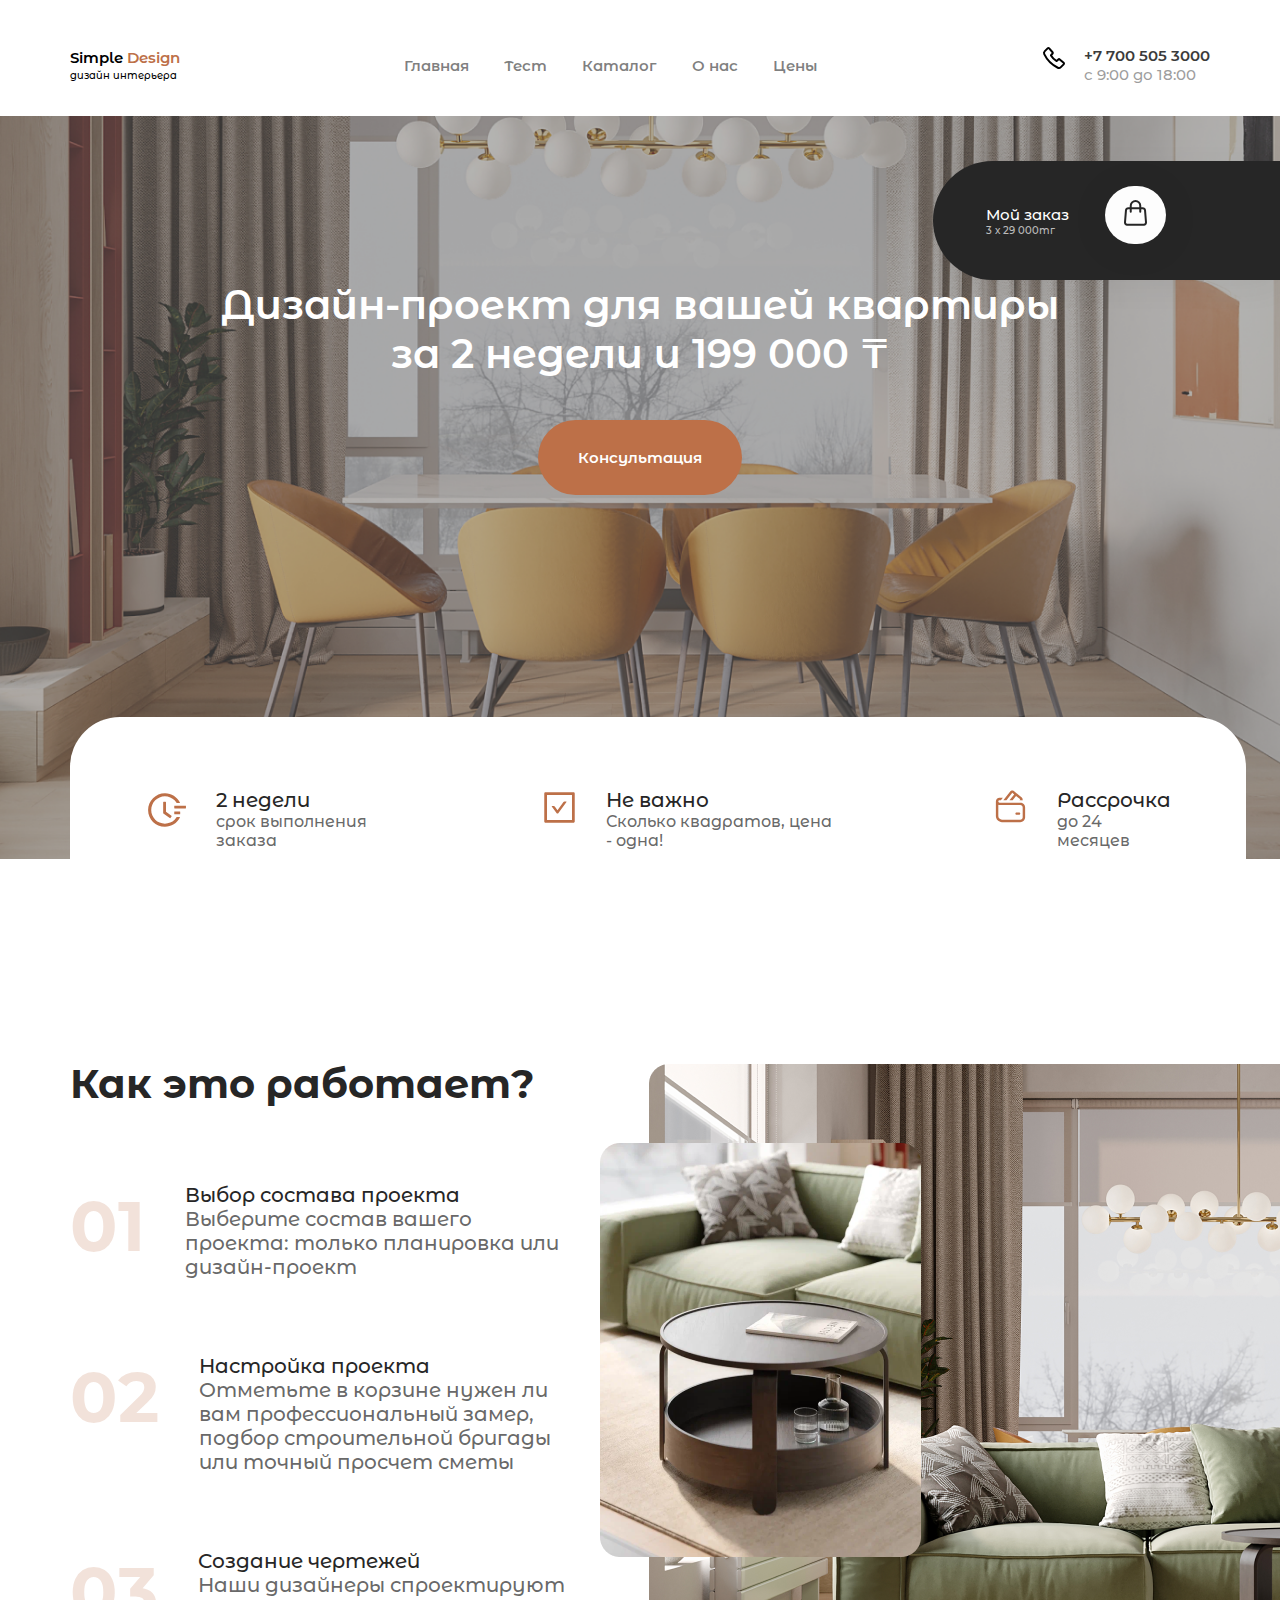
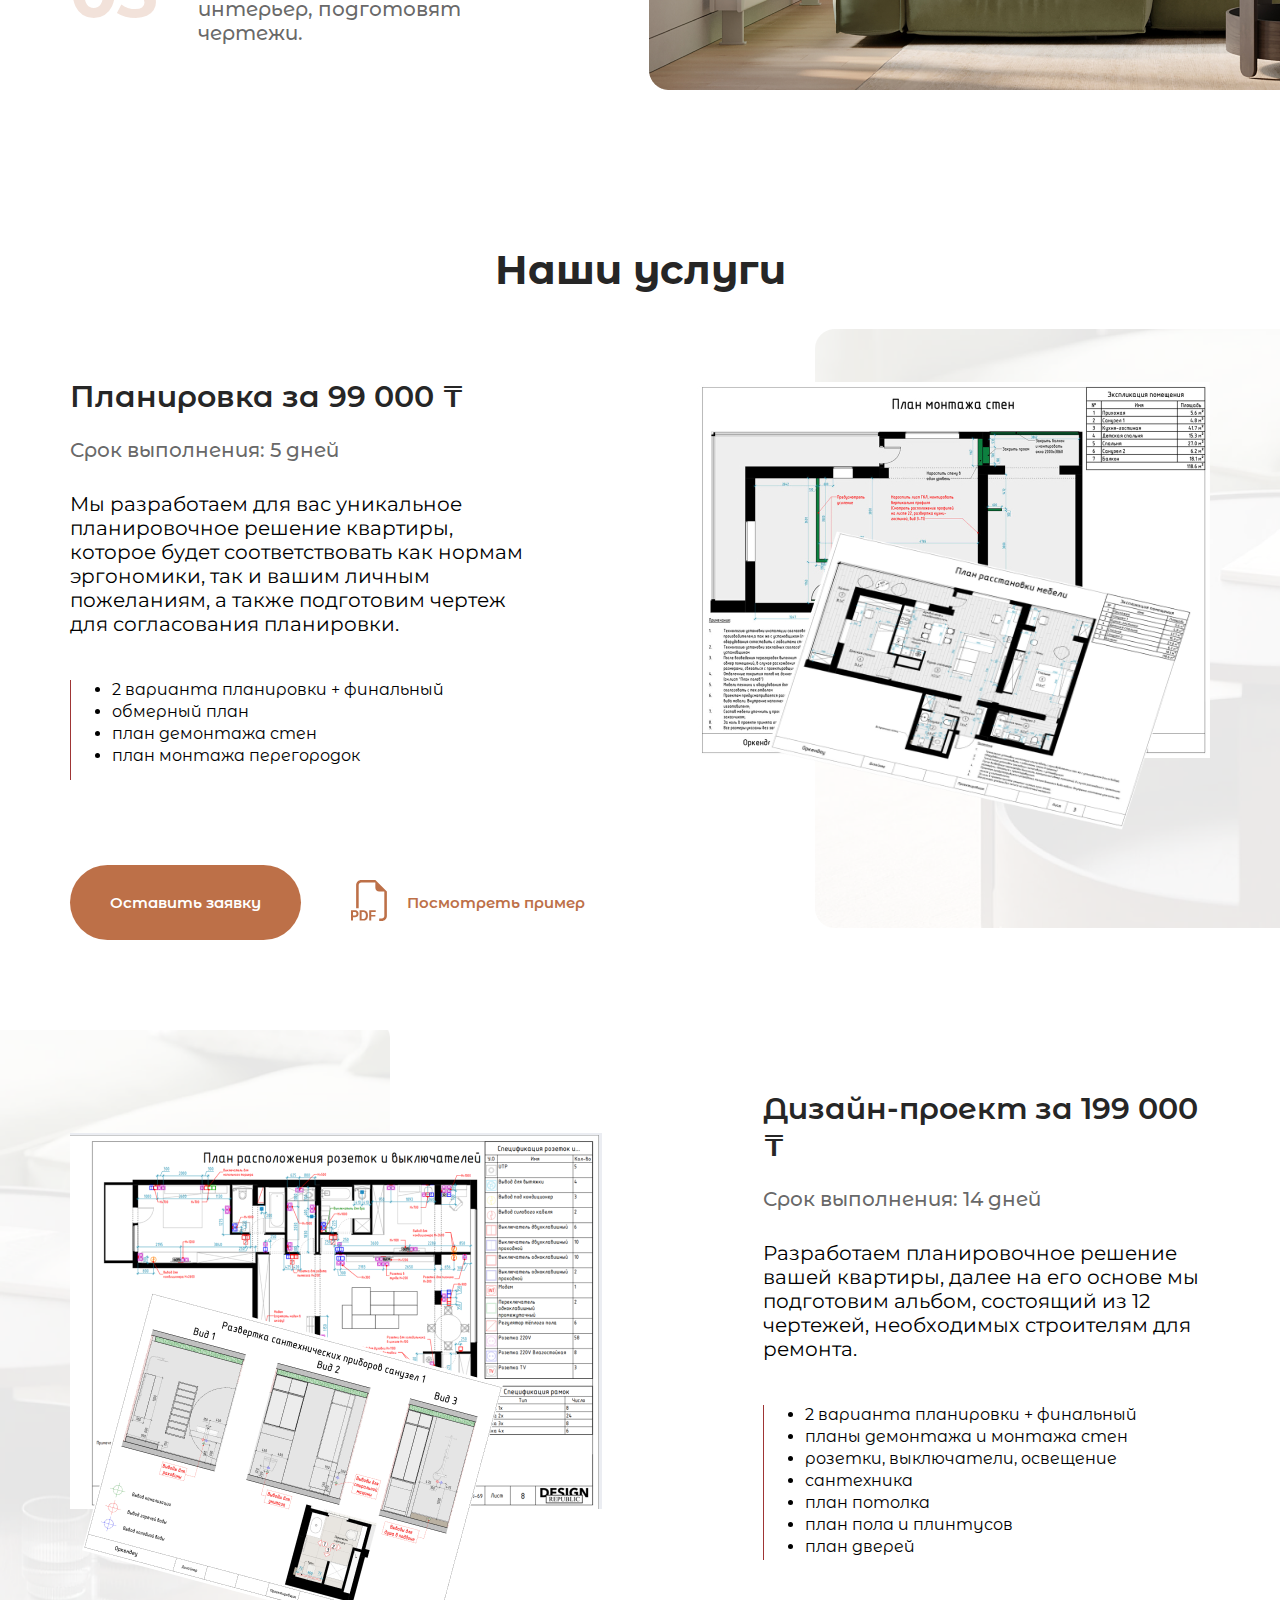
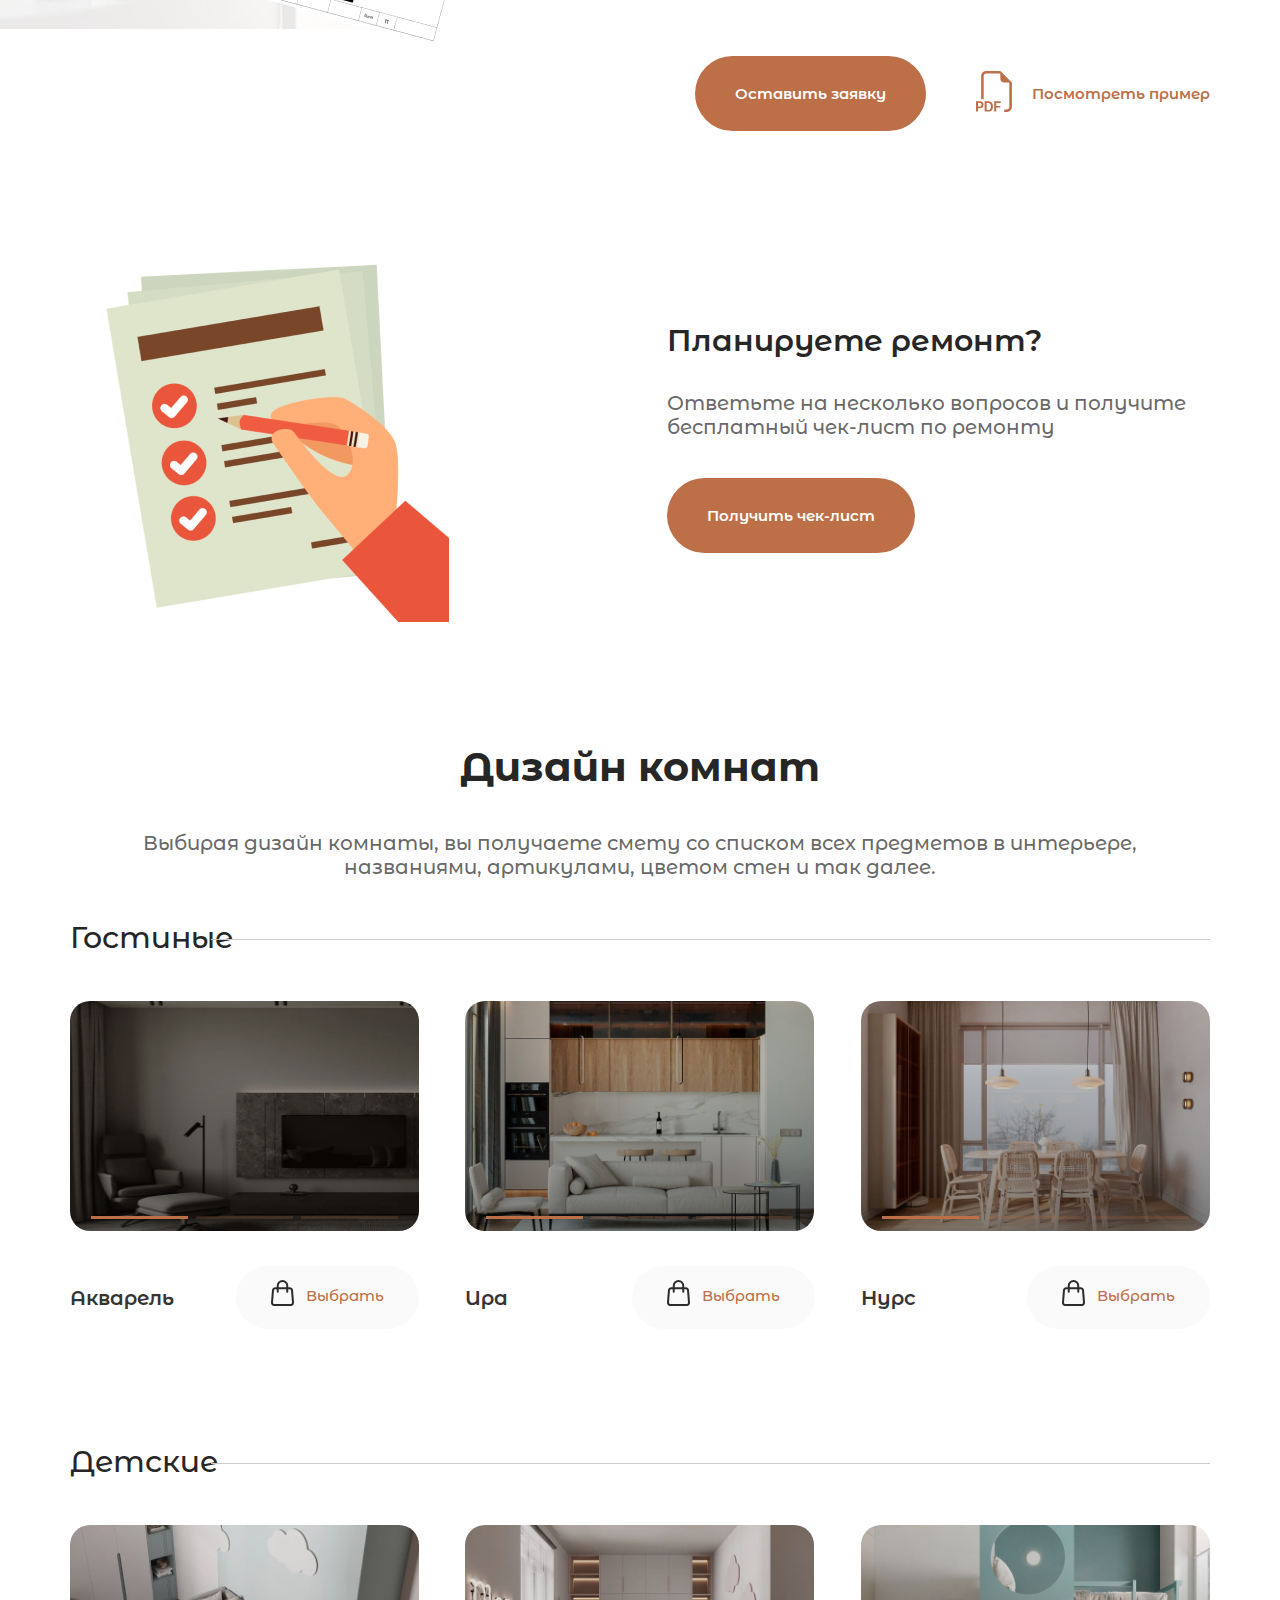
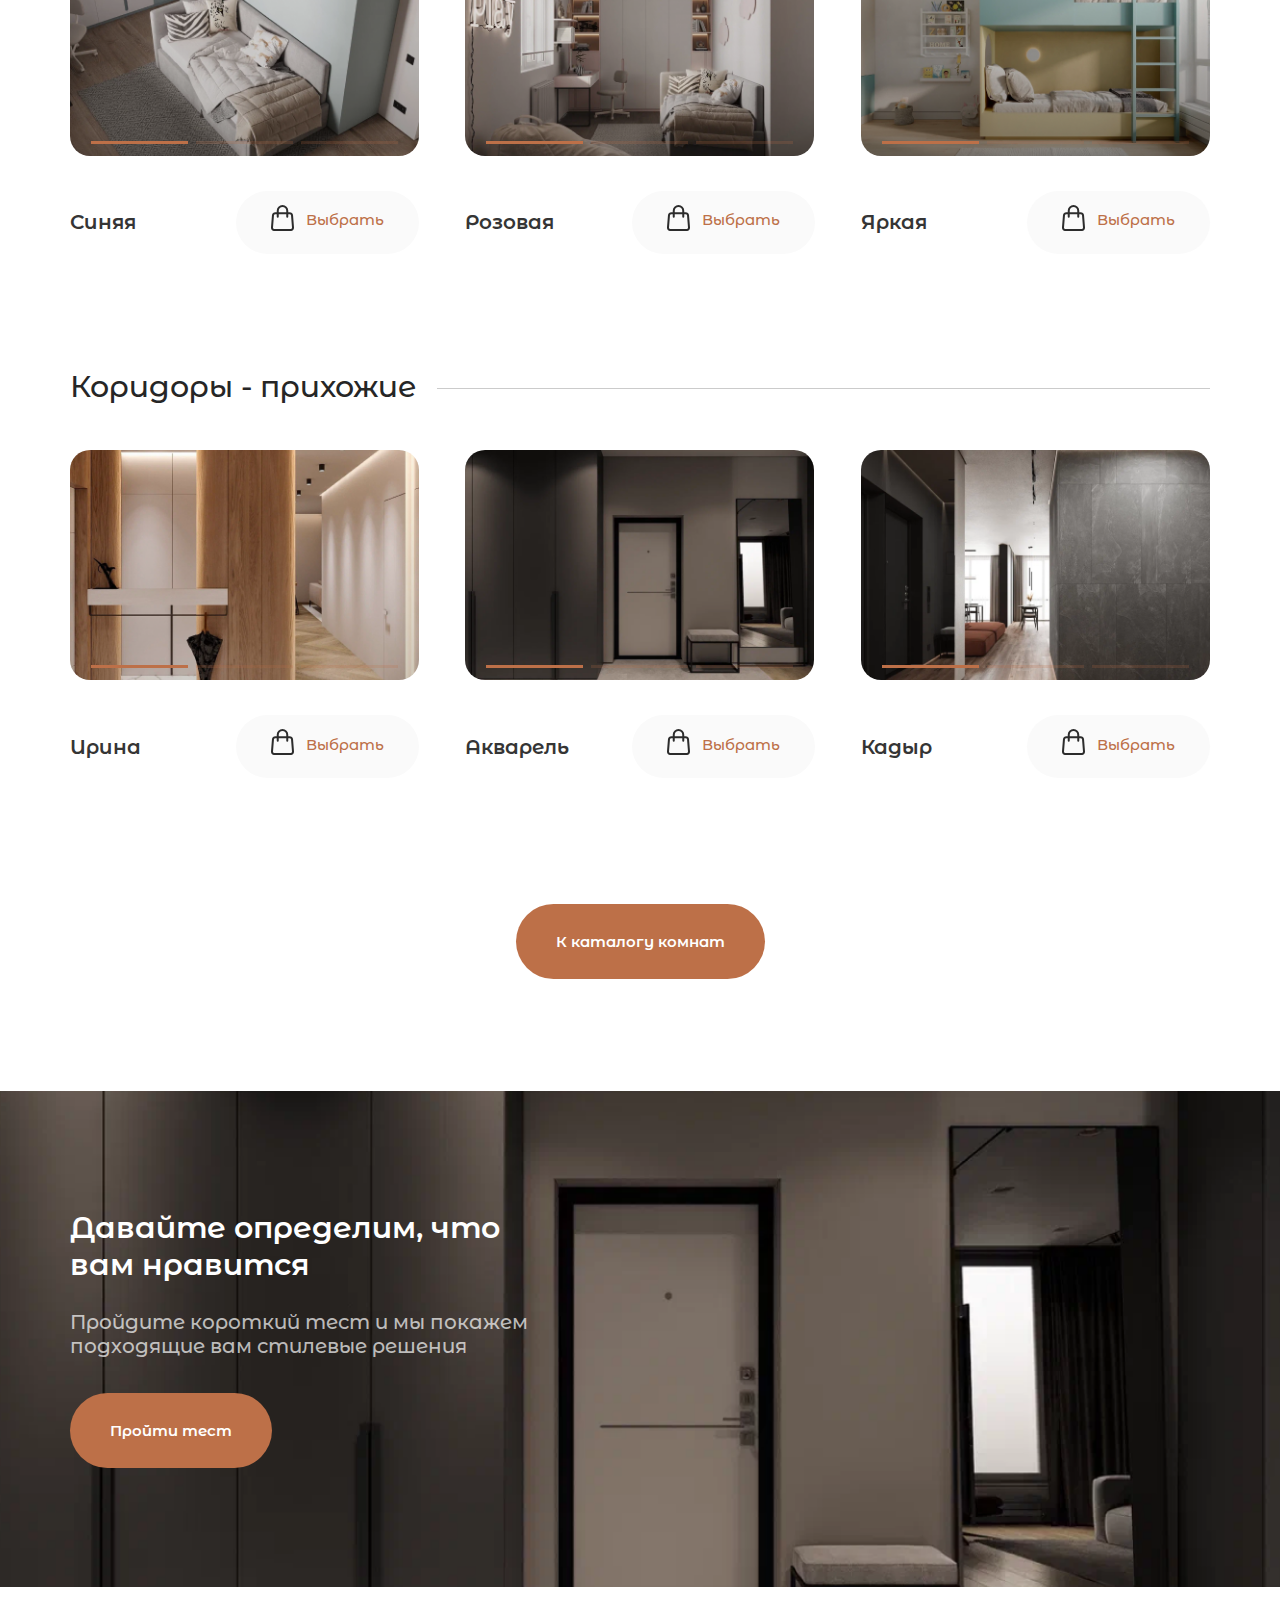
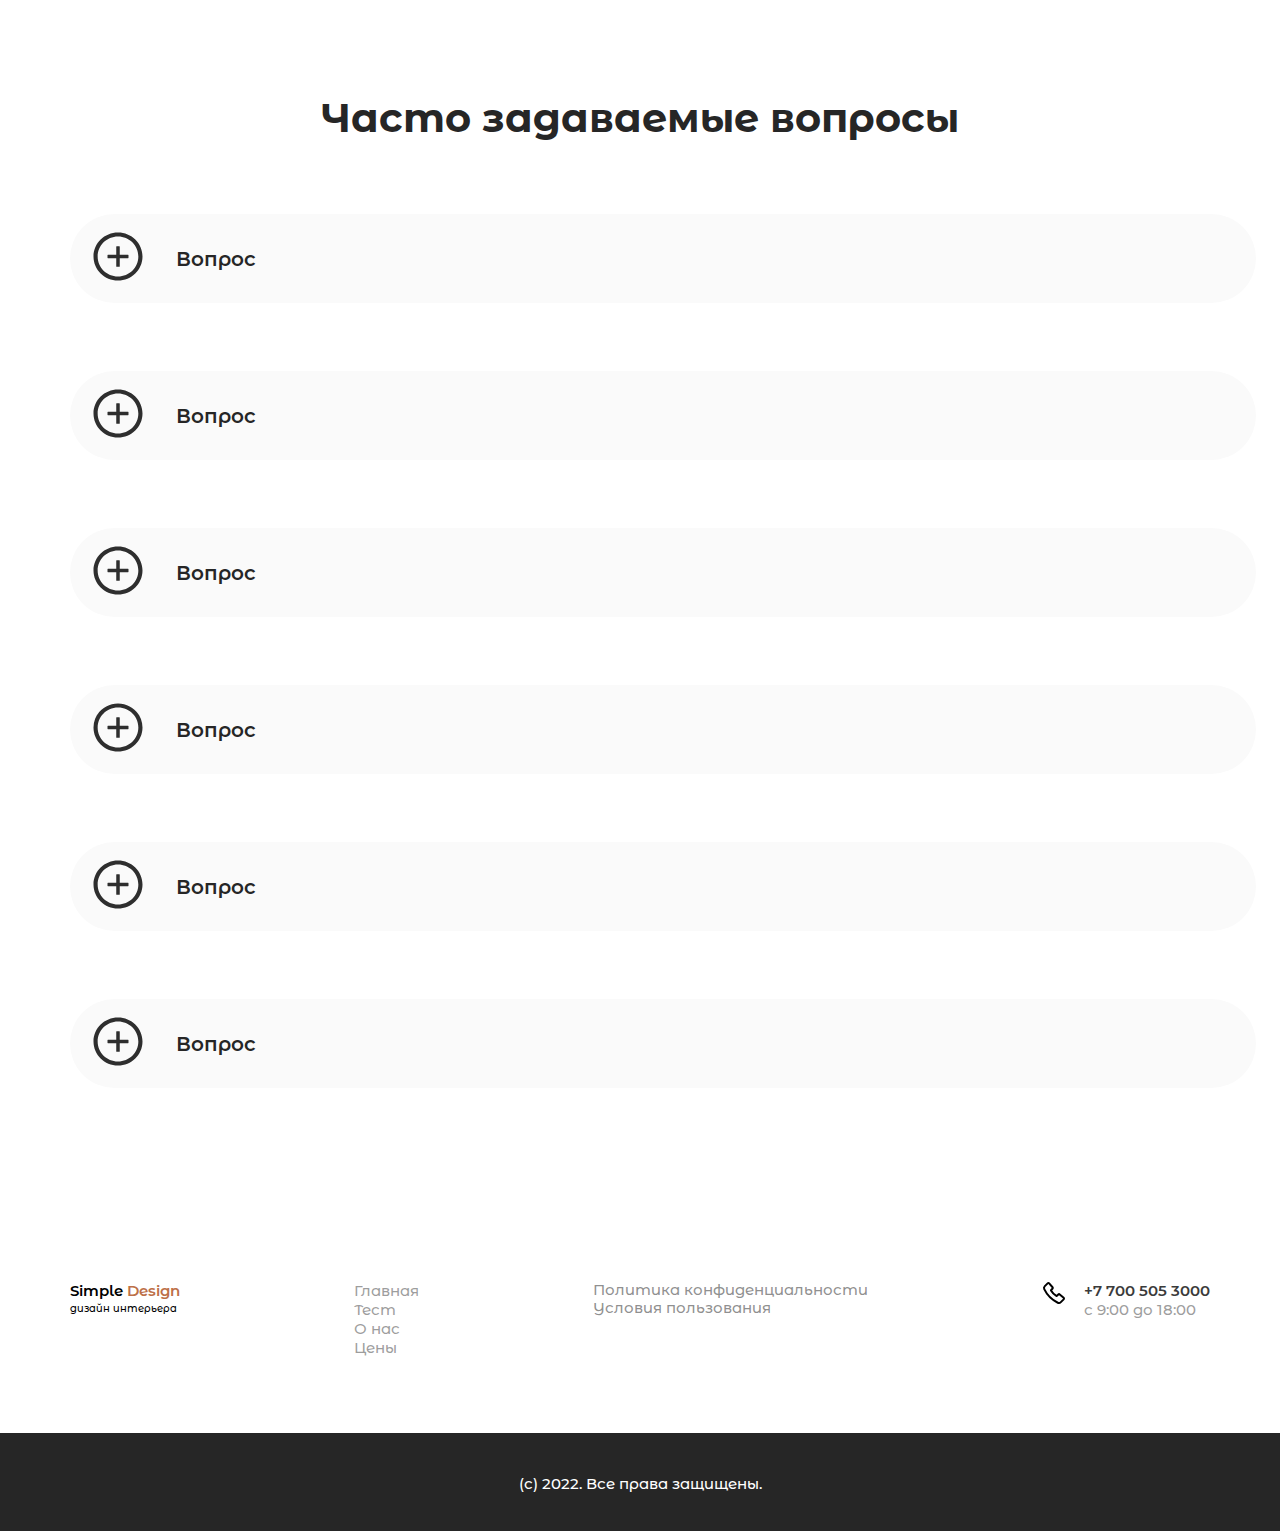
<file: index.html>
<!doctype html>
<html lang="en">
<head>
    <meta charset="UTF-8">
    <meta name="viewport"
          content="width=device-width, user-scalable=no, initial-scale=1.0, maximum-scale=1.0, minimum-scale=1.0">
    <meta http-equiv="X-UA-Compatible" content="ie=edge">
    <title>Simple Design</title>
    <link
            rel="stylesheet"
            href="https://cdn.jsdelivr.net/npm/swiper/swiper-bundle.min.css"
    />
    <link rel="stylesheet" href="src/css/style.css">
    <link rel="stylesheet" href="src/css/media.css">


</head>
<body>

<header class="header">
    <div class="container">
        <nav class="header__nav">
            <div class="header__title">
                <h1 class="header__title-title">Simple <span class="header-title_orange">Design</span></h1>
                <p class="header__title-subtitle">дизайн интерьера</p>
            </div>
            <ul class="header__links">
                <li><a href="./index.html" class="header__links-link">Главная</a></li>
                <li><a href="" class="header__links-link">Тест</a></li>
                <li><a href="./pages/catalog/index.html" class="header__links-link">Каталог</a></li>
                <li><a href="./pages/about/index.html" class="header__links-link">О нас</a></li>
                <li><a href="./pages/price/index.html" class="header__links-link">Цены</a></li>
            </ul>
            <div class="header__phone">
                <span>
                    <svg width="24" height="24" viewBox="0 0 24 24" fill="none" xmlns="http://www.w3.org/2000/svg">
<path d="M10.554 6.24L7.17099 2.335C6.78099 1.885 6.06599 1.887 5.61299 2.341L2.83099 5.128C2.00299 5.957 1.76599 7.188 2.24499 8.175C5.10661 14.1 9.88503 18.8851 15.806 21.755C16.792 22.234 18.022 21.997 18.85 21.168L21.658 18.355C22.113 17.9 22.114 17.181 21.66 16.791L17.74 13.426C17.33 13.074 16.693 13.12 16.282 13.532L14.918 14.898C14.8482 14.9712 14.7562 15.0194 14.6563 15.0353C14.5564 15.0512 14.4541 15.0339 14.365 14.986C12.1354 13.7021 10.286 11.8502 9.00499 9.619C8.95702 9.52975 8.93964 9.42723 8.95554 9.32716C8.97144 9.22708 9.01972 9.13499 9.09299 9.065L10.453 7.704C10.865 7.29 10.91 6.65 10.554 6.239V6.24Z" stroke="black" stroke-width="2" stroke-linecap="round" stroke-linejoin="round"/>
</svg>
</span>
                <div>
                <h2 class="header__phone-title">+7 700 505 3000</h2>
            <p class="header__phone-subtitle">с 9:00 до 18:00</p>
                </div>
                </div>
        </nav>
    </div>
</header>

<main>
    <section class="design">
        <div class="container">
            <h2 class="design-title">Дизайн-проект для вашей квартиры <br>
                за 2 недели и 199 000 ₸</h2>
            <div class="design__center">
                <button type="button" class="btn design-btn">Консультация</button>
            </div>
<div class="design__info">
    <div class="design__info__card">
         <span>
        <svg width="44" height="44" viewBox="0 0 44 44" fill="none" xmlns="http://www.w3.org/2000/svg">
<path d="M40.6055 17.7031H29.6055C29.4164 17.7031 29.2617 17.8578 29.2617 18.0469V20.1094C29.2617 20.2984 29.4164 20.4531 29.6055 20.4531H40.6055C40.7945 20.4531 40.9492 20.2984 40.9492 20.1094V18.0469C40.9492 17.8578 40.7945 17.7031 40.6055 17.7031ZM34.8476 23.5469H29.6055C29.4164 23.5469 29.2617 23.7016 29.2617 23.8906V25.9531C29.2617 26.1422 29.4164 26.2969 29.6055 26.2969H34.8476C35.0367 26.2969 35.1914 26.1422 35.1914 25.9531V23.8906C35.1914 23.7016 35.0367 23.5469 34.8476 23.5469ZM20.509 13.8574H18.6484C18.382 13.8574 18.1672 14.0723 18.1672 14.3387V24.9949C18.1672 25.1496 18.2402 25.2914 18.3648 25.3816L24.7629 30.048C24.9777 30.2027 25.2785 30.1598 25.4332 29.9449L26.5375 28.4367V28.4324C26.6922 28.2176 26.6449 27.9168 26.4301 27.7621L20.9859 23.8262V14.3387C20.9902 14.0723 20.7711 13.8574 20.509 13.8574Z" fill="#BD7048"/>
<path d="M34.5813 28.9566H32.0977C31.8571 28.9566 31.6293 29.0812 31.5004 29.2875C30.9547 30.1512 30.3188 30.9504 29.5883 31.6809C28.3293 32.9398 26.8641 33.9281 25.2356 34.6156C23.5469 35.3289 21.7551 35.6898 19.9074 35.6898C18.0555 35.6898 16.2637 35.3289 14.5793 34.6156C12.9508 33.9281 11.4856 32.9398 10.2266 31.6809C8.96761 30.4219 7.97933 28.9566 7.29183 27.3281C6.57854 25.6437 6.21761 23.8519 6.21761 22C6.21761 20.148 6.57854 18.3605 7.29183 16.6719C7.97933 15.0434 8.96761 13.5781 10.2266 12.3191C11.4856 11.0602 12.9508 10.0719 14.5793 9.38438C16.2637 8.6711 18.0598 8.31016 19.9074 8.31016C21.7594 8.31016 23.5512 8.6711 25.2356 9.38438C26.8641 10.0719 28.3293 11.0602 29.5883 12.3191C30.3188 13.0496 30.9547 13.8488 31.5004 14.7125C31.6293 14.9188 31.8571 15.0434 32.0977 15.0434H34.5813C34.8778 15.0434 35.0668 14.734 34.9336 14.4719C32.1321 8.89883 26.4516 5.27657 20.1094 5.20352C10.8239 5.0875 3.11097 12.6887 3.09378 21.9656C3.07659 31.2598 10.609 38.8008 19.9032 38.8008C26.327 38.8008 32.102 35.1656 34.9336 29.5281C35.0668 29.266 34.8735 28.9566 34.5813 28.9566Z" fill="#BD7048"/>
</svg>

    </span>
        <div>
            <h2 class="design__info-title">2 недели</h2>
            <p class="design__info-subtitle">срок выполнения заказа</p>
        </div>
       </div>
    <div class="design__info__card">
          <span>
        <svg width="39" height="39" viewBox="0 0 39 39" fill="none" xmlns="http://www.w3.org/2000/svg">
<path d="M16.495 25.0491C16.6071 25.2056 16.7549 25.3331 16.9261 25.421C17.0973 25.509 17.2871 25.5549 17.4795 25.5549C17.672 25.5549 17.8617 25.509 18.033 25.421C18.2042 25.3331 18.352 25.2056 18.4641 25.0491L26.485 13.928C26.6297 13.7262 26.485 13.4443 26.2374 13.4443H24.4512C24.0627 13.4443 23.6933 13.631 23.4647 13.9509L17.4814 22.2536L14.7697 18.4907C14.5412 18.1746 14.1756 17.9842 13.7833 17.9842H11.9971C11.7495 17.9842 11.6048 18.266 11.7495 18.4679L16.495 25.0491V25.0491Z" fill="#BD7048"/>
<path d="M33.5156 4.26562H5.48438C4.81025 4.26562 4.26562 4.81025 4.26562 5.48438V33.5156C4.26562 34.1897 4.81025 34.7344 5.48438 34.7344H33.5156C34.1897 34.7344 34.7344 34.1897 34.7344 33.5156V5.48438C34.7344 4.81025 34.1897 4.26562 33.5156 4.26562ZM31.9922 31.9922H7.00781V7.00781H31.9922V31.9922Z" fill="#BD7048"/>
</svg>


    </span>
        <div>
            <h2 class="design__info-title">Не важно</h2>
            <p class="design__info-subtitle">Сколько квадратов, цена - одна!</p>
        </div>
        </div>
    <div class="design__info__card">
         <span>
       <svg width="39" height="39" viewBox="0 0 39 39" fill="none" xmlns="http://www.w3.org/2000/svg">
<path d="M19.3879 3.34425C19.5891 3.09244 19.8383 2.88305 20.121 2.72819C20.4037 2.57333 20.7143 2.47609 21.0349 2.44208C21.3554 2.40808 21.6795 2.43799 21.9884 2.53009C22.2973 2.62219 22.5849 2.77464 22.8345 2.97862L30.7856 9.47212C31.2229 9.82914 31.5227 10.3269 31.6338 10.8803C31.745 11.4338 31.6605 12.0087 31.395 12.5068C30.6998 12.2944 29.9769 12.1867 29.25 12.1875H28.5187L29.2451 11.3587L25.0575 7.93893L21.6036 12.1899H18.4616L23.1684 6.39843L21.2916 4.86525L15.4464 12.1875H12.3264L19.3879 3.34425ZM25.5938 24.375C25.2705 24.375 24.9605 24.5034 24.732 24.732C24.5034 24.9605 24.375 25.2705 24.375 25.5937C24.375 25.917 24.5034 26.227 24.732 26.4555C24.9605 26.6841 25.2705 26.8125 25.5938 26.8125H28.0312C28.3545 26.8125 28.6645 26.6841 28.893 26.4555C29.1216 26.227 29.25 25.917 29.25 25.5937C29.25 25.2705 29.1216 24.9605 28.893 24.732C28.6645 24.5034 28.3545 24.375 28.0312 24.375H25.5938ZM7.3125 13.4062C7.3125 13.083 7.4409 12.773 7.66946 12.5445C7.89802 12.3159 8.20802 12.1875 8.53125 12.1875H9.89138L11.8292 9.75H8.53125C7.56155 9.75 6.63157 10.1352 5.94589 10.8209C5.26021 11.5066 4.875 12.4365 4.875 13.4062V28.0312C4.875 29.6474 5.51702 31.1974 6.65982 32.3402C7.80262 33.483 9.35259 34.125 10.9688 34.125H29.25C30.5429 34.125 31.7829 33.6114 32.6971 32.6971C33.6114 31.7829 34.125 30.5429 34.125 29.25V19.5C34.125 18.2071 33.6114 16.9671 32.6971 16.0529C31.7829 15.1386 30.5429 14.625 29.25 14.625H8.53125C8.20802 14.625 7.89802 14.4966 7.66946 14.268C7.4409 14.0395 7.3125 13.7295 7.3125 13.4062ZM7.3125 28.0312V16.8553C7.69275 16.9894 8.10469 17.0625 8.53125 17.0625H29.25C29.8965 17.0625 30.5165 17.3193 30.9736 17.7764C31.4307 18.2335 31.6875 18.8535 31.6875 19.5V29.25C31.6875 29.8965 31.4307 30.5164 30.9736 30.9736C30.5165 31.4307 29.8965 31.6875 29.25 31.6875H10.9688C9.99905 31.6875 9.06907 31.3023 8.38339 30.6166C7.69771 29.9309 7.3125 29.0009 7.3125 28.0312Z" fill="#BD7048"/>
</svg>


    </span>
        <div>
            <h2 class="design__info-title">Рассрочка</h2>
            <p class="design__info-subtitle">до 24 месяцев</p>
        </div>
    </div>

</div>

            <div class="design__order">
                <div class="design__order__margin">
                    <h2 class="design__order-title order">Мой заказ</h2>
                    <p class="design__order-subtitle">3 х 29 000тг</p>
                </div>
                <span class="design__order-icon">
                    <svg width="133" height="130" viewBox="0 0 133 130" fill="none" xmlns="http://www.w3.org/2000/svg">
<g filter="url(#filter0_d_0_1)">
<rect x="36" y="32" width="61" height="58" rx="29" fill="#FDFDFD"/>
</g>
<path d="M56.9622 56.3202C57.01 55.7244 57.2805 55.1684 57.7198 54.7631C58.1591 54.3577 58.735 54.1327 59.3327 54.1328H73.6673C74.265 54.1327 74.8409 54.3577 75.2802 54.7631C75.7195 55.1684 75.99 55.7244 76.0378 56.3202L76.9924 68.2082C77.0186 68.5354 76.9769 68.8644 76.8697 69.1747C76.7626 69.4849 76.5924 69.7696 76.3698 70.0108C76.1472 70.252 75.8772 70.4445 75.5765 70.5762C75.2759 70.7079 74.9513 70.776 74.6231 70.7761H58.3769C58.0487 70.776 57.7241 70.7079 57.4235 70.5762C57.1228 70.4445 56.8528 70.252 56.6302 70.0108C56.4076 69.7696 56.2374 69.4849 56.1303 69.1747C56.0231 68.8644 55.9814 68.5354 56.0076 68.2082L56.9622 56.3202V56.3202Z" stroke="#262626" stroke-width="2" stroke-linecap="round" stroke-linejoin="round"/>
<path d="M71.2552 57.6992V51.7552C71.2552 50.4941 70.7542 49.2845 69.8624 48.3928C68.9706 47.501 67.7611 47 66.5 47C65.2388 47 64.0293 47.501 63.1375 48.3928C62.2457 49.2845 61.7448 50.4941 61.7448 51.7552V57.6992" stroke="#262626" stroke-width="2" stroke-linecap="round" stroke-linejoin="round"/>
<defs>
<filter id="filter0_d_0_1" x="0" y="0" width="133" height="130" filterUnits="userSpaceOnUse" color-interpolation-filters="sRGB">
<feFlood flood-opacity="0" result="BackgroundImageFix"/>
<feColorMatrix in="SourceAlpha" type="matrix" values="0 0 0 0 0 0 0 0 0 0 0 0 0 0 0 0 0 0 127 0" result="hardAlpha"/>
<feOffset dy="4"/>
<feGaussianBlur stdDeviation="18"/>
<feComposite in2="hardAlpha" operator="out"/>
<feColorMatrix type="matrix" values="0 0 0 0 0 0 0 0 0 0 0 0 0 0 0 0 0 0 0.05 0"/>
<feBlend mode="normal" in2="BackgroundImageFix" result="effect1_dropShadow_0_1"/>
<feBlend mode="normal" in="SourceGraphic" in2="effect1_dropShadow_0_1" result="shape"/>
</filter>
</defs>
</svg>

                </span>
            </div>
        </div>
    </section>
    <section class="explain">
        <div class="container">
            <div class="explain__cards">
<div class="explain__left">
    <h2 class="explain__left-title">Как это работает?</h2>
    <div class="explain__left__card">
        <h2 class="explain__left__card-number">01</h2>
        <div>
            <p class="explain__left__card-title">Выбор состава проекта <br>
                <span class="explain__left__card_opacity">Выберите состав вашего <br> проекта: только планировка или <br> дизайн-проект</span></p>
        </div>
    </div>
    <div class="explain__left__card">
        <h2 class="explain__left__card-number">02</h2>
        <div>
            <p class="explain__left__card-title">Настройка проекта <br>
            <span class="explain__left__card_opacity">Отметьте в корзине нужен ли <br> вам профессиональный замер, <br> подбор строительной бригады <br> или точный просчет сметы</span></p>
        </div>
    </div>
    <div class="explain__left__card">
        <h2 class="explain__left__card-number">03</h2>
        <div>
            <p class="explain__left__card-title">Создание чертежей <br>
            <span class="explain__left__card_opacity">Наши дизайнеры спроектируют <br> интерьер, подготовят <br> чертежи.</span></p>
        </div>
    </div>
</div>
                <div class="explain__right">
                    <img class="explain-img" src="./src/images/explain/1.png" alt="">
                </div>
            </div>
        </div>
    </section>
    <section class="services">
        <div class="container">
            <h2 class="services-title">Наши услуги</h2>
            <div class="services__row">
                <div class="services__left">
                    <h2 class="services__left-title">Планировка за 99 000 ₸</h2>
                <p class="services__left-term">Срок выполнения: 5 дней</p>
<p class="services__left-info">Мы разработаем для вас уникальное планировочное решение квартиры, которое будет соответствовать как нормам эргономики, так и вашим личным пожеланиям, а также подготовим чертеж для согласования планировки. </p>
                <ul class="services__left__list">
                    <li class="services__left-item">2 варианта планировки + финальный</li>
                    <li class="services__left-item">обмерный план</li>
                    <li class="services__left-item">план демонтажа стен</li>
                    <li class="services__left-item">план монтажа перегородок</li>
                </ul>


                </div>
                <div class="services__right">
                    <img class="services__right-img1" src="./src/images/services/1.jpg" alt="">
                    <img class="services__right-img2" src="./src/images/services/2.png" alt="">
                </div>
            </div>
            <div class="services__left__row">
                <button class="btn">Оставить заявку</button>
                    <a class="services__left__row-example" href="">
                            <span>
                            <svg width="41" height="41" viewBox="0 0 41 41" fill="none" xmlns="http://www.w3.org/2000/svg">
<path fill-rule="evenodd" clip-rule="evenodd" d="M35.875 11.5312V35.875C35.875 37.2342 35.335 38.5378 34.3739 39.4989C33.4128 40.46 32.1092 41 30.75 41H28.1875V38.4375H30.75C31.4296 38.4375 32.0814 38.1675 32.562 37.687C33.0425 37.2064 33.3125 36.5546 33.3125 35.875V11.5312H28.1875C27.1681 11.5312 26.1904 11.1263 25.4696 10.4054C24.7487 9.6846 24.3438 8.70693 24.3438 7.6875V2.5625H10.25C9.57038 2.5625 8.9186 2.83248 8.43804 3.31304C7.95748 3.7936 7.6875 4.44538 7.6875 5.125V28.1875H5.125V5.125C5.125 3.76577 5.66495 2.4622 6.62608 1.50108C7.5872 0.539954 8.89077 0 10.25 0L24.3438 0L35.875 11.5312ZM4.1 30.3656H0V40.6131H2.02694V37.1742H4.08462C4.82006 37.1742 5.44531 37.0281 5.96037 36.7309C6.48056 36.4311 6.87775 36.0262 7.14681 35.5163C7.42609 34.9811 7.56787 34.385 7.55938 33.7814C7.55938 33.1408 7.42356 32.5617 7.1545 32.0466C6.88687 31.5346 6.47771 31.1103 5.97575 30.8243C5.46325 30.5168 4.84056 30.3656 4.1 30.3656ZM5.49656 33.7814C5.5058 34.1191 5.43095 34.4537 5.27875 34.7552C5.1422 35.0177 4.92966 35.2329 4.66888 35.3727C4.37057 35.5203 4.04061 35.5925 3.70794 35.5829H2.01925V31.98H3.7105C4.26912 31.98 4.70731 32.1338 5.0225 32.4438C5.33769 32.7564 5.49656 33.2023 5.49656 33.7814ZM8.61512 30.3656V40.6131H12.3564C13.3839 40.6131 14.2373 40.4081 14.9138 40.0058C15.5983 39.5962 16.1329 38.9771 16.4384 38.2402C16.7716 37.4714 16.9407 36.5438 16.9407 35.4624C16.9407 34.3862 16.7741 33.4688 16.4384 32.7077C16.1365 31.9793 15.6071 31.368 14.9291 30.9652C14.2526 30.5655 13.3942 30.3656 12.3538 30.3656H8.61512ZM10.6421 32.0184H12.0848C12.7203 32.0184 13.2379 32.1466 13.6453 32.4079C14.0682 32.6845 14.3873 33.0937 14.5524 33.5713C14.7549 34.0864 14.8548 34.7296 14.8548 35.5009C14.8628 36.012 14.8042 36.5219 14.6806 37.0179C14.5893 37.409 14.4183 37.7772 14.1783 38.0993C13.9554 38.3866 13.66 38.6095 13.3224 38.745C12.927 38.893 12.5069 38.9643 12.0848 38.9551H10.6421V32.0184ZM20.2335 36.5361V40.6131H18.2091V30.3656H24.7384V32.0389H20.2335V34.9012H24.3489V36.5361H20.2335Z" fill="#BD7048"/>
</svg>

                        </span>Посмотреть пример</a>
            </div>

            <div class="services__row services__bottom">
                <div class="services__bottom__left">
                    <img class="services__bottom__left-img1" src="./src/images/services/2%201.png" alt="">
                    <img class="services__bottom__left-img2" src="./src/images/services/2%202.png" alt="">
                </div>
                <div class="services__left">
                    <h2 class="services__left-title">Дизайн-проект за 199 000 ₸</h2>
                    <p class="services__left-term">Срок выполнения: 14 дней</p>
                    <p class="services__left-info">Разработаем планировочное решение вашей квартиры, далее на его основе мы подготовим альбом, состоящий из 12 чертежей, необходимых строителям для ремонта. </p>
                    <ul class="services__left__list services__list">
                        <li class="services__left-item">2 варианта планировки + финальный</li>
                        <li class="services__left-item">планы демонтажа и монтажа стен</li>
                        <li class="services__left-item">розетки, выключатели, освещение</li>
                        <li class="services__left-item">сантехника</li>
                        <li class="services__left-item">план потолка</li>
                        <li class="services__left-item">план пола и плинтусов</li>
                        <li class="services__left-item">план дверей</li>
                    </ul>


                </div>
            </div>
            <div class="services__bottom__left__row">
                <button class="btn">Оставить заявку</button>
                <a class="services__left__row-example" href="">
                            <span>
                            <svg width="41" height="41" viewBox="0 0 41 41" fill="none" xmlns="http://www.w3.org/2000/svg">
<path fill-rule="evenodd" clip-rule="evenodd" d="M35.875 11.5312V35.875C35.875 37.2342 35.335 38.5378 34.3739 39.4989C33.4128 40.46 32.1092 41 30.75 41H28.1875V38.4375H30.75C31.4296 38.4375 32.0814 38.1675 32.562 37.687C33.0425 37.2064 33.3125 36.5546 33.3125 35.875V11.5312H28.1875C27.1681 11.5312 26.1904 11.1263 25.4696 10.4054C24.7487 9.6846 24.3438 8.70693 24.3438 7.6875V2.5625H10.25C9.57038 2.5625 8.9186 2.83248 8.43804 3.31304C7.95748 3.7936 7.6875 4.44538 7.6875 5.125V28.1875H5.125V5.125C5.125 3.76577 5.66495 2.4622 6.62608 1.50108C7.5872 0.539954 8.89077 0 10.25 0L24.3438 0L35.875 11.5312ZM4.1 30.3656H0V40.6131H2.02694V37.1742H4.08462C4.82006 37.1742 5.44531 37.0281 5.96037 36.7309C6.48056 36.4311 6.87775 36.0262 7.14681 35.5163C7.42609 34.9811 7.56787 34.385 7.55938 33.7814C7.55938 33.1408 7.42356 32.5617 7.1545 32.0466C6.88687 31.5346 6.47771 31.1103 5.97575 30.8243C5.46325 30.5168 4.84056 30.3656 4.1 30.3656ZM5.49656 33.7814C5.5058 34.1191 5.43095 34.4537 5.27875 34.7552C5.1422 35.0177 4.92966 35.2329 4.66888 35.3727C4.37057 35.5203 4.04061 35.5925 3.70794 35.5829H2.01925V31.98H3.7105C4.26912 31.98 4.70731 32.1338 5.0225 32.4438C5.33769 32.7564 5.49656 33.2023 5.49656 33.7814ZM8.61512 30.3656V40.6131H12.3564C13.3839 40.6131 14.2373 40.4081 14.9138 40.0058C15.5983 39.5962 16.1329 38.9771 16.4384 38.2402C16.7716 37.4714 16.9407 36.5438 16.9407 35.4624C16.9407 34.3862 16.7741 33.4688 16.4384 32.7077C16.1365 31.9793 15.6071 31.368 14.9291 30.9652C14.2526 30.5655 13.3942 30.3656 12.3538 30.3656H8.61512ZM10.6421 32.0184H12.0848C12.7203 32.0184 13.2379 32.1466 13.6453 32.4079C14.0682 32.6845 14.3873 33.0937 14.5524 33.5713C14.7549 34.0864 14.8548 34.7296 14.8548 35.5009C14.8628 36.012 14.8042 36.5219 14.6806 37.0179C14.5893 37.409 14.4183 37.7772 14.1783 38.0993C13.9554 38.3866 13.66 38.6095 13.3224 38.745C12.927 38.893 12.5069 38.9643 12.0848 38.9551H10.6421V32.0184ZM20.2335 36.5361V40.6131H18.2091V30.3656H24.7384V32.0389H20.2335V34.9012H24.3489V36.5361H20.2335Z" fill="#BD7048"/>
</svg>

                        </span>Посмотреть пример</a>
            </div>
        </div>
    </section>
    <section class="renovation">
        <div class="container">
<div class="renovation__row">
    <img class="renovation__row-img" src="./src/images/renovation/1.png" alt="">
<div class="renovation__row__right">
    <h2 class="renovation__row__right-title">Планируете ремонт?</h2>
<p class="renovation__row__right-text">Ответьте на несколько вопросов и получите бесплатный чек-лист по ремонту</p>
    <button class="btn">Получить чек-лист</button>

</div>
</div>
        </div>
    </section>
    <section class="rooms">
        <div class="container">
<div class="rooms__center">
    <h2 class="rooms__center-title">Дизайн комнат</h2>
    <p class="rooms__center-subtitle">Выбирая дизайн комнаты, вы получаете смету со списком всех предметов в интерьере, <br>
        названиями, артикулами, цветом стен и так далее.</p>
</div>
            <div class="rooms__column">
<div class="rooms__row">
    <h2 class="rooms__row-title">Гостиные</h2>
    <div class="rooms__row__cards">
        <div class="rooms__row__card">
            <div class="swiper mySwiper swiper__rooms">
                <div class="swiper-wrapper">
                    <div class="swiper-slide">
                        <img class="rooms__row-img" src="./src/images/rooms/1-1.png" alt="">
                    </div>
                    <div class="swiper-slide">
                        <img class="rooms__row-img" src="./src/images/rooms/1-2.png" alt="">
                    </div>
                    <div class="swiper-slide">
                        <img class="rooms__row-img" src="./src/images/rooms/1-3.png" alt="">
                    </div>
                </div>
                <div class="swiper-pagination"></div>
            </div>
<div class="rooms__row__card__choose">
<h2 class="rooms__row__card__choose-title">Акварель</h2>
    <button type="button" class="choose-btn">
        <span>
            <svg width="23" height="26" viewBox="0 0 23 26" fill="none" xmlns="http://www.w3.org/2000/svg">
<path d="M1.96223 10.4082C2.01005 9.80676 2.28054 9.24557 2.71982 8.8364C3.15911 8.42722 3.73497 8.20007 4.3327 8.2002H18.6673C19.265 8.20007 19.8409 8.42722 20.2802 8.8364C20.7195 9.24557 20.99 9.80676 21.0378 10.4082L21.9924 22.4082C22.0186 22.7384 21.9769 23.0706 21.8697 23.3837C21.7626 23.6969 21.5924 23.9842 21.3698 24.2277C21.1472 24.4712 20.8772 24.6655 20.5765 24.7985C20.2759 24.9314 19.9513 25.0001 19.6231 25.0002H3.37691C3.0487 25.0001 2.72408 24.9314 2.42346 24.7985C2.12285 24.6655 1.85275 24.4712 1.63019 24.2277C1.40763 23.9842 1.23742 23.6969 1.13027 23.3837C1.02312 23.0706 0.981365 22.7384 1.00762 22.4082L1.96223 10.4082V10.4082Z" stroke="#2C2C2C" stroke-width="2" stroke-linecap="round" stroke-linejoin="round"/>
<path d="M16.2552 11.8V5.8C16.2552 4.52696 15.7542 3.30606 14.8624 2.40589C13.9706 1.50571 12.7611 1 11.5 1C10.2388 1 9.0293 1.50571 8.13752 2.40589C7.24575 3.30606 6.74475 4.52696 6.74475 5.8V11.8" stroke="#2C2C2C" stroke-width="2" stroke-linecap="round" stroke-linejoin="round"/>
</svg>
</span>
        Выбрать</button>
</div>
        </div>
        <div class="rooms__row__card">
            <div class="swiper mySwiper swiper__rooms">
                <div class="swiper-wrapper">
                    <div class="swiper-slide">
                        <img class="rooms__row-img" src="./src/images/rooms/1-2.png" alt="">
                    </div>
                    <div class="swiper-slide">
                        <img class="rooms__row-img" src="./src/images/rooms/1-1.png" alt="">
                    </div>
                    <div class="swiper-slide">
                        <img class="rooms__row-img" src="./src/images/rooms/1-3.png" alt="">
                    </div>
                </div>
                <div class="swiper-pagination"></div>
            </div>
<div class="rooms__row__card__choose">
<h2 class="rooms__row__card__choose-title">Ира</h2>
    <button class="choose-btn">
        <span>
            <svg width="23" height="26" viewBox="0 0 23 26" fill="none" xmlns="http://www.w3.org/2000/svg">
<path d="M1.96223 10.4082C2.01005 9.80676 2.28054 9.24557 2.71982 8.8364C3.15911 8.42722 3.73497 8.20007 4.3327 8.2002H18.6673C19.265 8.20007 19.8409 8.42722 20.2802 8.8364C20.7195 9.24557 20.99 9.80676 21.0378 10.4082L21.9924 22.4082C22.0186 22.7384 21.9769 23.0706 21.8697 23.3837C21.7626 23.6969 21.5924 23.9842 21.3698 24.2277C21.1472 24.4712 20.8772 24.6655 20.5765 24.7985C20.2759 24.9314 19.9513 25.0001 19.6231 25.0002H3.37691C3.0487 25.0001 2.72408 24.9314 2.42346 24.7985C2.12285 24.6655 1.85275 24.4712 1.63019 24.2277C1.40763 23.9842 1.23742 23.6969 1.13027 23.3837C1.02312 23.0706 0.981365 22.7384 1.00762 22.4082L1.96223 10.4082V10.4082Z" stroke="#2C2C2C" stroke-width="2" stroke-linecap="round" stroke-linejoin="round"/>
<path d="M16.2552 11.8V5.8C16.2552 4.52696 15.7542 3.30606 14.8624 2.40589C13.9706 1.50571 12.7611 1 11.5 1C10.2388 1 9.0293 1.50571 8.13752 2.40589C7.24575 3.30606 6.74475 4.52696 6.74475 5.8V11.8" stroke="#2C2C2C" stroke-width="2" stroke-linecap="round" stroke-linejoin="round"/>
</svg>
</span>
        Выбрать</button>
</div>
        </div>
        <div class="rooms__row__card">
            <div class="swiper mySwiper swiper__rooms">
                <div class="swiper-wrapper">
                    <div class="swiper-slide">
                        <img class="rooms__row-img" src="./src/images/rooms/1-3.png" alt="">
                    </div>
                    <div class="swiper-slide">
                        <img class="rooms__row-img" src="./src/images/rooms/1-2.png" alt="">
                    </div>
                    <div class="swiper-slide">
                        <img class="rooms__row-img" src="./src/images/rooms/1-1.png" alt="">
                    </div>
                </div>
                <div class="swiper-pagination"></div>
            </div>
<div class="rooms__row__card__choose">
<h2 class="rooms__row__card__choose-title">Нурс</h2>
    <button class="choose-btn">
        <span>
            <svg width="23" height="26" viewBox="0 0 23 26" fill="none" xmlns="http://www.w3.org/2000/svg">
<path d="M1.96223 10.4082C2.01005 9.80676 2.28054 9.24557 2.71982 8.8364C3.15911 8.42722 3.73497 8.20007 4.3327 8.2002H18.6673C19.265 8.20007 19.8409 8.42722 20.2802 8.8364C20.7195 9.24557 20.99 9.80676 21.0378 10.4082L21.9924 22.4082C22.0186 22.7384 21.9769 23.0706 21.8697 23.3837C21.7626 23.6969 21.5924 23.9842 21.3698 24.2277C21.1472 24.4712 20.8772 24.6655 20.5765 24.7985C20.2759 24.9314 19.9513 25.0001 19.6231 25.0002H3.37691C3.0487 25.0001 2.72408 24.9314 2.42346 24.7985C2.12285 24.6655 1.85275 24.4712 1.63019 24.2277C1.40763 23.9842 1.23742 23.6969 1.13027 23.3837C1.02312 23.0706 0.981365 22.7384 1.00762 22.4082L1.96223 10.4082V10.4082Z" stroke="#2C2C2C" stroke-width="2" stroke-linecap="round" stroke-linejoin="round"/>
<path d="M16.2552 11.8V5.8C16.2552 4.52696 15.7542 3.30606 14.8624 2.40589C13.9706 1.50571 12.7611 1 11.5 1C10.2388 1 9.0293 1.50571 8.13752 2.40589C7.24575 3.30606 6.74475 4.52696 6.74475 5.8V11.8" stroke="#2C2C2C" stroke-width="2" stroke-linecap="round" stroke-linejoin="round"/>
</svg>
</span>
        Выбрать</button>
</div>
        </div>


    </div>
</div>
                <div class="rooms__row">
    <h2 class="rooms__row-title">Детские</h2>
    <div class="rooms__row__cards">
        <div class="rooms__row__card">
            <div class="swiper mySwiper swiper__rooms">
                <div class="swiper-wrapper">
                    <div class="swiper-slide">
                        <img class="rooms__row-img" src="./src/images/rooms/2-1.png" alt="">
                    </div>
                    <div class="swiper-slide">
                        <img class="rooms__row-img" src="./src/images/rooms/2-2.png" alt="">
                    </div>
                    <div class="swiper-slide">
                        <img class="rooms__row-img" src="./src/images/rooms/2-3.png" alt="">
                    </div>
                </div>
                <div class="swiper-pagination"></div>
            </div>
<div class="rooms__row__card__choose">
<h2 class="rooms__row__card__choose-title">Синяя</h2>
    <button type="button" class="choose-btn">
        <span>
            <svg width="23" height="26" viewBox="0 0 23 26" fill="none" xmlns="http://www.w3.org/2000/svg">
<path d="M1.96223 10.4082C2.01005 9.80676 2.28054 9.24557 2.71982 8.8364C3.15911 8.42722 3.73497 8.20007 4.3327 8.2002H18.6673C19.265 8.20007 19.8409 8.42722 20.2802 8.8364C20.7195 9.24557 20.99 9.80676 21.0378 10.4082L21.9924 22.4082C22.0186 22.7384 21.9769 23.0706 21.8697 23.3837C21.7626 23.6969 21.5924 23.9842 21.3698 24.2277C21.1472 24.4712 20.8772 24.6655 20.5765 24.7985C20.2759 24.9314 19.9513 25.0001 19.6231 25.0002H3.37691C3.0487 25.0001 2.72408 24.9314 2.42346 24.7985C2.12285 24.6655 1.85275 24.4712 1.63019 24.2277C1.40763 23.9842 1.23742 23.6969 1.13027 23.3837C1.02312 23.0706 0.981365 22.7384 1.00762 22.4082L1.96223 10.4082V10.4082Z" stroke="#2C2C2C" stroke-width="2" stroke-linecap="round" stroke-linejoin="round"/>
<path d="M16.2552 11.8V5.8C16.2552 4.52696 15.7542 3.30606 14.8624 2.40589C13.9706 1.50571 12.7611 1 11.5 1C10.2388 1 9.0293 1.50571 8.13752 2.40589C7.24575 3.30606 6.74475 4.52696 6.74475 5.8V11.8" stroke="#2C2C2C" stroke-width="2" stroke-linecap="round" stroke-linejoin="round"/>
</svg>
</span>
        Выбрать</button>
</div>
        </div>
        <div class="rooms__row__card">
            <div class="swiper mySwiper swiper__rooms">
                <div class="swiper-wrapper">
                    <div class="swiper-slide">
                        <img class="rooms__row-img" src="./src/images/rooms/2-2.png" alt="">
                    </div>
                    <div class="swiper-slide">
                        <img class="rooms__row-img" src="./src/images/rooms/2-1.png" alt="">
                    </div>
                    <div class="swiper-slide">
                        <img class="rooms__row-img" src="./src/images/rooms/2-3.png" alt="">
                    </div>
                </div>
                <div class="swiper-pagination"></div>
            </div>
<div class="rooms__row__card__choose">
<h2 class="rooms__row__card__choose-title">Розовая</h2>
    <button class="choose-btn">
        <span>
            <svg width="23" height="26" viewBox="0 0 23 26" fill="none" xmlns="http://www.w3.org/2000/svg">
<path d="M1.96223 10.4082C2.01005 9.80676 2.28054 9.24557 2.71982 8.8364C3.15911 8.42722 3.73497 8.20007 4.3327 8.2002H18.6673C19.265 8.20007 19.8409 8.42722 20.2802 8.8364C20.7195 9.24557 20.99 9.80676 21.0378 10.4082L21.9924 22.4082C22.0186 22.7384 21.9769 23.0706 21.8697 23.3837C21.7626 23.6969 21.5924 23.9842 21.3698 24.2277C21.1472 24.4712 20.8772 24.6655 20.5765 24.7985C20.2759 24.9314 19.9513 25.0001 19.6231 25.0002H3.37691C3.0487 25.0001 2.72408 24.9314 2.42346 24.7985C2.12285 24.6655 1.85275 24.4712 1.63019 24.2277C1.40763 23.9842 1.23742 23.6969 1.13027 23.3837C1.02312 23.0706 0.981365 22.7384 1.00762 22.4082L1.96223 10.4082V10.4082Z" stroke="#2C2C2C" stroke-width="2" stroke-linecap="round" stroke-linejoin="round"/>
<path d="M16.2552 11.8V5.8C16.2552 4.52696 15.7542 3.30606 14.8624 2.40589C13.9706 1.50571 12.7611 1 11.5 1C10.2388 1 9.0293 1.50571 8.13752 2.40589C7.24575 3.30606 6.74475 4.52696 6.74475 5.8V11.8" stroke="#2C2C2C" stroke-width="2" stroke-linecap="round" stroke-linejoin="round"/>
</svg>
</span>
        Выбрать</button>
</div>
        </div>
        <div class="rooms__row__card">
            <div class="swiper mySwiper swiper__rooms">
                <div class="swiper-wrapper">
                    <div class="swiper-slide">
                        <img class="rooms__row-img" src="./src/images/rooms/2-3.png" alt="">
                    </div>
                    <div class="swiper-slide">
                        <img class="rooms__row-img" src="./src/images/rooms/2-2.png" alt="">
                    </div>
                    <div class="swiper-slide">
                        <img class="rooms__row-img" src="./src/images/rooms/2-1.png" alt="">
                    </div>
                </div>
                <div class="swiper-pagination"></div>
            </div>
<div class="rooms__row__card__choose">
<h2 class="rooms__row__card__choose-title">Яркая</h2>
    <button class="choose-btn">
        <span>
            <svg width="23" height="26" viewBox="0 0 23 26" fill="none" xmlns="http://www.w3.org/2000/svg">
<path d="M1.96223 10.4082C2.01005 9.80676 2.28054 9.24557 2.71982 8.8364C3.15911 8.42722 3.73497 8.20007 4.3327 8.2002H18.6673C19.265 8.20007 19.8409 8.42722 20.2802 8.8364C20.7195 9.24557 20.99 9.80676 21.0378 10.4082L21.9924 22.4082C22.0186 22.7384 21.9769 23.0706 21.8697 23.3837C21.7626 23.6969 21.5924 23.9842 21.3698 24.2277C21.1472 24.4712 20.8772 24.6655 20.5765 24.7985C20.2759 24.9314 19.9513 25.0001 19.6231 25.0002H3.37691C3.0487 25.0001 2.72408 24.9314 2.42346 24.7985C2.12285 24.6655 1.85275 24.4712 1.63019 24.2277C1.40763 23.9842 1.23742 23.6969 1.13027 23.3837C1.02312 23.0706 0.981365 22.7384 1.00762 22.4082L1.96223 10.4082V10.4082Z" stroke="#2C2C2C" stroke-width="2" stroke-linecap="round" stroke-linejoin="round"/>
<path d="M16.2552 11.8V5.8C16.2552 4.52696 15.7542 3.30606 14.8624 2.40589C13.9706 1.50571 12.7611 1 11.5 1C10.2388 1 9.0293 1.50571 8.13752 2.40589C7.24575 3.30606 6.74475 4.52696 6.74475 5.8V11.8" stroke="#2C2C2C" stroke-width="2" stroke-linecap="round" stroke-linejoin="round"/>
</svg>
</span>
        Выбрать</button>
</div>
        </div>


    </div>
</div>
                <div class="rooms__row">
    <h2 class="rooms__row-title3">Коридоры - прихожие</h2>
    <div class="rooms__row__cards">
        <div class="rooms__row__card">
            <div class="swiper mySwiper swiper__rooms">
                <div class="swiper-wrapper">
                    <div class="swiper-slide">
                        <img class="rooms__row-img" src="./src/images/rooms/3-1.png" alt="">
                    </div>
                    <div class="swiper-slide">
                        <img class="rooms__row-img" src="./src/images/rooms/3-2.png" alt="">
                    </div>
                    <div class="swiper-slide">
                        <img class="rooms__row-img" src="./src/images/rooms/3-3.png" alt="">
                    </div>
                </div>
                <div class="swiper-pagination"></div>
            </div>
<div class="rooms__row__card__choose">
<h2 class="rooms__row__card__choose-title">Ирина</h2>
    <button type="button" class="choose-btn">
        <span>
            <svg width="23" height="26" viewBox="0 0 23 26" fill="none" xmlns="http://www.w3.org/2000/svg">
<path d="M1.96223 10.4082C2.01005 9.80676 2.28054 9.24557 2.71982 8.8364C3.15911 8.42722 3.73497 8.20007 4.3327 8.2002H18.6673C19.265 8.20007 19.8409 8.42722 20.2802 8.8364C20.7195 9.24557 20.99 9.80676 21.0378 10.4082L21.9924 22.4082C22.0186 22.7384 21.9769 23.0706 21.8697 23.3837C21.7626 23.6969 21.5924 23.9842 21.3698 24.2277C21.1472 24.4712 20.8772 24.6655 20.5765 24.7985C20.2759 24.9314 19.9513 25.0001 19.6231 25.0002H3.37691C3.0487 25.0001 2.72408 24.9314 2.42346 24.7985C2.12285 24.6655 1.85275 24.4712 1.63019 24.2277C1.40763 23.9842 1.23742 23.6969 1.13027 23.3837C1.02312 23.0706 0.981365 22.7384 1.00762 22.4082L1.96223 10.4082V10.4082Z" stroke="#2C2C2C" stroke-width="2" stroke-linecap="round" stroke-linejoin="round"/>
<path d="M16.2552 11.8V5.8C16.2552 4.52696 15.7542 3.30606 14.8624 2.40589C13.9706 1.50571 12.7611 1 11.5 1C10.2388 1 9.0293 1.50571 8.13752 2.40589C7.24575 3.30606 6.74475 4.52696 6.74475 5.8V11.8" stroke="#2C2C2C" stroke-width="2" stroke-linecap="round" stroke-linejoin="round"/>
</svg>
</span>
        Выбрать</button>
</div>
        </div>
        <div class="rooms__row__card">
            <div class="swiper mySwiper swiper__rooms">
                <div class="swiper-wrapper">
                    <div class="swiper-slide">
                        <img class="rooms__row-img" src="./src/images/rooms/3-2.png" alt="">
                    </div>
                    <div class="swiper-slide">
                        <img class="rooms__row-img" src="./src/images/rooms/3-1.png" alt="">
                    </div>
                    <div class="swiper-slide">
                        <img class="rooms__row-img" src="./src/images/rooms/3-3.png" alt="">
                    </div>
                </div>
                <div class="swiper-pagination"></div>
            </div>
<div class="rooms__row__card__choose">
<h2 class="rooms__row__card__choose-title">Акварель</h2>
    <button class="choose-btn">
        <span>
            <svg width="23" height="26" viewBox="0 0 23 26" fill="none" xmlns="http://www.w3.org/2000/svg">
<path d="M1.96223 10.4082C2.01005 9.80676 2.28054 9.24557 2.71982 8.8364C3.15911 8.42722 3.73497 8.20007 4.3327 8.2002H18.6673C19.265 8.20007 19.8409 8.42722 20.2802 8.8364C20.7195 9.24557 20.99 9.80676 21.0378 10.4082L21.9924 22.4082C22.0186 22.7384 21.9769 23.0706 21.8697 23.3837C21.7626 23.6969 21.5924 23.9842 21.3698 24.2277C21.1472 24.4712 20.8772 24.6655 20.5765 24.7985C20.2759 24.9314 19.9513 25.0001 19.6231 25.0002H3.37691C3.0487 25.0001 2.72408 24.9314 2.42346 24.7985C2.12285 24.6655 1.85275 24.4712 1.63019 24.2277C1.40763 23.9842 1.23742 23.6969 1.13027 23.3837C1.02312 23.0706 0.981365 22.7384 1.00762 22.4082L1.96223 10.4082V10.4082Z" stroke="#2C2C2C" stroke-width="2" stroke-linecap="round" stroke-linejoin="round"/>
<path d="M16.2552 11.8V5.8C16.2552 4.52696 15.7542 3.30606 14.8624 2.40589C13.9706 1.50571 12.7611 1 11.5 1C10.2388 1 9.0293 1.50571 8.13752 2.40589C7.24575 3.30606 6.74475 4.52696 6.74475 5.8V11.8" stroke="#2C2C2C" stroke-width="2" stroke-linecap="round" stroke-linejoin="round"/>
</svg>
</span>
        Выбрать</button>
</div>
        </div>
        <div class="rooms__row__card">
            <div class="swiper mySwiper swiper__rooms">
                <div class="swiper-wrapper">
                    <div class="swiper-slide">
                        <img class="rooms__row-img" src="./src/images/rooms/3-3.png" alt="">
                    </div>
                    <div class="swiper-slide">
                        <img class="rooms__row-img" src="./src/images/rooms/3-2.png" alt="">
                    </div>
                    <div class="swiper-slide">
                        <img class="rooms__row-img" src="./src/images/rooms/3-1.png" alt="">
                    </div>
                </div>
                <div class="swiper-pagination"></div>
            </div>
<div class="rooms__row__card__choose">
<h2 class="rooms__row__card__choose-title">Кадыр</h2>
    <button class="choose-btn">
        <span>
            <svg width="23" height="26" viewBox="0 0 23 26" fill="none" xmlns="http://www.w3.org/2000/svg">
<path d="M1.96223 10.4082C2.01005 9.80676 2.28054 9.24557 2.71982 8.8364C3.15911 8.42722 3.73497 8.20007 4.3327 8.2002H18.6673C19.265 8.20007 19.8409 8.42722 20.2802 8.8364C20.7195 9.24557 20.99 9.80676 21.0378 10.4082L21.9924 22.4082C22.0186 22.7384 21.9769 23.0706 21.8697 23.3837C21.7626 23.6969 21.5924 23.9842 21.3698 24.2277C21.1472 24.4712 20.8772 24.6655 20.5765 24.7985C20.2759 24.9314 19.9513 25.0001 19.6231 25.0002H3.37691C3.0487 25.0001 2.72408 24.9314 2.42346 24.7985C2.12285 24.6655 1.85275 24.4712 1.63019 24.2277C1.40763 23.9842 1.23742 23.6969 1.13027 23.3837C1.02312 23.0706 0.981365 22.7384 1.00762 22.4082L1.96223 10.4082V10.4082Z" stroke="#2C2C2C" stroke-width="2" stroke-linecap="round" stroke-linejoin="round"/>
<path d="M16.2552 11.8V5.8C16.2552 4.52696 15.7542 3.30606 14.8624 2.40589C13.9706 1.50571 12.7611 1 11.5 1C10.2388 1 9.0293 1.50571 8.13752 2.40589C7.24575 3.30606 6.74475 4.52696 6.74475 5.8V11.8" stroke="#2C2C2C" stroke-width="2" stroke-linecap="round" stroke-linejoin="round"/>
</svg>
</span>
        Выбрать</button>
</div>
        </div>


    </div>
</div>
            </div>
            <div class="rooms__btn">
                <a href="./pages/catalog/index.html">
                    <button type="button" class="btn">К каталогу комнат</button>
                </a>

            </div>

        </div>
    </section>
    <section class="test">
        <div class="container">
            <h2 class="test-title">Давайте определим, что <br> вам нравится</h2>
            <p class="test-subtitle">Пройдите короткий тест и мы покажем <br> подходящие вам стилевые решения</p>
            <button class="btn">Пройти тест</button>
        </div>
    </section>
    <section class="questions">
        <div class="container">
            <h2 class="questions-title">Часто задаваемые вопросы</h2>
<div class="accordion">
    <span class="questions-span">
        <svg width="56" height="55" viewBox="0 0 56 55" fill="none" xmlns="http://www.w3.org/2000/svg">
<path d="M38.0625 25.7812H29.75V17.6172C29.75 17.3809 29.5531 17.1875 29.3125 17.1875H26.6875C26.4469 17.1875 26.25 17.3809 26.25 17.6172V25.7812H17.9375C17.6969 25.7812 17.5 25.9746 17.5 26.2109V28.7891C17.5 29.0254 17.6969 29.2188 17.9375 29.2188H26.25V37.3828C26.25 37.6191 26.4469 37.8125 26.6875 37.8125H29.3125C29.5531 37.8125 29.75 37.6191 29.75 37.3828V29.2188H38.0625C38.3031 29.2188 38.5 29.0254 38.5 28.7891V26.2109C38.5 25.9746 38.3031 25.7812 38.0625 25.7812Z" fill="#2E2E2E"/>
<path d="M28 3.4375C14.4703 3.4375 3.5 14.2119 3.5 27.5C3.5 40.7881 14.4703 51.5625 28 51.5625C41.5297 51.5625 52.5 40.7881 52.5 27.5C52.5 14.2119 41.5297 3.4375 28 3.4375ZM28 47.4805C16.7672 47.4805 7.65625 38.5322 7.65625 27.5C7.65625 16.4678 16.7672 7.51953 28 7.51953C39.2328 7.51953 48.3438 16.4678 48.3438 27.5C48.3438 38.5322 39.2328 47.4805 28 47.4805Z" fill="#2E2E2E"/>
</svg>

    </span>
    <p class="questions__accordion-title">Вопрос</p></div>
            <div class="content">Lorem ipsum dolor sit amet, consectetur adipiscing elit. Malesuada nibh at ornare turpis sit lacus, in viverra volutpat. Id sed quam consectetur condimentum tellus pellentesque a, convallis metus. Hac dui sit cursus ac id aliquet. A convallis suspendisse in nulla risus, senectus vitae. Condimentum in aliquet egestas aliquam at eu. Id bibendum iaculis netus ipsum quis amet lectus nisi mattis. Sit porttitor a vulputate aliquam elementum, odio lacus.</div>
<div class="accordion">
    <span class="questions-span">
        <svg width="56" height="55" viewBox="0 0 56 55" fill="none" xmlns="http://www.w3.org/2000/svg">
<path d="M38.0625 25.7812H29.75V17.6172C29.75 17.3809 29.5531 17.1875 29.3125 17.1875H26.6875C26.4469 17.1875 26.25 17.3809 26.25 17.6172V25.7812H17.9375C17.6969 25.7812 17.5 25.9746 17.5 26.2109V28.7891C17.5 29.0254 17.6969 29.2188 17.9375 29.2188H26.25V37.3828C26.25 37.6191 26.4469 37.8125 26.6875 37.8125H29.3125C29.5531 37.8125 29.75 37.6191 29.75 37.3828V29.2188H38.0625C38.3031 29.2188 38.5 29.0254 38.5 28.7891V26.2109C38.5 25.9746 38.3031 25.7812 38.0625 25.7812Z" fill="#2E2E2E"/>
<path d="M28 3.4375C14.4703 3.4375 3.5 14.2119 3.5 27.5C3.5 40.7881 14.4703 51.5625 28 51.5625C41.5297 51.5625 52.5 40.7881 52.5 27.5C52.5 14.2119 41.5297 3.4375 28 3.4375ZM28 47.4805C16.7672 47.4805 7.65625 38.5322 7.65625 27.5C7.65625 16.4678 16.7672 7.51953 28 7.51953C39.2328 7.51953 48.3438 16.4678 48.3438 27.5C48.3438 38.5322 39.2328 47.4805 28 47.4805Z" fill="#2E2E2E"/>
</svg>

    </span>
    <p class="questions__accordion-title">Вопрос</p></div>
            <div class="content">Lorem ipsum dolor sit amet, consectetur adipiscing elit. Malesuada nibh at ornare turpis sit lacus, in viverra volutpat. Id sed quam consectetur condimentum tellus pellentesque a, convallis metus. Hac dui sit cursus ac id aliquet. A convallis suspendisse in nulla risus, senectus vitae. Condimentum in aliquet egestas aliquam at eu. Id bibendum iaculis netus ipsum quis amet lectus nisi mattis. Sit porttitor a vulputate aliquam elementum, odio lacus.</div>
<div class="accordion">
    <span>
        <svg width="56" height="55" viewBox="0 0 56 55" fill="none" xmlns="http://www.w3.org/2000/svg">
<path d="M38.0625 25.7812H29.75V17.6172C29.75 17.3809 29.5531 17.1875 29.3125 17.1875H26.6875C26.4469 17.1875 26.25 17.3809 26.25 17.6172V25.7812H17.9375C17.6969 25.7812 17.5 25.9746 17.5 26.2109V28.7891C17.5 29.0254 17.6969 29.2188 17.9375 29.2188H26.25V37.3828C26.25 37.6191 26.4469 37.8125 26.6875 37.8125H29.3125C29.5531 37.8125 29.75 37.6191 29.75 37.3828V29.2188H38.0625C38.3031 29.2188 38.5 29.0254 38.5 28.7891V26.2109C38.5 25.9746 38.3031 25.7812 38.0625 25.7812Z" fill="#2E2E2E"/>
<path d="M28 3.4375C14.4703 3.4375 3.5 14.2119 3.5 27.5C3.5 40.7881 14.4703 51.5625 28 51.5625C41.5297 51.5625 52.5 40.7881 52.5 27.5C52.5 14.2119 41.5297 3.4375 28 3.4375ZM28 47.4805C16.7672 47.4805 7.65625 38.5322 7.65625 27.5C7.65625 16.4678 16.7672 7.51953 28 7.51953C39.2328 7.51953 48.3438 16.4678 48.3438 27.5C48.3438 38.5322 39.2328 47.4805 28 47.4805Z" fill="#2E2E2E"/>
</svg>

    </span>
    <p class="questions__accordion-title">Вопрос</p></div>
            <div class="content">Lorem ipsum dolor sit amet, consectetur adipiscing elit. Malesuada nibh at ornare turpis sit lacus, in viverra volutpat. Id sed quam consectetur condimentum tellus pellentesque a, convallis metus. Hac dui sit cursus ac id aliquet. A convallis suspendisse in nulla risus, senectus vitae. Condimentum in aliquet egestas aliquam at eu. Id bibendum iaculis netus ipsum quis amet lectus nisi mattis. Sit porttitor a vulputate aliquam elementum, odio lacus.</div>
<div class="accordion">
    <span>
        <svg width="56" height="55" viewBox="0 0 56 55" fill="none" xmlns="http://www.w3.org/2000/svg">
<path d="M38.0625 25.7812H29.75V17.6172C29.75 17.3809 29.5531 17.1875 29.3125 17.1875H26.6875C26.4469 17.1875 26.25 17.3809 26.25 17.6172V25.7812H17.9375C17.6969 25.7812 17.5 25.9746 17.5 26.2109V28.7891C17.5 29.0254 17.6969 29.2188 17.9375 29.2188H26.25V37.3828C26.25 37.6191 26.4469 37.8125 26.6875 37.8125H29.3125C29.5531 37.8125 29.75 37.6191 29.75 37.3828V29.2188H38.0625C38.3031 29.2188 38.5 29.0254 38.5 28.7891V26.2109C38.5 25.9746 38.3031 25.7812 38.0625 25.7812Z" fill="#2E2E2E"/>
<path d="M28 3.4375C14.4703 3.4375 3.5 14.2119 3.5 27.5C3.5 40.7881 14.4703 51.5625 28 51.5625C41.5297 51.5625 52.5 40.7881 52.5 27.5C52.5 14.2119 41.5297 3.4375 28 3.4375ZM28 47.4805C16.7672 47.4805 7.65625 38.5322 7.65625 27.5C7.65625 16.4678 16.7672 7.51953 28 7.51953C39.2328 7.51953 48.3438 16.4678 48.3438 27.5C48.3438 38.5322 39.2328 47.4805 28 47.4805Z" fill="#2E2E2E"/>
</svg>

    </span>
    <p class="questions__accordion-title">Вопрос</p></div>
            <div class="content">Lorem ipsum dolor sit amet, consectetur adipiscing elit. Malesuada nibh at ornare turpis sit lacus, in viverra volutpat. Id sed quam consectetur condimentum tellus pellentesque a, convallis metus. Hac dui sit cursus ac id aliquet. A convallis suspendisse in nulla risus, senectus vitae. Condimentum in aliquet egestas aliquam at eu. Id bibendum iaculis netus ipsum quis amet lectus nisi mattis. Sit porttitor a vulputate aliquam elementum, odio lacus.</div>
<div class="accordion">
    <span>
        <svg width="56" height="55" viewBox="0 0 56 55" fill="none" xmlns="http://www.w3.org/2000/svg">
<path d="M38.0625 25.7812H29.75V17.6172C29.75 17.3809 29.5531 17.1875 29.3125 17.1875H26.6875C26.4469 17.1875 26.25 17.3809 26.25 17.6172V25.7812H17.9375C17.6969 25.7812 17.5 25.9746 17.5 26.2109V28.7891C17.5 29.0254 17.6969 29.2188 17.9375 29.2188H26.25V37.3828C26.25 37.6191 26.4469 37.8125 26.6875 37.8125H29.3125C29.5531 37.8125 29.75 37.6191 29.75 37.3828V29.2188H38.0625C38.3031 29.2188 38.5 29.0254 38.5 28.7891V26.2109C38.5 25.9746 38.3031 25.7812 38.0625 25.7812Z" fill="#2E2E2E"/>
<path d="M28 3.4375C14.4703 3.4375 3.5 14.2119 3.5 27.5C3.5 40.7881 14.4703 51.5625 28 51.5625C41.5297 51.5625 52.5 40.7881 52.5 27.5C52.5 14.2119 41.5297 3.4375 28 3.4375ZM28 47.4805C16.7672 47.4805 7.65625 38.5322 7.65625 27.5C7.65625 16.4678 16.7672 7.51953 28 7.51953C39.2328 7.51953 48.3438 16.4678 48.3438 27.5C48.3438 38.5322 39.2328 47.4805 28 47.4805Z" fill="#2E2E2E"/>
</svg>

    </span>
    <p class="questions__accordion-title">Вопрос</p></div>
            <div class="content">Lorem ipsum dolor sit amet, consectetur adipiscing elit. Malesuada nibh at ornare turpis sit lacus, in viverra volutpat. Id sed quam consectetur condimentum tellus pellentesque a, convallis metus. Hac dui sit cursus ac id aliquet. A convallis suspendisse in nulla risus, senectus vitae. Condimentum in aliquet egestas aliquam at eu. Id bibendum iaculis netus ipsum quis amet lectus nisi mattis. Sit porttitor a vulputate aliquam elementum, odio lacus.</div>
<div class="accordion">
    <span>
        <svg width="56" height="55" viewBox="0 0 56 55" fill="none" xmlns="http://www.w3.org/2000/svg">
<path d="M38.0625 25.7812H29.75V17.6172C29.75 17.3809 29.5531 17.1875 29.3125 17.1875H26.6875C26.4469 17.1875 26.25 17.3809 26.25 17.6172V25.7812H17.9375C17.6969 25.7812 17.5 25.9746 17.5 26.2109V28.7891C17.5 29.0254 17.6969 29.2188 17.9375 29.2188H26.25V37.3828C26.25 37.6191 26.4469 37.8125 26.6875 37.8125H29.3125C29.5531 37.8125 29.75 37.6191 29.75 37.3828V29.2188H38.0625C38.3031 29.2188 38.5 29.0254 38.5 28.7891V26.2109C38.5 25.9746 38.3031 25.7812 38.0625 25.7812Z" fill="#2E2E2E"/>
<path d="M28 3.4375C14.4703 3.4375 3.5 14.2119 3.5 27.5C3.5 40.7881 14.4703 51.5625 28 51.5625C41.5297 51.5625 52.5 40.7881 52.5 27.5C52.5 14.2119 41.5297 3.4375 28 3.4375ZM28 47.4805C16.7672 47.4805 7.65625 38.5322 7.65625 27.5C7.65625 16.4678 16.7672 7.51953 28 7.51953C39.2328 7.51953 48.3438 16.4678 48.3438 27.5C48.3438 38.5322 39.2328 47.4805 28 47.4805Z" fill="#2E2E2E"/>
</svg>

    </span>
    <p class="questions__accordion-title">Вопрос</p></div>
            <div class="content">Lorem ipsum dolor sit amet, consectetur adipiscing elit. Malesuada nibh at ornare turpis sit lacus, in viverra volutpat. Id sed quam consectetur condimentum tellus pellentesque a, convallis metus. Hac dui sit cursus ac id aliquet. A convallis suspendisse in nulla risus, senectus vitae. Condimentum in aliquet egestas aliquam at eu. Id bibendum iaculis netus ipsum quis amet lectus nisi mattis. Sit porttitor a vulputate aliquam elementum, odio lacus.</div>
        </div>
    </section>
</main>

<footer class="footer">
    <div class="container">
        <div class="footer__top">
            <div class="footer__top__title">
                <h1 class="footer__top__title-title">Simple <span class="footer-title_orange">Design</span></h1>
                <p class="footer__top__title-subtitle">дизайн интерьера</p>
            </div>
            <ul>
                <li><a class="footer__top-item" href="./index.html">Главная</a></li>
                <li><a class="footer__top-item" href="">Тест</a></li>
                <li><a class="footer__top-item" href="./pages/about/index.html">О нас</a></li>
                <li><a class="footer__top-item" href="./pages/price/index.html">Цены</a></li>
            </ul>
            <a class="footer__top-link" href="">Политика конфиденциальности <br>
                Условия пользования</a>
            <div class="footer__top__phone">
                <span>
                    <svg width="24" height="24" viewBox="0 0 24 24" fill="none" xmlns="http://www.w3.org/2000/svg">
<path d="M10.554 6.24L7.17099 2.335C6.78099 1.885 6.06599 1.887 5.61299 2.341L2.83099 5.128C2.00299 5.957 1.76599 7.188 2.24499 8.175C5.10661 14.1 9.88503 18.8851 15.806 21.755C16.792 22.234 18.022 21.997 18.85 21.168L21.658 18.355C22.113 17.9 22.114 17.181 21.66 16.791L17.74 13.426C17.33 13.074 16.693 13.12 16.282 13.532L14.918 14.898C14.8482 14.9712 14.7562 15.0194 14.6563 15.0353C14.5564 15.0512 14.4541 15.0339 14.365 14.986C12.1354 13.7021 10.286 11.8502 9.00499 9.619C8.95702 9.52975 8.93964 9.42723 8.95554 9.32716C8.97144 9.22708 9.01972 9.13499 9.09299 9.065L10.453 7.704C10.865 7.29 10.91 6.65 10.554 6.239V6.24Z" stroke="black" stroke-width="2" stroke-linecap="round" stroke-linejoin="round"/>
</svg>
</span>
                <div>
                    <h2 class="footer__top__phone-title">+7 700 505 3000</h2>
                    <p class="footer__top__phone-subtitle">с 9:00 до 18:00</p>
                </div>
            </div>
        </div>

    </div>
    <div class="footer__bottom">
        <h2 class="footer__bottom-title">(с) 2022. Все права защищены.</h2>
    </div>
</footer>

<div class="my-order">
    <div class="my-order__column">
        <p class="my-order-exit">Закрыть</p>
        <h2 class="my-order-title">Выбранные комнаты:</h2>
        <div class="my-order__row">
            <img class="my-order__row-img" src="./src/images/my-order/1.png" alt="">
            <p class="my-order-text">Гостиная [40 000 тг]: Акварель (<span class="orange">удалить</span> / изменить)</p>
        </div>
        <div class="my-order__row">
            <img class="my-order__row-img" src="./src/images/my-order/1.png" alt="">
            <p class="my-order-text">Спальня [40 000 тг]: Нурл Су (<span class="orange">удалить</span> / изменить)</p>
        </div>
        <div class="my-order__row">
            <img class="my-order__row-img" src="./src/images/my-order/1.png" alt="">
            <p class="my-order-text">Санузел [20 000 тг]: Акварель (<span class="orange">удалить</span> / изменить)</p>
        </div>
<div class="my-order__btn">
    <button type="button" class="btn my-order-btn">Перейти к выбору услуг >></button>
</div>

    </div>

</div>

<script src="https://cdn.jsdelivr.net/npm/swiper/swiper-bundle.min.js"></script>
<script src="src/js/rooms-swiper.js"></script>
<script src="src/js/main.js"></script>

<script>if(!window._teletypeWidget){window._teletypeWidget = window._teletypeWidget || {};!function(){var t = document.getElementsByTagName("app-teletype-root");if (t.length > 0 && _teletypeWidget.init)return;var d = new Date().getTime();var n = document.createElement("script"),c = document.getElementsByTagName("script")[0];n.id = "teletype-widget-embed",n.src = "https://widget.teletype.app/init.js?_=" + d,n.async = !0,n.setAttribute("data-embed-version", "0.1");c.parentNode.insertBefore(n, c);}();document.addEventListener("teletype.ready", function(){console.log("Teletype ready")});window.teletypeExternalId = "_xN2i349vQ02iMJxqURPZgaabaBGNLaRZRBeKpzFKvBWb11AixeuxyCDuVP3Ndn0";}</script>

</body>
</html>
</file>
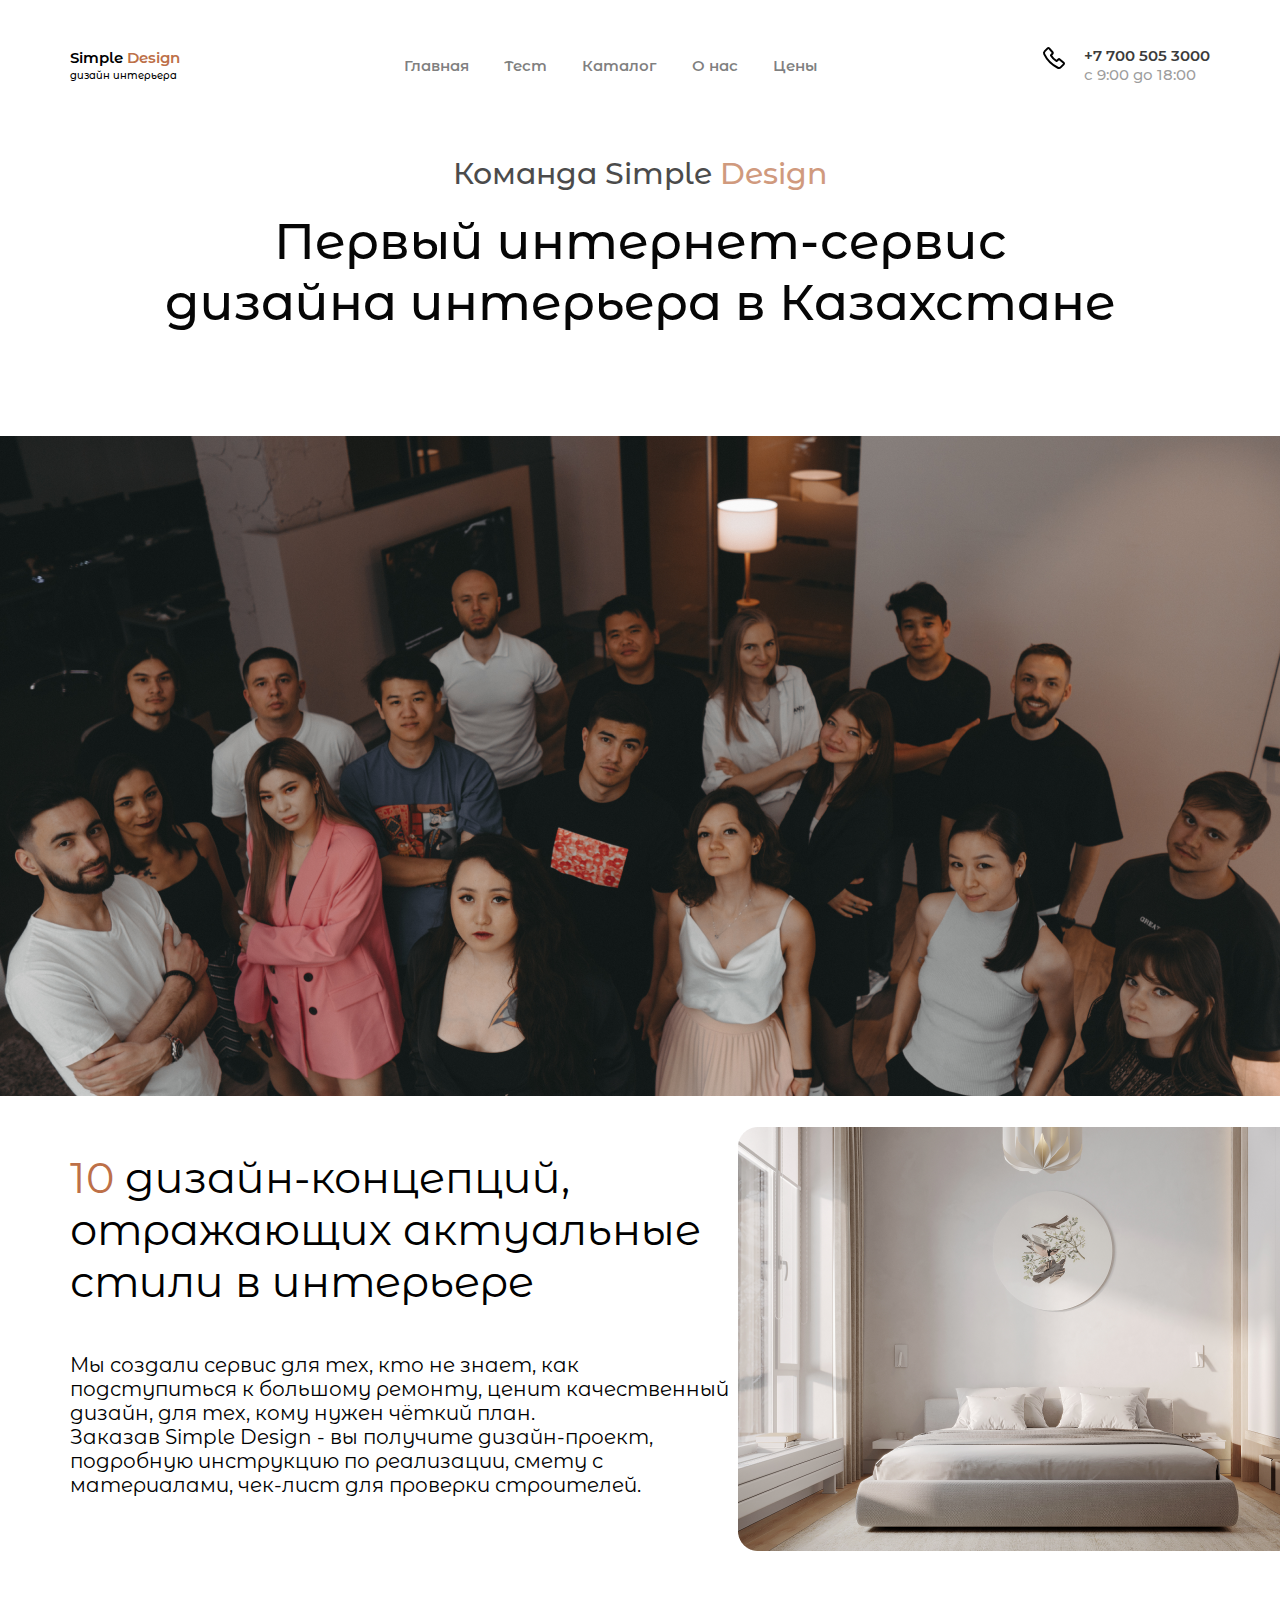
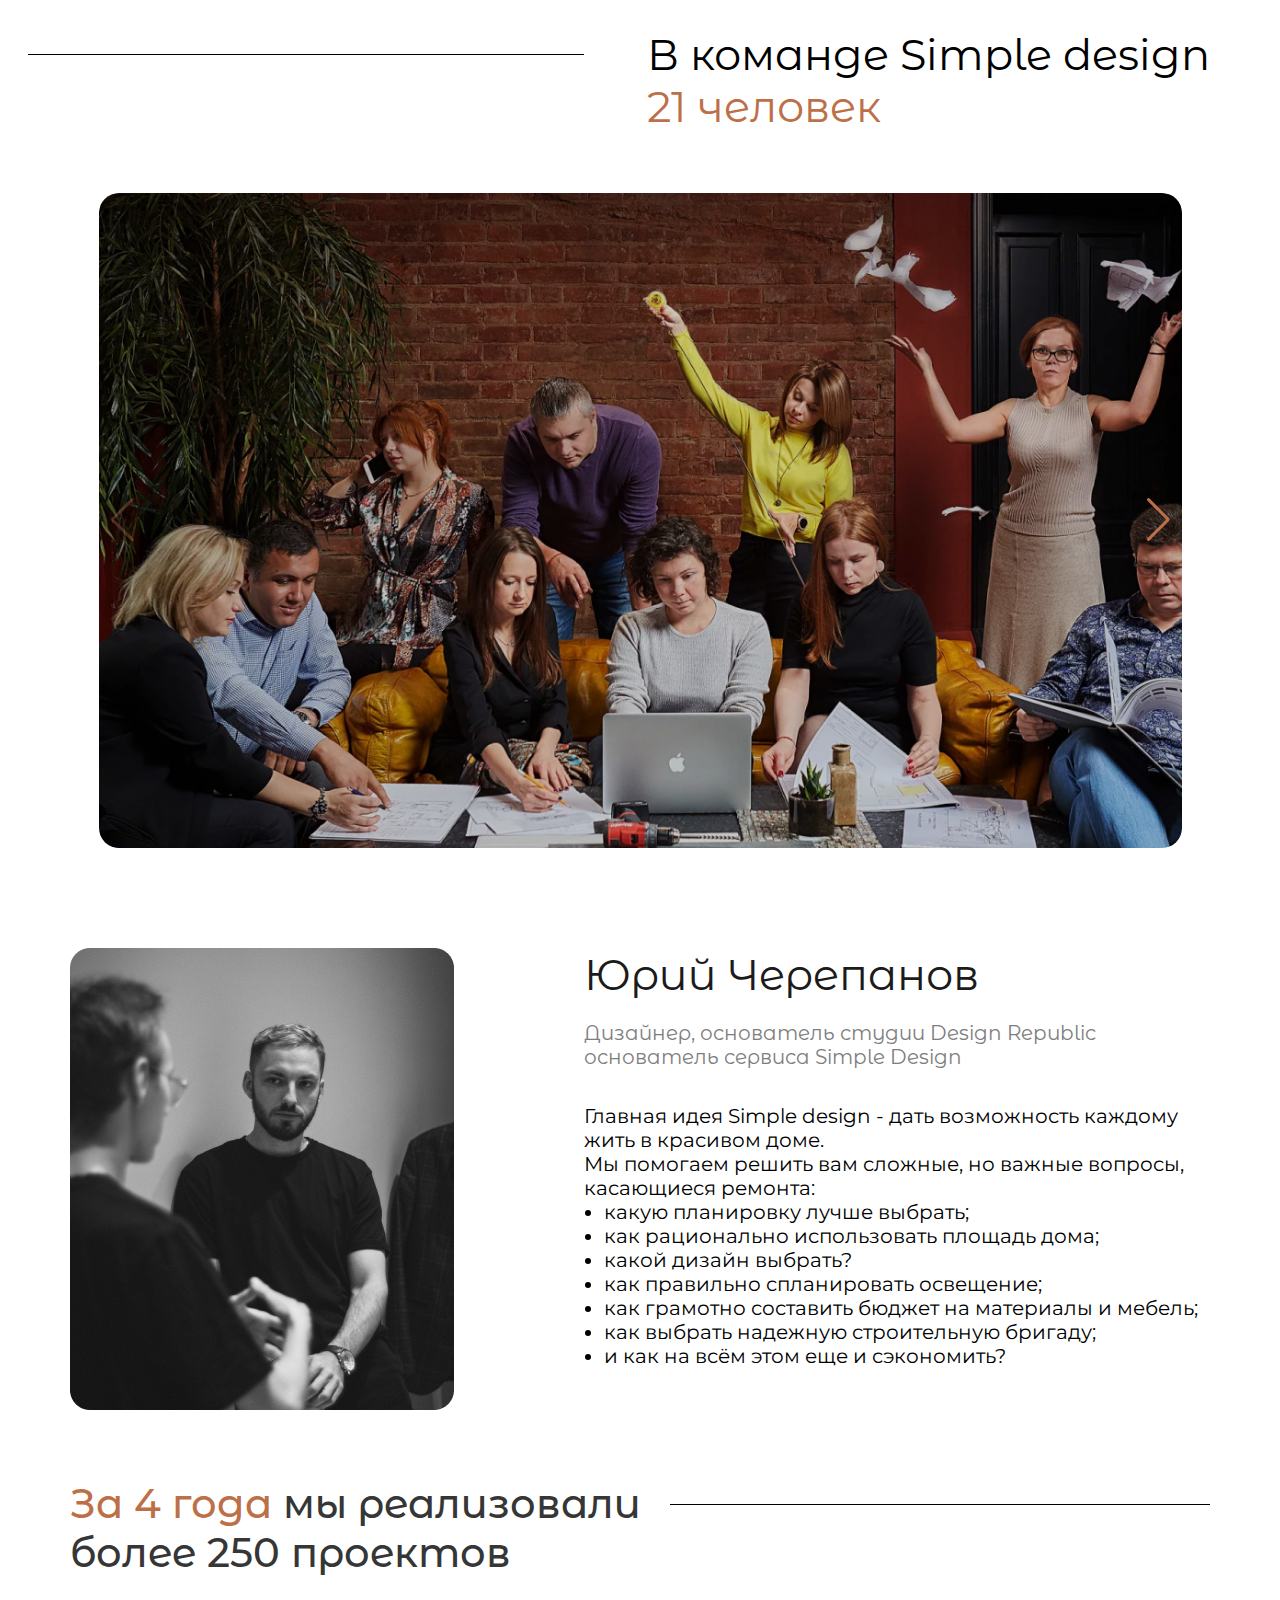
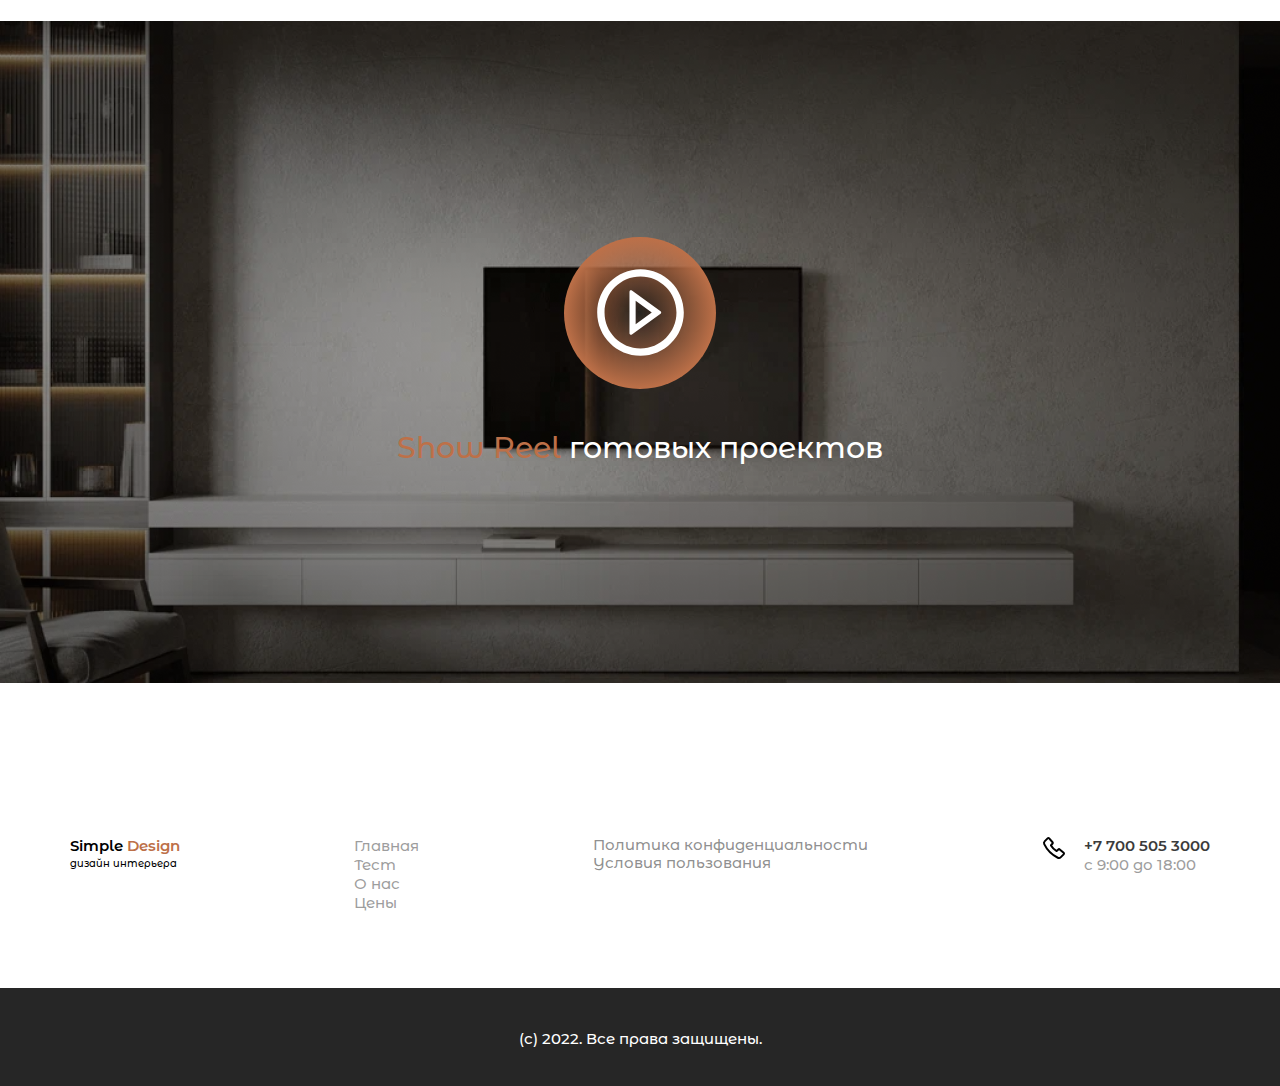
<file: pages/about/index.html>
<!doctype html>
<html lang="en">
<head>
    <meta charset="UTF-8">
    <meta name="viewport"
          content="width=device-width, user-scalable=no, initial-scale=1.0, maximum-scale=1.0, minimum-scale=1.0">
    <meta http-equiv="X-UA-Compatible" content="ie=edge">
    <title>Simple Design</title>

    <link
            rel="stylesheet"
            href="https://cdn.jsdelivr.net/npm/swiper/swiper-bundle.min.css"
    />
    <link rel="stylesheet" href="../../src/css/style.css">


</head>
<body>

<header class="header">
    <div class="container">
        <nav class="header__nav">
            <div class="header__title">
                <h1 class="header__title-title">Simple <span class="header-title_orange">Design</span></h1>
                <p class="header__title-subtitle">дизайн интерьера</p>
            </div>
            <ul class="header__links">
                <li><a href="../../index.html" class="header__links-link">Главная</a></li>
                <li><a href="" class="header__links-link">Тест</a></li>
                <li><a href="../catalog/index.html" class="header__links-link">Каталог</a></li>
                <li><a href="./index.html" class="header__links-link">О нас</a></li>
                <li><a href="../price/index.html" class="header__links-link">Цены</a></li>
            </ul>
            <div class="header__phone">
                <span>
                    <svg width="24" height="24" viewBox="0 0 24 24" fill="none" xmlns="http://www.w3.org/2000/svg">
<path d="M10.554 6.24L7.17099 2.335C6.78099 1.885 6.06599 1.887 5.61299 2.341L2.83099 5.128C2.00299 5.957 1.76599 7.188 2.24499 8.175C5.10661 14.1 9.88503 18.8851 15.806 21.755C16.792 22.234 18.022 21.997 18.85 21.168L21.658 18.355C22.113 17.9 22.114 17.181 21.66 16.791L17.74 13.426C17.33 13.074 16.693 13.12 16.282 13.532L14.918 14.898C14.8482 14.9712 14.7562 15.0194 14.6563 15.0353C14.5564 15.0512 14.4541 15.0339 14.365 14.986C12.1354 13.7021 10.286 11.8502 9.00499 9.619C8.95702 9.52975 8.93964 9.42723 8.95554 9.32716C8.97144 9.22708 9.01972 9.13499 9.09299 9.065L10.453 7.704C10.865 7.29 10.91 6.65 10.554 6.239V6.24Z" stroke="black" stroke-width="2" stroke-linecap="round" stroke-linejoin="round"/>
</svg>
</span>
                <div>
                    <h2 class="header__phone-title">+7 700 505 3000</h2>
                    <p class="header__phone-subtitle">с 9:00 до 18:00</p>
                </div>
            </div>
        </nav>
    </div>
</header>

<main>
    <section class="team">
        <div class="container">
            <h2 class="team-title">Команда Simple <span class="team-title_orange">Design</span></h2>
        <h2 class="team-subtitle">Первый интернет-сервис <br>
            дизайна интерьера в Казахстане</h2>
        </div>
    </section>
    <section class="team2"></section>
    <section class="service">
        <div class="container">
            <div class="service__card">
                    <h2 class="service__card-title"><span class="service__card-title_orange">10</span> дизайн-концепций, <br> отражающих актуальные <br> стили в интерьере</h2>
                <p class="service__card-subtitle">Мы создали сервис для тех, кто не знает, как подступиться к  большому ремонту, ценит качественный дизайн, для тех, кому
                     нужен чёткий план.
                    <br>
                    Заказав Simple Design - вы получите дизайн-проект, <br> подробную инструкцию по реализации, смету с материалами,
                     чек-лист для проверки строителей.</p>
                </div>
            <img class="service-img" src="../../src/images/service/1.png" alt="">
            </div>
    </section>
    <section class="people">
        <div class="container">
            <div class="people__text">
                <h2 class="people__text-title">В команде Simple design <br> <span class="people__text-title_orange">21 человек</span></h2>
            </div>
            <div class="swiper mySwiper swiper_width">
                <div class="swiper-wrapper">
                    <div class="swiper-slide">
                        <img class="people-img" src="../../src/images/people/1.png" alt="">
                    </div>
                    <div class="swiper-slide">
                        <img class="people-img" src="../../src/images/people/1.png" alt="">
                    </div>
                    <div class="swiper-slide">
                        <img class="people-img" src="../../src/images/people/1.png" alt="">
                    </div>

                </div>
                <div class="swiper-button-next"></div>
                <div class="swiper-button-prev"></div>
            </div>
        </div>


    </section>
        <section class="designer">
            <div class="container">
                <div class="designer__row">
                <div class="designer__image">
                    <img class="designer-img" src="../../src/images/designer/designer.png" alt="">
                </div>
                    <div class="designer__info">
                <h2 class="designer-person">Юрий Черепанов</h2>
                <p class="designer-subtitle">Дизайнер, основатель студии Design Republic <br>
                    основатель сервиса Simple Design</p>
                <p class="designer-text">Главная идея Simple design - дать возможность каждому жить в красивом доме. <br>
                    Мы помогаем решить вам сложные, но важные вопросы, <br> касающиеся ремонта:</p>
                <ul>
                    <li class="designer-text_list">какую планировку лучше выбрать;</li>
                    <li class="designer-text_list">как рационально использовать площадь дома;</li>
                    <li class="designer-text_list">какой дизайн выбрать?</li>
                    <li class="designer-text_list">как правильно спланировать освещение;</li>
                    <li class="designer-text_list">как грамотно составить бюджет на материалы и мебель;</li>
                    <li class="designer-text_list">как выбрать надежную строительную бригаду;</li>
                    <li class="designer-text_list">и как на всём этом еще и сэкономить?</li>
                </ul>
                    </div>
                </div>
            </div>
        </section>
    <section class="projects">
        <div class="container">
            <h2 class="projects-title"><span class="orange">За 4 года</span> мы реализовали <br> более 250 проектов</h2>
        </div>
        <div class="projects__img">
        <span>
            <svg width="152" height="152" viewBox="0 0 152 152" fill="none" xmlns="http://www.w3.org/2000/svg">
<circle cx="76" cy="76" r="76" fill="url(#paint0_radial_0_1)"/>
<path d="M76.5 32.1875C52.5814 32.1875 33.1875 51.5814 33.1875 75.5C33.1875 99.4186 52.5814 118.812 76.5 118.812C100.419 118.812 119.812 99.4186 119.812 75.5C119.812 51.5814 100.419 32.1875 76.5 32.1875ZM76.5 111.465C56.642 111.465 40.5352 95.358 40.5352 75.5C40.5352 55.642 56.642 39.5352 76.5 39.5352C96.358 39.5352 112.465 55.642 112.465 75.5C112.465 95.358 96.358 111.465 76.5 111.465Z" fill="white"/>
<path d="M96.5514 74.2527L67.9245 53.4666C67.6949 53.2983 67.4231 53.1971 67.1394 53.1742C66.8556 53.1513 66.5711 53.2076 66.3175 53.3369C66.0638 53.4662 65.8511 53.6634 65.703 53.9065C65.5549 54.1496 65.4772 54.4291 65.4785 54.7138V96.286C65.4785 97.5526 66.9094 98.268 67.9245 97.5332L96.5514 76.7471C96.749 76.6047 96.91 76.4173 97.021 76.2005C97.132 75.9836 97.1899 75.7435 97.1899 75.4999C97.1899 75.2563 97.132 75.0162 97.021 74.7993C96.91 74.5825 96.749 74.3952 96.5514 74.2527ZM71.6467 87.2078V63.792L87.7632 75.4999L71.6467 87.2078Z" fill="white"/>
<defs>
<radialGradient id="paint0_radial_0_1" cx="0" cy="0" r="1" gradientUnits="userSpaceOnUse" gradientTransform="translate(76 76) rotate(90) scale(76)">
<stop stop-color="#BD7048"/>
<stop offset="0.0001" stop-color="#BD7048" stop-opacity="0"/>
<stop offset="1" stop-color="#BD7048"/>
</radialGradient>
</defs>
</svg>
</span>
            <p class="projects__img-text"><span class="orange">Show Reel</span> готовых проектов</p>
        </div>

    </section>
</main>

<footer class="footer">
    <div class="container">
        <div class="footer__top">
            <div class="footer__top__title">
                <h1 class="footer__top__title-title">Simple <span class="footer-title_orange">Design</span></h1>
                <p class="footer__top__title-subtitle">дизайн интерьера</p>
            </div>
            <ul>
                <li><a class="footer__top-item" href="../../index.html">Главная</a></li>
                <li><a class="footer__top-item" href="">Тест</a></li>
                <li><a class="footer__top-item" href="./index.html">О нас</a></li>
                <li><a class="footer__top-item" href="../price/index.html">Цены</a></li>
            </ul>
            <a class="footer__top-link" href="">Политика конфиденциальности <br>
                Условия пользования</a>
            <div class="footer__top__phone">
                <span>
                    <svg width="24" height="24" viewBox="0 0 24 24" fill="none" xmlns="http://www.w3.org/2000/svg">
<path d="M10.554 6.24L7.17099 2.335C6.78099 1.885 6.06599 1.887 5.61299 2.341L2.83099 5.128C2.00299 5.957 1.76599 7.188 2.24499 8.175C5.10661 14.1 9.88503 18.8851 15.806 21.755C16.792 22.234 18.022 21.997 18.85 21.168L21.658 18.355C22.113 17.9 22.114 17.181 21.66 16.791L17.74 13.426C17.33 13.074 16.693 13.12 16.282 13.532L14.918 14.898C14.8482 14.9712 14.7562 15.0194 14.6563 15.0353C14.5564 15.0512 14.4541 15.0339 14.365 14.986C12.1354 13.7021 10.286 11.8502 9.00499 9.619C8.95702 9.52975 8.93964 9.42723 8.95554 9.32716C8.97144 9.22708 9.01972 9.13499 9.09299 9.065L10.453 7.704C10.865 7.29 10.91 6.65 10.554 6.239V6.24Z" stroke="black" stroke-width="2" stroke-linecap="round" stroke-linejoin="round"/>
</svg>
</span>
                <div>
                    <h2 class="footer__top__phone-title">+7 700 505 3000</h2>
                    <p class="footer__top__phone-subtitle">с 9:00 до 18:00</p>
                </div>
            </div>
        </div>

    </div>
    <div class="footer__bottom">
        <h2 class="footer__bottom-title">(с) 2022. Все права защищены.</h2>
    </div>
</footer>

<script src="https://cdn.jsdelivr.net/npm/swiper/swiper-bundle.min.js"></script>
<script src="../../src/js/about-swiper.js"></script>



</body>
</html>
</file>
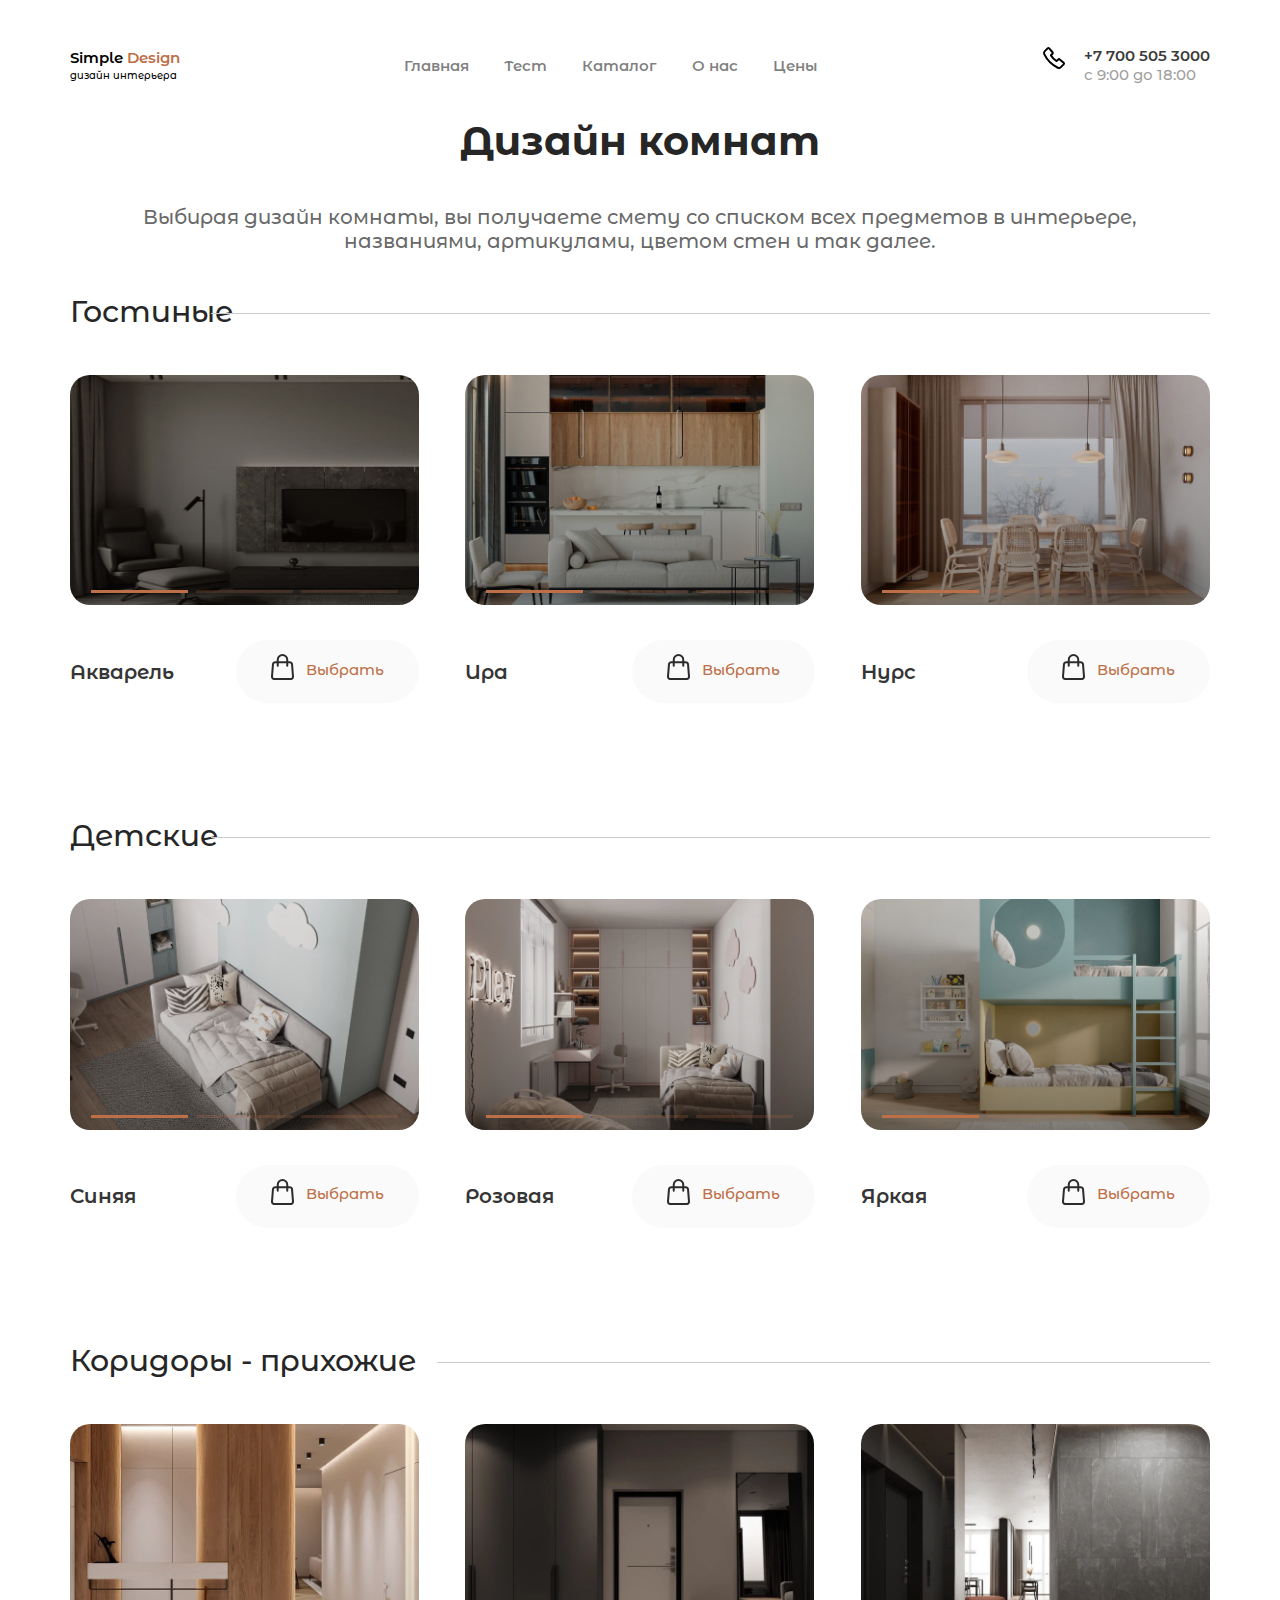
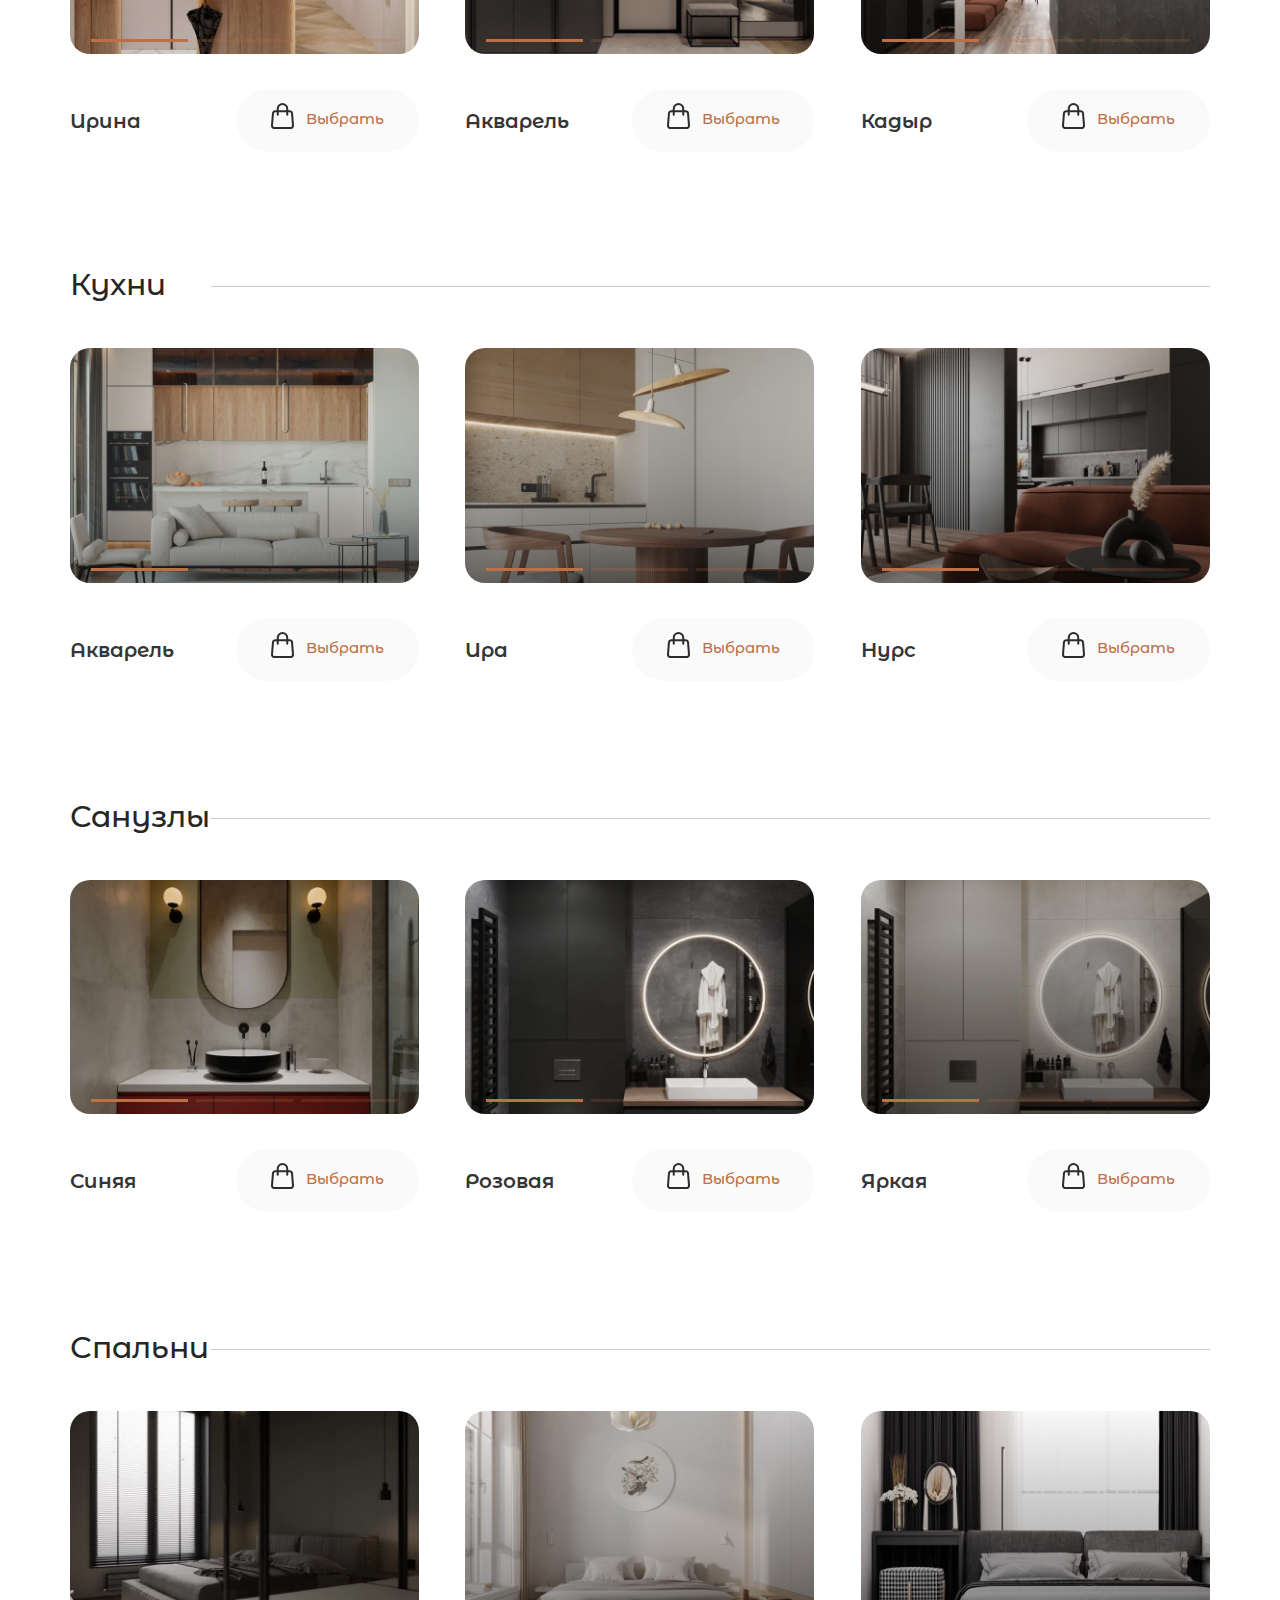
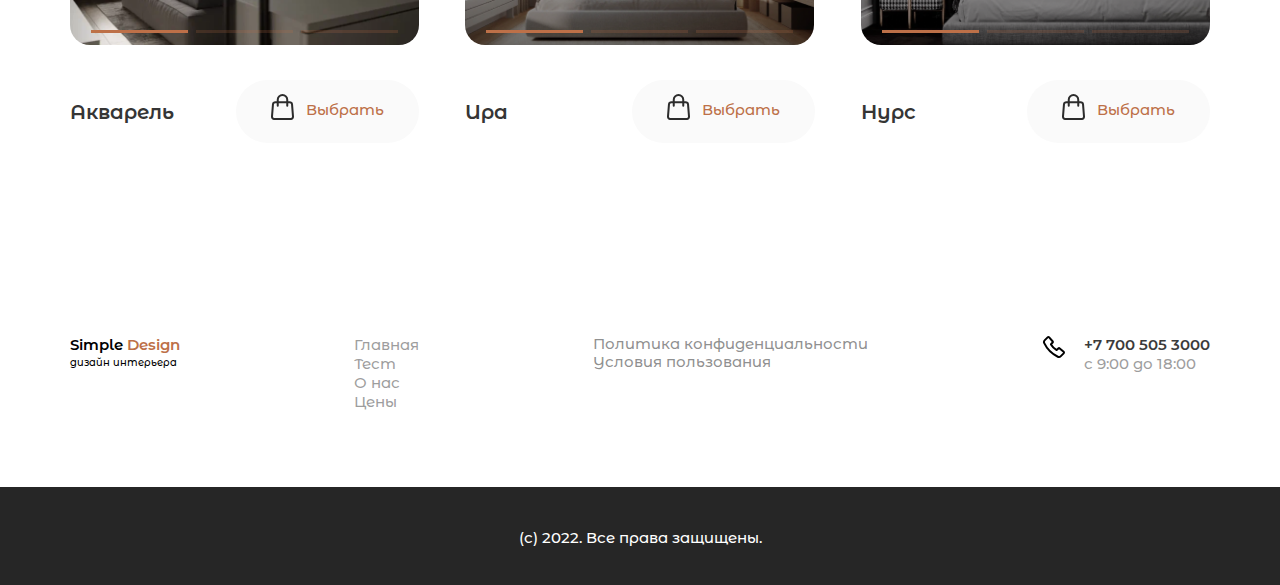
<file: pages/catalog/index.html>
<!doctype html>
<html lang="en">
<head>
    <meta charset="UTF-8">
    <meta name="viewport"
          content="width=device-width, user-scalable=no, initial-scale=1.0, maximum-scale=1.0, minimum-scale=1.0">
    <meta http-equiv="X-UA-Compatible" content="ie=edge">
    <title>Simple Design</title>


    <link
            rel="stylesheet"
            href="https://cdn.jsdelivr.net/npm/swiper/swiper-bundle.min.css"
    />
    <link rel="stylesheet" href="../../src/css/style.css">


</head>
<body>

<header class="header">
    <div class="container">
        <nav class="header__nav">
            <div class="header__title">
                <h1 class="header__title-title">Simple <span class="header-title_orange">Design</span></h1>
                <p class="header__title-subtitle">дизайн интерьера</p>
            </div>
            <ul class="header__links">
                <li><a href="../../index.html" class="header__links-link">Главная</a></li>
                <li><a href="" class="header__links-link">Тест</a></li>
                <li><a href="./index.html" class="header__links-link">Каталог</a></li>
                <li><a href="../about/index.html" class="header__links-link">О нас</a></li>
                <li><a href="../price/index.html" class="header__links-link">Цены</a></li>
            </ul>
            <div class="header__phone">
                <span>
                    <svg width="24" height="24" viewBox="0 0 24 24" fill="none" xmlns="http://www.w3.org/2000/svg">
<path d="M10.554 6.24L7.17099 2.335C6.78099 1.885 6.06599 1.887 5.61299 2.341L2.83099 5.128C2.00299 5.957 1.76599 7.188 2.24499 8.175C5.10661 14.1 9.88503 18.8851 15.806 21.755C16.792 22.234 18.022 21.997 18.85 21.168L21.658 18.355C22.113 17.9 22.114 17.181 21.66 16.791L17.74 13.426C17.33 13.074 16.693 13.12 16.282 13.532L14.918 14.898C14.8482 14.9712 14.7562 15.0194 14.6563 15.0353C14.5564 15.0512 14.4541 15.0339 14.365 14.986C12.1354 13.7021 10.286 11.8502 9.00499 9.619C8.95702 9.52975 8.93964 9.42723 8.95554 9.32716C8.97144 9.22708 9.01972 9.13499 9.09299 9.065L10.453 7.704C10.865 7.29 10.91 6.65 10.554 6.239V6.24Z" stroke="black" stroke-width="2" stroke-linecap="round" stroke-linejoin="round"/>
</svg>
</span>
                <div>
                    <h2 class="header__phone-title">+7 700 505 3000</h2>
                    <p class="header__phone-subtitle">с 9:00 до 18:00</p>
                </div>
            </div>
        </nav>
    </div>
</header>

<main>
    <section class="rooms rooms__catalog">
        <div class="container">
            <div class="rooms__center">
                <h2 class="rooms__center-title">Дизайн комнат</h2>
                <p class="rooms__center-subtitle">Выбирая дизайн комнаты, вы получаете смету со списком всех предметов в интерьере, <br>
                    названиями, артикулами, цветом стен и так далее.</p>
            </div>
            <div class="rooms__column">
                <div class="rooms__row">
                    <h2 class="rooms__row-title">Гостиные</h2>
                    <div class="rooms__row__cards">
                        <div class="rooms__row__card">
                            <div class="swiper mySwiper swiper__rooms">
                                <div class="swiper-wrapper">
                                    <div class="swiper-slide">
                                        <img class="rooms__row-img" src="../../src/images/rooms/1-1.png" alt="">
                                    </div>
                                    <div class="swiper-slide">
                                        <img class="rooms__row-img" src="../../src/images/rooms/1-2.png" alt="">
                                    </div>
                                    <div class="swiper-slide">
                                        <img class="rooms__row-img" src="../../src/images/rooms/1-3.png" alt="">
                                    </div>
                                </div>
                                <div class="swiper-pagination"></div>
                            </div>
                            <div class="rooms__row__card__choose">
                                <h2 class="rooms__row__card__choose-title">Акварель</h2>
                                <button type="button" class="choose-btn">
        <span>
            <svg width="23" height="26" viewBox="0 0 23 26" fill="none" xmlns="http://www.w3.org/2000/svg">
<path d="M1.96223 10.4082C2.01005 9.80676 2.28054 9.24557 2.71982 8.8364C3.15911 8.42722 3.73497 8.20007 4.3327 8.2002H18.6673C19.265 8.20007 19.8409 8.42722 20.2802 8.8364C20.7195 9.24557 20.99 9.80676 21.0378 10.4082L21.9924 22.4082C22.0186 22.7384 21.9769 23.0706 21.8697 23.3837C21.7626 23.6969 21.5924 23.9842 21.3698 24.2277C21.1472 24.4712 20.8772 24.6655 20.5765 24.7985C20.2759 24.9314 19.9513 25.0001 19.6231 25.0002H3.37691C3.0487 25.0001 2.72408 24.9314 2.42346 24.7985C2.12285 24.6655 1.85275 24.4712 1.63019 24.2277C1.40763 23.9842 1.23742 23.6969 1.13027 23.3837C1.02312 23.0706 0.981365 22.7384 1.00762 22.4082L1.96223 10.4082V10.4082Z" stroke="#2C2C2C" stroke-width="2" stroke-linecap="round" stroke-linejoin="round"/>
<path d="M16.2552 11.8V5.8C16.2552 4.52696 15.7542 3.30606 14.8624 2.40589C13.9706 1.50571 12.7611 1 11.5 1C10.2388 1 9.0293 1.50571 8.13752 2.40589C7.24575 3.30606 6.74475 4.52696 6.74475 5.8V11.8" stroke="#2C2C2C" stroke-width="2" stroke-linecap="round" stroke-linejoin="round"/>
</svg>
</span>
                                    Выбрать</button>
                            </div>
                        </div>
                        <div class="rooms__row__card">
                            <div class="swiper mySwiper swiper__rooms">
                                <div class="swiper-wrapper">
                                    <div class="swiper-slide">
                                        <img class="rooms__row-img" src="../../src/images/rooms/1-2.png" alt="">
                                    </div>
                                    <div class="swiper-slide">
                                        <img class="rooms__row-img" src="../../src/images/rooms/1-1.png" alt="">
                                    </div>
                                    <div class="swiper-slide">
                                        <img class="rooms__row-img" src="../../src/images/rooms/1-3.png" alt="">
                                    </div>
                                </div>
                                <div class="swiper-pagination"></div>
                            </div>
                            <div class="rooms__row__card__choose">
                                <h2 class="rooms__row__card__choose-title">Ира</h2>
                                <button class="choose-btn">
        <span>
            <svg width="23" height="26" viewBox="0 0 23 26" fill="none" xmlns="http://www.w3.org/2000/svg">
<path d="M1.96223 10.4082C2.01005 9.80676 2.28054 9.24557 2.71982 8.8364C3.15911 8.42722 3.73497 8.20007 4.3327 8.2002H18.6673C19.265 8.20007 19.8409 8.42722 20.2802 8.8364C20.7195 9.24557 20.99 9.80676 21.0378 10.4082L21.9924 22.4082C22.0186 22.7384 21.9769 23.0706 21.8697 23.3837C21.7626 23.6969 21.5924 23.9842 21.3698 24.2277C21.1472 24.4712 20.8772 24.6655 20.5765 24.7985C20.2759 24.9314 19.9513 25.0001 19.6231 25.0002H3.37691C3.0487 25.0001 2.72408 24.9314 2.42346 24.7985C2.12285 24.6655 1.85275 24.4712 1.63019 24.2277C1.40763 23.9842 1.23742 23.6969 1.13027 23.3837C1.02312 23.0706 0.981365 22.7384 1.00762 22.4082L1.96223 10.4082V10.4082Z" stroke="#2C2C2C" stroke-width="2" stroke-linecap="round" stroke-linejoin="round"/>
<path d="M16.2552 11.8V5.8C16.2552 4.52696 15.7542 3.30606 14.8624 2.40589C13.9706 1.50571 12.7611 1 11.5 1C10.2388 1 9.0293 1.50571 8.13752 2.40589C7.24575 3.30606 6.74475 4.52696 6.74475 5.8V11.8" stroke="#2C2C2C" stroke-width="2" stroke-linecap="round" stroke-linejoin="round"/>
</svg>
</span>
                                    Выбрать</button>
                            </div>
                        </div>
                        <div class="rooms__row__card">
                            <div class="swiper mySwiper swiper__rooms">
                                <div class="swiper-wrapper">
                                    <div class="swiper-slide">
                                        <img class="rooms__row-img" src="../../src/images/rooms/1-3.png" alt="">
                                    </div>
                                    <div class="swiper-slide">
                                        <img class="rooms__row-img" src="../../src/images/rooms/1-2.png" alt="">
                                    </div>
                                    <div class="swiper-slide">
                                        <img class="rooms__row-img" src="../../src/images/rooms/1-1.png" alt="">
                                    </div>
                                </div>
                                <div class="swiper-pagination"></div>
                            </div>
                            <div class="rooms__row__card__choose">
                                <h2 class="rooms__row__card__choose-title">Нурс</h2>
                                <button class="choose-btn">
        <span>
            <svg width="23" height="26" viewBox="0 0 23 26" fill="none" xmlns="http://www.w3.org/2000/svg">
<path d="M1.96223 10.4082C2.01005 9.80676 2.28054 9.24557 2.71982 8.8364C3.15911 8.42722 3.73497 8.20007 4.3327 8.2002H18.6673C19.265 8.20007 19.8409 8.42722 20.2802 8.8364C20.7195 9.24557 20.99 9.80676 21.0378 10.4082L21.9924 22.4082C22.0186 22.7384 21.9769 23.0706 21.8697 23.3837C21.7626 23.6969 21.5924 23.9842 21.3698 24.2277C21.1472 24.4712 20.8772 24.6655 20.5765 24.7985C20.2759 24.9314 19.9513 25.0001 19.6231 25.0002H3.37691C3.0487 25.0001 2.72408 24.9314 2.42346 24.7985C2.12285 24.6655 1.85275 24.4712 1.63019 24.2277C1.40763 23.9842 1.23742 23.6969 1.13027 23.3837C1.02312 23.0706 0.981365 22.7384 1.00762 22.4082L1.96223 10.4082V10.4082Z" stroke="#2C2C2C" stroke-width="2" stroke-linecap="round" stroke-linejoin="round"/>
<path d="M16.2552 11.8V5.8C16.2552 4.52696 15.7542 3.30606 14.8624 2.40589C13.9706 1.50571 12.7611 1 11.5 1C10.2388 1 9.0293 1.50571 8.13752 2.40589C7.24575 3.30606 6.74475 4.52696 6.74475 5.8V11.8" stroke="#2C2C2C" stroke-width="2" stroke-linecap="round" stroke-linejoin="round"/>
</svg>
</span>
                                    Выбрать</button>
                            </div>
                        </div>


                    </div>
                </div>
                <div class="rooms__row">
                    <h2 class="rooms__row-title">Детские</h2>
                    <div class="rooms__row__cards">
                        <div class="rooms__row__card">
                            <div class="swiper mySwiper swiper__rooms">
                                <div class="swiper-wrapper">
                                    <div class="swiper-slide">
                                        <img class="rooms__row-img" src="../../src/images/rooms/2-1.png" alt="">
                                    </div>
                                    <div class="swiper-slide">
                                        <img class="rooms__row-img" src="../../src/images/rooms/2-2.png" alt="">
                                    </div>
                                    <div class="swiper-slide">
                                        <img class="rooms__row-img" src="../../src/images/rooms/2-3.png" alt="">
                                    </div>
                                </div>
                                <div class="swiper-pagination"></div>
                            </div>
                            <div class="rooms__row__card__choose">
                                <h2 class="rooms__row__card__choose-title">Синяя</h2>
                                <button type="button" class="choose-btn">
        <span>
            <svg width="23" height="26" viewBox="0 0 23 26" fill="none" xmlns="http://www.w3.org/2000/svg">
<path d="M1.96223 10.4082C2.01005 9.80676 2.28054 9.24557 2.71982 8.8364C3.15911 8.42722 3.73497 8.20007 4.3327 8.2002H18.6673C19.265 8.20007 19.8409 8.42722 20.2802 8.8364C20.7195 9.24557 20.99 9.80676 21.0378 10.4082L21.9924 22.4082C22.0186 22.7384 21.9769 23.0706 21.8697 23.3837C21.7626 23.6969 21.5924 23.9842 21.3698 24.2277C21.1472 24.4712 20.8772 24.6655 20.5765 24.7985C20.2759 24.9314 19.9513 25.0001 19.6231 25.0002H3.37691C3.0487 25.0001 2.72408 24.9314 2.42346 24.7985C2.12285 24.6655 1.85275 24.4712 1.63019 24.2277C1.40763 23.9842 1.23742 23.6969 1.13027 23.3837C1.02312 23.0706 0.981365 22.7384 1.00762 22.4082L1.96223 10.4082V10.4082Z" stroke="#2C2C2C" stroke-width="2" stroke-linecap="round" stroke-linejoin="round"/>
<path d="M16.2552 11.8V5.8C16.2552 4.52696 15.7542 3.30606 14.8624 2.40589C13.9706 1.50571 12.7611 1 11.5 1C10.2388 1 9.0293 1.50571 8.13752 2.40589C7.24575 3.30606 6.74475 4.52696 6.74475 5.8V11.8" stroke="#2C2C2C" stroke-width="2" stroke-linecap="round" stroke-linejoin="round"/>
</svg>
</span>
                                    Выбрать</button>
                            </div>
                        </div>
                        <div class="rooms__row__card">
                            <div class="swiper mySwiper swiper__rooms">
                                <div class="swiper-wrapper">
                                    <div class="swiper-slide">
                                        <img class="rooms__row-img" src="../../src/images/rooms/2-2.png" alt="">
                                    </div>
                                    <div class="swiper-slide">
                                        <img class="rooms__row-img" src="../../src/images/rooms/2-1.png" alt="">
                                    </div>
                                    <div class="swiper-slide">
                                        <img class="rooms__row-img" src="../../src/images/rooms/2-3.png" alt="">
                                    </div>
                                </div>
                                <div class="swiper-pagination"></div>
                            </div>
                            <div class="rooms__row__card__choose">
                                <h2 class="rooms__row__card__choose-title">Розовая</h2>
                                <button class="choose-btn">
        <span>
            <svg width="23" height="26" viewBox="0 0 23 26" fill="none" xmlns="http://www.w3.org/2000/svg">
<path d="M1.96223 10.4082C2.01005 9.80676 2.28054 9.24557 2.71982 8.8364C3.15911 8.42722 3.73497 8.20007 4.3327 8.2002H18.6673C19.265 8.20007 19.8409 8.42722 20.2802 8.8364C20.7195 9.24557 20.99 9.80676 21.0378 10.4082L21.9924 22.4082C22.0186 22.7384 21.9769 23.0706 21.8697 23.3837C21.7626 23.6969 21.5924 23.9842 21.3698 24.2277C21.1472 24.4712 20.8772 24.6655 20.5765 24.7985C20.2759 24.9314 19.9513 25.0001 19.6231 25.0002H3.37691C3.0487 25.0001 2.72408 24.9314 2.42346 24.7985C2.12285 24.6655 1.85275 24.4712 1.63019 24.2277C1.40763 23.9842 1.23742 23.6969 1.13027 23.3837C1.02312 23.0706 0.981365 22.7384 1.00762 22.4082L1.96223 10.4082V10.4082Z" stroke="#2C2C2C" stroke-width="2" stroke-linecap="round" stroke-linejoin="round"/>
<path d="M16.2552 11.8V5.8C16.2552 4.52696 15.7542 3.30606 14.8624 2.40589C13.9706 1.50571 12.7611 1 11.5 1C10.2388 1 9.0293 1.50571 8.13752 2.40589C7.24575 3.30606 6.74475 4.52696 6.74475 5.8V11.8" stroke="#2C2C2C" stroke-width="2" stroke-linecap="round" stroke-linejoin="round"/>
</svg>
</span>
                                    Выбрать</button>
                            </div>
                        </div>
                        <div class="rooms__row__card">
                            <div class="swiper mySwiper swiper__rooms">
                                <div class="swiper-wrapper">
                                    <div class="swiper-slide">
                                        <img class="rooms__row-img" src="../../src/images/rooms/2-3.png" alt="">
                                    </div>
                                    <div class="swiper-slide">
                                        <img class="rooms__row-img" src="../../src/images/rooms/2-2.png" alt="">
                                    </div>
                                    <div class="swiper-slide">
                                        <img class="rooms__row-img" src="../../src/images/rooms/2-1.png" alt="">
                                    </div>
                                </div>
                                <div class="swiper-pagination"></div>
                            </div>
                            <div class="rooms__row__card__choose">
                                <h2 class="rooms__row__card__choose-title">Яркая</h2>
                                <button class="choose-btn">
        <span>
            <svg width="23" height="26" viewBox="0 0 23 26" fill="none" xmlns="http://www.w3.org/2000/svg">
<path d="M1.96223 10.4082C2.01005 9.80676 2.28054 9.24557 2.71982 8.8364C3.15911 8.42722 3.73497 8.20007 4.3327 8.2002H18.6673C19.265 8.20007 19.8409 8.42722 20.2802 8.8364C20.7195 9.24557 20.99 9.80676 21.0378 10.4082L21.9924 22.4082C22.0186 22.7384 21.9769 23.0706 21.8697 23.3837C21.7626 23.6969 21.5924 23.9842 21.3698 24.2277C21.1472 24.4712 20.8772 24.6655 20.5765 24.7985C20.2759 24.9314 19.9513 25.0001 19.6231 25.0002H3.37691C3.0487 25.0001 2.72408 24.9314 2.42346 24.7985C2.12285 24.6655 1.85275 24.4712 1.63019 24.2277C1.40763 23.9842 1.23742 23.6969 1.13027 23.3837C1.02312 23.0706 0.981365 22.7384 1.00762 22.4082L1.96223 10.4082V10.4082Z" stroke="#2C2C2C" stroke-width="2" stroke-linecap="round" stroke-linejoin="round"/>
<path d="M16.2552 11.8V5.8C16.2552 4.52696 15.7542 3.30606 14.8624 2.40589C13.9706 1.50571 12.7611 1 11.5 1C10.2388 1 9.0293 1.50571 8.13752 2.40589C7.24575 3.30606 6.74475 4.52696 6.74475 5.8V11.8" stroke="#2C2C2C" stroke-width="2" stroke-linecap="round" stroke-linejoin="round"/>
</svg>
</span>
                                    Выбрать</button>
                            </div>
                        </div>


                    </div>
                </div>
                <div class="rooms__row">
                    <h2 class="rooms__row-title3">Коридоры - прихожие</h2>
                    <div class="rooms__row__cards">
                        <div class="rooms__row__card">
                            <div class="swiper mySwiper swiper__rooms">
                                <div class="swiper-wrapper">
                                    <div class="swiper-slide">
                                        <img class="rooms__row-img" src="../../src/images/rooms/3-1.png" alt="">
                                    </div>
                                    <div class="swiper-slide">
                                        <img class="rooms__row-img" src="../../src/images/rooms/3-2.png" alt="">
                                    </div>
                                    <div class="swiper-slide">
                                        <img class="rooms__row-img" src="../../src/images/rooms/3-3.png" alt="">
                                    </div>
                                </div>
                                <div class="swiper-pagination"></div>
                            </div>
                            <div class="rooms__row__card__choose">
                                <h2 class="rooms__row__card__choose-title">Ирина</h2>
                                <button type="button" class="choose-btn">
        <span>
            <svg width="23" height="26" viewBox="0 0 23 26" fill="none" xmlns="http://www.w3.org/2000/svg">
<path d="M1.96223 10.4082C2.01005 9.80676 2.28054 9.24557 2.71982 8.8364C3.15911 8.42722 3.73497 8.20007 4.3327 8.2002H18.6673C19.265 8.20007 19.8409 8.42722 20.2802 8.8364C20.7195 9.24557 20.99 9.80676 21.0378 10.4082L21.9924 22.4082C22.0186 22.7384 21.9769 23.0706 21.8697 23.3837C21.7626 23.6969 21.5924 23.9842 21.3698 24.2277C21.1472 24.4712 20.8772 24.6655 20.5765 24.7985C20.2759 24.9314 19.9513 25.0001 19.6231 25.0002H3.37691C3.0487 25.0001 2.72408 24.9314 2.42346 24.7985C2.12285 24.6655 1.85275 24.4712 1.63019 24.2277C1.40763 23.9842 1.23742 23.6969 1.13027 23.3837C1.02312 23.0706 0.981365 22.7384 1.00762 22.4082L1.96223 10.4082V10.4082Z" stroke="#2C2C2C" stroke-width="2" stroke-linecap="round" stroke-linejoin="round"/>
<path d="M16.2552 11.8V5.8C16.2552 4.52696 15.7542 3.30606 14.8624 2.40589C13.9706 1.50571 12.7611 1 11.5 1C10.2388 1 9.0293 1.50571 8.13752 2.40589C7.24575 3.30606 6.74475 4.52696 6.74475 5.8V11.8" stroke="#2C2C2C" stroke-width="2" stroke-linecap="round" stroke-linejoin="round"/>
</svg>
</span>
                                    Выбрать</button>
                            </div>
                        </div>
                        <div class="rooms__row__card">
                            <div class="swiper mySwiper swiper__rooms">
                                <div class="swiper-wrapper">
                                    <div class="swiper-slide">
                                        <img class="rooms__row-img" src="../../src/images/rooms/3-2.png" alt="">
                                    </div>
                                    <div class="swiper-slide">
                                        <img class="rooms__row-img" src="../../src/images/rooms/3-1.png" alt="">
                                    </div>
                                    <div class="swiper-slide">
                                        <img class="rooms__row-img" src="../../src/images/rooms/3-3.png" alt="">
                                    </div>
                                </div>
                                <div class="swiper-pagination"></div>
                            </div>
                            <div class="rooms__row__card__choose">
                                <h2 class="rooms__row__card__choose-title">Акварель</h2>
                                <button class="choose-btn">
        <span>
            <svg width="23" height="26" viewBox="0 0 23 26" fill="none" xmlns="http://www.w3.org/2000/svg">
<path d="M1.96223 10.4082C2.01005 9.80676 2.28054 9.24557 2.71982 8.8364C3.15911 8.42722 3.73497 8.20007 4.3327 8.2002H18.6673C19.265 8.20007 19.8409 8.42722 20.2802 8.8364C20.7195 9.24557 20.99 9.80676 21.0378 10.4082L21.9924 22.4082C22.0186 22.7384 21.9769 23.0706 21.8697 23.3837C21.7626 23.6969 21.5924 23.9842 21.3698 24.2277C21.1472 24.4712 20.8772 24.6655 20.5765 24.7985C20.2759 24.9314 19.9513 25.0001 19.6231 25.0002H3.37691C3.0487 25.0001 2.72408 24.9314 2.42346 24.7985C2.12285 24.6655 1.85275 24.4712 1.63019 24.2277C1.40763 23.9842 1.23742 23.6969 1.13027 23.3837C1.02312 23.0706 0.981365 22.7384 1.00762 22.4082L1.96223 10.4082V10.4082Z" stroke="#2C2C2C" stroke-width="2" stroke-linecap="round" stroke-linejoin="round"/>
<path d="M16.2552 11.8V5.8C16.2552 4.52696 15.7542 3.30606 14.8624 2.40589C13.9706 1.50571 12.7611 1 11.5 1C10.2388 1 9.0293 1.50571 8.13752 2.40589C7.24575 3.30606 6.74475 4.52696 6.74475 5.8V11.8" stroke="#2C2C2C" stroke-width="2" stroke-linecap="round" stroke-linejoin="round"/>
</svg>
</span>
                                    Выбрать</button>
                            </div>
                        </div>
                        <div class="rooms__row__card">
                            <div class="swiper mySwiper swiper__rooms">
                                <div class="swiper-wrapper">
                                    <div class="swiper-slide">
                                        <img class="rooms__row-img" src="../../src/images/rooms/3-3.png" alt="">
                                    </div>
                                    <div class="swiper-slide">
                                        <img class="rooms__row-img" src="../../src/images/rooms/3-2.png" alt="">
                                    </div>
                                    <div class="swiper-slide">
                                        <img class="rooms__row-img" src="../../src/images/rooms/3-1.png" alt="">
                                    </div>
                                </div>
                                <div class="swiper-pagination"></div>
                            </div>
                            <div class="rooms__row__card__choose">
                                <h2 class="rooms__row__card__choose-title">Кадыр</h2>
                                <button class="choose-btn">
        <span>
            <svg width="23" height="26" viewBox="0 0 23 26" fill="none" xmlns="http://www.w3.org/2000/svg">
<path d="M1.96223 10.4082C2.01005 9.80676 2.28054 9.24557 2.71982 8.8364C3.15911 8.42722 3.73497 8.20007 4.3327 8.2002H18.6673C19.265 8.20007 19.8409 8.42722 20.2802 8.8364C20.7195 9.24557 20.99 9.80676 21.0378 10.4082L21.9924 22.4082C22.0186 22.7384 21.9769 23.0706 21.8697 23.3837C21.7626 23.6969 21.5924 23.9842 21.3698 24.2277C21.1472 24.4712 20.8772 24.6655 20.5765 24.7985C20.2759 24.9314 19.9513 25.0001 19.6231 25.0002H3.37691C3.0487 25.0001 2.72408 24.9314 2.42346 24.7985C2.12285 24.6655 1.85275 24.4712 1.63019 24.2277C1.40763 23.9842 1.23742 23.6969 1.13027 23.3837C1.02312 23.0706 0.981365 22.7384 1.00762 22.4082L1.96223 10.4082V10.4082Z" stroke="#2C2C2C" stroke-width="2" stroke-linecap="round" stroke-linejoin="round"/>
<path d="M16.2552 11.8V5.8C16.2552 4.52696 15.7542 3.30606 14.8624 2.40589C13.9706 1.50571 12.7611 1 11.5 1C10.2388 1 9.0293 1.50571 8.13752 2.40589C7.24575 3.30606 6.74475 4.52696 6.74475 5.8V11.8" stroke="#2C2C2C" stroke-width="2" stroke-linecap="round" stroke-linejoin="round"/>
</svg>
</span>
                                    Выбрать</button>
                            </div>
                        </div>


                    </div>
                </div>
                <div class="rooms__row">
                    <h2 class="rooms__row-title">Кухни</h2>
                    <div class="rooms__row__cards">
                        <div class="rooms__row__card">
                            <div class="swiper mySwiper swiper__rooms">
                                <div class="swiper-wrapper">
                                    <div class="swiper-slide">
                                        <img class="rooms__row-img" src="../../src/images/rooms/4-1.png" alt="">
                                    </div>
                                    <div class="swiper-slide">
                                        <img class="rooms__row-img" src="../../src/images/rooms/4-2.png" alt="">
                                    </div>
                                    <div class="swiper-slide">
                                        <img class="rooms__row-img" src="../../src/images/rooms/4-3.png" alt="">
                                    </div>
                                </div>
                                <div class="swiper-pagination"></div>
                            </div>
                            <div class="rooms__row__card__choose">
                                <h2 class="rooms__row__card__choose-title">Акварель</h2>
                                <button type="button" class="choose-btn">
        <span>
            <svg width="23" height="26" viewBox="0 0 23 26" fill="none" xmlns="http://www.w3.org/2000/svg">
<path d="M1.96223 10.4082C2.01005 9.80676 2.28054 9.24557 2.71982 8.8364C3.15911 8.42722 3.73497 8.20007 4.3327 8.2002H18.6673C19.265 8.20007 19.8409 8.42722 20.2802 8.8364C20.7195 9.24557 20.99 9.80676 21.0378 10.4082L21.9924 22.4082C22.0186 22.7384 21.9769 23.0706 21.8697 23.3837C21.7626 23.6969 21.5924 23.9842 21.3698 24.2277C21.1472 24.4712 20.8772 24.6655 20.5765 24.7985C20.2759 24.9314 19.9513 25.0001 19.6231 25.0002H3.37691C3.0487 25.0001 2.72408 24.9314 2.42346 24.7985C2.12285 24.6655 1.85275 24.4712 1.63019 24.2277C1.40763 23.9842 1.23742 23.6969 1.13027 23.3837C1.02312 23.0706 0.981365 22.7384 1.00762 22.4082L1.96223 10.4082V10.4082Z" stroke="#2C2C2C" stroke-width="2" stroke-linecap="round" stroke-linejoin="round"/>
<path d="M16.2552 11.8V5.8C16.2552 4.52696 15.7542 3.30606 14.8624 2.40589C13.9706 1.50571 12.7611 1 11.5 1C10.2388 1 9.0293 1.50571 8.13752 2.40589C7.24575 3.30606 6.74475 4.52696 6.74475 5.8V11.8" stroke="#2C2C2C" stroke-width="2" stroke-linecap="round" stroke-linejoin="round"/>
</svg>
</span>
                                    Выбрать</button>
                            </div>
                        </div>
                        <div class="rooms__row__card">
                            <div class="swiper mySwiper swiper__rooms">
                                <div class="swiper-wrapper">
                                    <div class="swiper-slide">
                                        <img class="rooms__row-img" src="../../src/images/rooms/4-2.png" alt="">
                                    </div>
                                    <div class="swiper-slide">
                                        <img class="rooms__row-img" src="../../src/images/rooms/4-1.png" alt="">
                                    </div>
                                    <div class="swiper-slide">
                                        <img class="rooms__row-img" src="../../src/images/rooms/4-3.png" alt="">
                                    </div>
                                </div>
                                <div class="swiper-pagination"></div>
                            </div>
                            <div class="rooms__row__card__choose">
                                <h2 class="rooms__row__card__choose-title">Ира</h2>
                                <button class="choose-btn">
        <span>
            <svg width="23" height="26" viewBox="0 0 23 26" fill="none" xmlns="http://www.w3.org/2000/svg">
<path d="M1.96223 10.4082C2.01005 9.80676 2.28054 9.24557 2.71982 8.8364C3.15911 8.42722 3.73497 8.20007 4.3327 8.2002H18.6673C19.265 8.20007 19.8409 8.42722 20.2802 8.8364C20.7195 9.24557 20.99 9.80676 21.0378 10.4082L21.9924 22.4082C22.0186 22.7384 21.9769 23.0706 21.8697 23.3837C21.7626 23.6969 21.5924 23.9842 21.3698 24.2277C21.1472 24.4712 20.8772 24.6655 20.5765 24.7985C20.2759 24.9314 19.9513 25.0001 19.6231 25.0002H3.37691C3.0487 25.0001 2.72408 24.9314 2.42346 24.7985C2.12285 24.6655 1.85275 24.4712 1.63019 24.2277C1.40763 23.9842 1.23742 23.6969 1.13027 23.3837C1.02312 23.0706 0.981365 22.7384 1.00762 22.4082L1.96223 10.4082V10.4082Z" stroke="#2C2C2C" stroke-width="2" stroke-linecap="round" stroke-linejoin="round"/>
<path d="M16.2552 11.8V5.8C16.2552 4.52696 15.7542 3.30606 14.8624 2.40589C13.9706 1.50571 12.7611 1 11.5 1C10.2388 1 9.0293 1.50571 8.13752 2.40589C7.24575 3.30606 6.74475 4.52696 6.74475 5.8V11.8" stroke="#2C2C2C" stroke-width="2" stroke-linecap="round" stroke-linejoin="round"/>
</svg>
</span>
                                    Выбрать</button>
                            </div>
                        </div>
                        <div class="rooms__row__card">
                            <div class="swiper mySwiper swiper__rooms">
                                <div class="swiper-wrapper">
                                    <div class="swiper-slide">
                                        <img class="rooms__row-img" src="../../src/images/rooms/4-3.png" alt="">
                                    </div>
                                    <div class="swiper-slide">
                                        <img class="rooms__row-img" src="../../src/images/rooms/4-2.png" alt="">
                                    </div>
                                    <div class="swiper-slide">
                                        <img class="rooms__row-img" src="../../src/images/rooms/4-1.png" alt="">
                                    </div>
                                </div>
                                <div class="swiper-pagination"></div>
                            </div>
                            <div class="rooms__row__card__choose">
                                <h2 class="rooms__row__card__choose-title">Нурс</h2>
                                <button class="choose-btn">
        <span>
            <svg width="23" height="26" viewBox="0 0 23 26" fill="none" xmlns="http://www.w3.org/2000/svg">
<path d="M1.96223 10.4082C2.01005 9.80676 2.28054 9.24557 2.71982 8.8364C3.15911 8.42722 3.73497 8.20007 4.3327 8.2002H18.6673C19.265 8.20007 19.8409 8.42722 20.2802 8.8364C20.7195 9.24557 20.99 9.80676 21.0378 10.4082L21.9924 22.4082C22.0186 22.7384 21.9769 23.0706 21.8697 23.3837C21.7626 23.6969 21.5924 23.9842 21.3698 24.2277C21.1472 24.4712 20.8772 24.6655 20.5765 24.7985C20.2759 24.9314 19.9513 25.0001 19.6231 25.0002H3.37691C3.0487 25.0001 2.72408 24.9314 2.42346 24.7985C2.12285 24.6655 1.85275 24.4712 1.63019 24.2277C1.40763 23.9842 1.23742 23.6969 1.13027 23.3837C1.02312 23.0706 0.981365 22.7384 1.00762 22.4082L1.96223 10.4082V10.4082Z" stroke="#2C2C2C" stroke-width="2" stroke-linecap="round" stroke-linejoin="round"/>
<path d="M16.2552 11.8V5.8C16.2552 4.52696 15.7542 3.30606 14.8624 2.40589C13.9706 1.50571 12.7611 1 11.5 1C10.2388 1 9.0293 1.50571 8.13752 2.40589C7.24575 3.30606 6.74475 4.52696 6.74475 5.8V11.8" stroke="#2C2C2C" stroke-width="2" stroke-linecap="round" stroke-linejoin="round"/>
</svg>
</span>
                                    Выбрать</button>
                            </div>
                        </div>


                    </div>
                </div>
                <div class="rooms__row">
                    <h2 class="rooms__row-title">Санузлы</h2>
                    <div class="rooms__row__cards">
                        <div class="rooms__row__card">
                            <div class="swiper mySwiper swiper__rooms">
                                <div class="swiper-wrapper">
                                    <div class="swiper-slide">
                                        <img class="rooms__row-img" src="../../src/images/rooms/5-1.png" alt="">
                                    </div>
                                    <div class="swiper-slide">
                                        <img class="rooms__row-img" src="../../src/images/rooms/5-2.png" alt="">
                                    </div>
                                    <div class="swiper-slide">
                                        <img class="rooms__row-img" src="../../src/images/rooms/5-3.png" alt="">
                                    </div>
                                </div>
                                <div class="swiper-pagination"></div>
                            </div>
                            <div class="rooms__row__card__choose">
                                <h2 class="rooms__row__card__choose-title">Синяя</h2>
                                <button type="button" class="choose-btn">
        <span>
            <svg width="23" height="26" viewBox="0 0 23 26" fill="none" xmlns="http://www.w3.org/2000/svg">
<path d="M1.96223 10.4082C2.01005 9.80676 2.28054 9.24557 2.71982 8.8364C3.15911 8.42722 3.73497 8.20007 4.3327 8.2002H18.6673C19.265 8.20007 19.8409 8.42722 20.2802 8.8364C20.7195 9.24557 20.99 9.80676 21.0378 10.4082L21.9924 22.4082C22.0186 22.7384 21.9769 23.0706 21.8697 23.3837C21.7626 23.6969 21.5924 23.9842 21.3698 24.2277C21.1472 24.4712 20.8772 24.6655 20.5765 24.7985C20.2759 24.9314 19.9513 25.0001 19.6231 25.0002H3.37691C3.0487 25.0001 2.72408 24.9314 2.42346 24.7985C2.12285 24.6655 1.85275 24.4712 1.63019 24.2277C1.40763 23.9842 1.23742 23.6969 1.13027 23.3837C1.02312 23.0706 0.981365 22.7384 1.00762 22.4082L1.96223 10.4082V10.4082Z" stroke="#2C2C2C" stroke-width="2" stroke-linecap="round" stroke-linejoin="round"/>
<path d="M16.2552 11.8V5.8C16.2552 4.52696 15.7542 3.30606 14.8624 2.40589C13.9706 1.50571 12.7611 1 11.5 1C10.2388 1 9.0293 1.50571 8.13752 2.40589C7.24575 3.30606 6.74475 4.52696 6.74475 5.8V11.8" stroke="#2C2C2C" stroke-width="2" stroke-linecap="round" stroke-linejoin="round"/>
</svg>
</span>
                                    Выбрать</button>
                            </div>
                        </div>
                        <div class="rooms__row__card">
                            <div class="swiper mySwiper swiper__rooms">
                                <div class="swiper-wrapper">
                                    <div class="swiper-slide">
                                        <img class="rooms__row-img" src="../../src/images/rooms/5-2.png" alt="">
                                    </div>
                                    <div class="swiper-slide">
                                        <img class="rooms__row-img" src="../../src/images/rooms/5-1.png" alt="">
                                    </div>
                                    <div class="swiper-slide">
                                        <img class="rooms__row-img" src="../../src/images/rooms/5-3.png" alt="">
                                    </div>
                                </div>
                                <div class="swiper-pagination"></div>
                            </div>
                            <div class="rooms__row__card__choose">
                                <h2 class="rooms__row__card__choose-title">Розовая</h2>
                                <button class="choose-btn">
        <span>
            <svg width="23" height="26" viewBox="0 0 23 26" fill="none" xmlns="http://www.w3.org/2000/svg">
<path d="M1.96223 10.4082C2.01005 9.80676 2.28054 9.24557 2.71982 8.8364C3.15911 8.42722 3.73497 8.20007 4.3327 8.2002H18.6673C19.265 8.20007 19.8409 8.42722 20.2802 8.8364C20.7195 9.24557 20.99 9.80676 21.0378 10.4082L21.9924 22.4082C22.0186 22.7384 21.9769 23.0706 21.8697 23.3837C21.7626 23.6969 21.5924 23.9842 21.3698 24.2277C21.1472 24.4712 20.8772 24.6655 20.5765 24.7985C20.2759 24.9314 19.9513 25.0001 19.6231 25.0002H3.37691C3.0487 25.0001 2.72408 24.9314 2.42346 24.7985C2.12285 24.6655 1.85275 24.4712 1.63019 24.2277C1.40763 23.9842 1.23742 23.6969 1.13027 23.3837C1.02312 23.0706 0.981365 22.7384 1.00762 22.4082L1.96223 10.4082V10.4082Z" stroke="#2C2C2C" stroke-width="2" stroke-linecap="round" stroke-linejoin="round"/>
<path d="M16.2552 11.8V5.8C16.2552 4.52696 15.7542 3.30606 14.8624 2.40589C13.9706 1.50571 12.7611 1 11.5 1C10.2388 1 9.0293 1.50571 8.13752 2.40589C7.24575 3.30606 6.74475 4.52696 6.74475 5.8V11.8" stroke="#2C2C2C" stroke-width="2" stroke-linecap="round" stroke-linejoin="round"/>
</svg>
</span>
                                    Выбрать</button>
                            </div>
                        </div>
                        <div class="rooms__row__card">
                            <div class="swiper mySwiper swiper__rooms">
                                <div class="swiper-wrapper">
                                    <div class="swiper-slide">
                                        <img class="rooms__row-img" src="../../src/images/rooms/5-3.png" alt="">
                                    </div>
                                    <div class="swiper-slide">
                                        <img class="rooms__row-img" src="../../src/images/rooms/5-2.png" alt="">
                                    </div>
                                    <div class="swiper-slide">
                                        <img class="rooms__row-img" src="../../src/images/rooms/5-1.png" alt="">
                                    </div>
                                </div>
                                <div class="swiper-pagination"></div>
                            </div>
                            <div class="rooms__row__card__choose">
                                <h2 class="rooms__row__card__choose-title">Яркая</h2>
                                <button class="choose-btn">
        <span>
            <svg width="23" height="26" viewBox="0 0 23 26" fill="none" xmlns="http://www.w3.org/2000/svg">
<path d="M1.96223 10.4082C2.01005 9.80676 2.28054 9.24557 2.71982 8.8364C3.15911 8.42722 3.73497 8.20007 4.3327 8.2002H18.6673C19.265 8.20007 19.8409 8.42722 20.2802 8.8364C20.7195 9.24557 20.99 9.80676 21.0378 10.4082L21.9924 22.4082C22.0186 22.7384 21.9769 23.0706 21.8697 23.3837C21.7626 23.6969 21.5924 23.9842 21.3698 24.2277C21.1472 24.4712 20.8772 24.6655 20.5765 24.7985C20.2759 24.9314 19.9513 25.0001 19.6231 25.0002H3.37691C3.0487 25.0001 2.72408 24.9314 2.42346 24.7985C2.12285 24.6655 1.85275 24.4712 1.63019 24.2277C1.40763 23.9842 1.23742 23.6969 1.13027 23.3837C1.02312 23.0706 0.981365 22.7384 1.00762 22.4082L1.96223 10.4082V10.4082Z" stroke="#2C2C2C" stroke-width="2" stroke-linecap="round" stroke-linejoin="round"/>
<path d="M16.2552 11.8V5.8C16.2552 4.52696 15.7542 3.30606 14.8624 2.40589C13.9706 1.50571 12.7611 1 11.5 1C10.2388 1 9.0293 1.50571 8.13752 2.40589C7.24575 3.30606 6.74475 4.52696 6.74475 5.8V11.8" stroke="#2C2C2C" stroke-width="2" stroke-linecap="round" stroke-linejoin="round"/>
</svg>
</span>
                                    Выбрать</button>
                            </div>
                        </div>


                    </div>
                </div>
                <div class="rooms__row">
                    <h2 class="rooms__row-title">Спальни</h2>
                    <div class="rooms__row__cards">
                        <div class="rooms__row__card">
                            <div class="swiper mySwiper swiper__rooms">
                                <div class="swiper-wrapper">
                                    <div class="swiper-slide">
                                        <img class="rooms__row-img" src="../../src/images/rooms/6-1.png" alt="">
                                    </div>
                                    <div class="swiper-slide">
                                        <img class="rooms__row-img" src="../../src/images/rooms/6-2.png" alt="">
                                    </div>
                                    <div class="swiper-slide">
                                        <img class="rooms__row-img" src="../../src/images/rooms/6-3.png" alt="">
                                    </div>
                                </div>
                                <div class="swiper-pagination"></div>
                            </div>
                            <div class="rooms__row__card__choose">
                                <h2 class="rooms__row__card__choose-title">Акварель</h2>
                                <button type="button" class="choose-btn">
        <span>
            <svg width="23" height="26" viewBox="0 0 23 26" fill="none" xmlns="http://www.w3.org/2000/svg">
<path d="M1.96223 10.4082C2.01005 9.80676 2.28054 9.24557 2.71982 8.8364C3.15911 8.42722 3.73497 8.20007 4.3327 8.2002H18.6673C19.265 8.20007 19.8409 8.42722 20.2802 8.8364C20.7195 9.24557 20.99 9.80676 21.0378 10.4082L21.9924 22.4082C22.0186 22.7384 21.9769 23.0706 21.8697 23.3837C21.7626 23.6969 21.5924 23.9842 21.3698 24.2277C21.1472 24.4712 20.8772 24.6655 20.5765 24.7985C20.2759 24.9314 19.9513 25.0001 19.6231 25.0002H3.37691C3.0487 25.0001 2.72408 24.9314 2.42346 24.7985C2.12285 24.6655 1.85275 24.4712 1.63019 24.2277C1.40763 23.9842 1.23742 23.6969 1.13027 23.3837C1.02312 23.0706 0.981365 22.7384 1.00762 22.4082L1.96223 10.4082V10.4082Z" stroke="#2C2C2C" stroke-width="2" stroke-linecap="round" stroke-linejoin="round"/>
<path d="M16.2552 11.8V5.8C16.2552 4.52696 15.7542 3.30606 14.8624 2.40589C13.9706 1.50571 12.7611 1 11.5 1C10.2388 1 9.0293 1.50571 8.13752 2.40589C7.24575 3.30606 6.74475 4.52696 6.74475 5.8V11.8" stroke="#2C2C2C" stroke-width="2" stroke-linecap="round" stroke-linejoin="round"/>
</svg>
</span>
                                    Выбрать</button>
                            </div>
                        </div>
                        <div class="rooms__row__card">
                            <div class="swiper mySwiper swiper__rooms">
                                <div class="swiper-wrapper">
                                    <div class="swiper-slide">
                                        <img class="rooms__row-img" src="../../src/images/rooms/6-2.png" alt="">
                                    </div>
                                    <div class="swiper-slide">
                                        <img class="rooms__row-img" src="../../src/images/rooms/6-1.png" alt="">
                                    </div>
                                    <div class="swiper-slide">
                                        <img class="rooms__row-img" src="../../src/images/rooms/6-3.png" alt="">
                                    </div>
                                </div>
                                <div class="swiper-pagination"></div>
                            </div>
                            <div class="rooms__row__card__choose">
                                <h2 class="rooms__row__card__choose-title">Ира</h2>
                                <button class="choose-btn">
        <span>
            <svg width="23" height="26" viewBox="0 0 23 26" fill="none" xmlns="http://www.w3.org/2000/svg">
<path d="M1.96223 10.4082C2.01005 9.80676 2.28054 9.24557 2.71982 8.8364C3.15911 8.42722 3.73497 8.20007 4.3327 8.2002H18.6673C19.265 8.20007 19.8409 8.42722 20.2802 8.8364C20.7195 9.24557 20.99 9.80676 21.0378 10.4082L21.9924 22.4082C22.0186 22.7384 21.9769 23.0706 21.8697 23.3837C21.7626 23.6969 21.5924 23.9842 21.3698 24.2277C21.1472 24.4712 20.8772 24.6655 20.5765 24.7985C20.2759 24.9314 19.9513 25.0001 19.6231 25.0002H3.37691C3.0487 25.0001 2.72408 24.9314 2.42346 24.7985C2.12285 24.6655 1.85275 24.4712 1.63019 24.2277C1.40763 23.9842 1.23742 23.6969 1.13027 23.3837C1.02312 23.0706 0.981365 22.7384 1.00762 22.4082L1.96223 10.4082V10.4082Z" stroke="#2C2C2C" stroke-width="2" stroke-linecap="round" stroke-linejoin="round"/>
<path d="M16.2552 11.8V5.8C16.2552 4.52696 15.7542 3.30606 14.8624 2.40589C13.9706 1.50571 12.7611 1 11.5 1C10.2388 1 9.0293 1.50571 8.13752 2.40589C7.24575 3.30606 6.74475 4.52696 6.74475 5.8V11.8" stroke="#2C2C2C" stroke-width="2" stroke-linecap="round" stroke-linejoin="round"/>
</svg>
</span>
                                    Выбрать</button>
                            </div>
                        </div>
                        <div class="rooms__row__card">
                            <div class="swiper mySwiper swiper__rooms">
                                <div class="swiper-wrapper">
                                    <div class="swiper-slide">
                                        <img class="rooms__row-img" src="../../src/images/rooms/6-3.png" alt="">
                                    </div>
                                    <div class="swiper-slide">
                                        <img class="rooms__row-img" src="../../src/images/rooms/6-2.png" alt="">
                                    </div>
                                    <div class="swiper-slide">
                                        <img class="rooms__row-img" src="../../src/images/rooms/6-1.png" alt="">
                                    </div>
                                </div>
                                <div class="swiper-pagination"></div>
                            </div>
                            <div class="rooms__row__card__choose">
                                <h2 class="rooms__row__card__choose-title">Нурс</h2>
                                <button class="choose-btn">
        <span>
            <svg width="23" height="26" viewBox="0 0 23 26" fill="none" xmlns="http://www.w3.org/2000/svg">
<path d="M1.96223 10.4082C2.01005 9.80676 2.28054 9.24557 2.71982 8.8364C3.15911 8.42722 3.73497 8.20007 4.3327 8.2002H18.6673C19.265 8.20007 19.8409 8.42722 20.2802 8.8364C20.7195 9.24557 20.99 9.80676 21.0378 10.4082L21.9924 22.4082C22.0186 22.7384 21.9769 23.0706 21.8697 23.3837C21.7626 23.6969 21.5924 23.9842 21.3698 24.2277C21.1472 24.4712 20.8772 24.6655 20.5765 24.7985C20.2759 24.9314 19.9513 25.0001 19.6231 25.0002H3.37691C3.0487 25.0001 2.72408 24.9314 2.42346 24.7985C2.12285 24.6655 1.85275 24.4712 1.63019 24.2277C1.40763 23.9842 1.23742 23.6969 1.13027 23.3837C1.02312 23.0706 0.981365 22.7384 1.00762 22.4082L1.96223 10.4082V10.4082Z" stroke="#2C2C2C" stroke-width="2" stroke-linecap="round" stroke-linejoin="round"/>
<path d="M16.2552 11.8V5.8C16.2552 4.52696 15.7542 3.30606 14.8624 2.40589C13.9706 1.50571 12.7611 1 11.5 1C10.2388 1 9.0293 1.50571 8.13752 2.40589C7.24575 3.30606 6.74475 4.52696 6.74475 5.8V11.8" stroke="#2C2C2C" stroke-width="2" stroke-linecap="round" stroke-linejoin="round"/>
</svg>
</span>
                                    Выбрать</button>
                            </div>
                        </div>


                    </div>
                </div>
            </div>

        </div>
    </section>
</main>
<footer class="footer">
    <div class="container">
        <div class="footer__top">
            <div class="footer__top__title">
                <h1 class="footer__top__title-title">Simple <span class="footer-title_orange">Design</span></h1>
                <p class="footer__top__title-subtitle">дизайн интерьера</p>
            </div>
            <ul>
                <li><a class="footer__top-item" href="../../index.html">Главная</a></li>
                <li><a class="footer__top-item" href="">Тест</a></li>
                <li><a class="footer__top-item" href="../about/index.html">О нас</a></li>
                <li><a class="footer__top-item" href="../price/index.html">Цены</a></li>
            </ul>
            <a class="footer__top-link" href="">Политика конфиденциальности <br>
                Условия пользования</a>
            <div class="footer__top__phone">
                <span>
                    <svg width="24" height="24" viewBox="0 0 24 24" fill="none" xmlns="http://www.w3.org/2000/svg">
<path d="M10.554 6.24L7.17099 2.335C6.78099 1.885 6.06599 1.887 5.61299 2.341L2.83099 5.128C2.00299 5.957 1.76599 7.188 2.24499 8.175C5.10661 14.1 9.88503 18.8851 15.806 21.755C16.792 22.234 18.022 21.997 18.85 21.168L21.658 18.355C22.113 17.9 22.114 17.181 21.66 16.791L17.74 13.426C17.33 13.074 16.693 13.12 16.282 13.532L14.918 14.898C14.8482 14.9712 14.7562 15.0194 14.6563 15.0353C14.5564 15.0512 14.4541 15.0339 14.365 14.986C12.1354 13.7021 10.286 11.8502 9.00499 9.619C8.95702 9.52975 8.93964 9.42723 8.95554 9.32716C8.97144 9.22708 9.01972 9.13499 9.09299 9.065L10.453 7.704C10.865 7.29 10.91 6.65 10.554 6.239V6.24Z" stroke="black" stroke-width="2" stroke-linecap="round" stroke-linejoin="round"/>
</svg>
</span>
                <div>
                    <h2 class="footer__top__phone-title">+7 700 505 3000</h2>
                    <p class="footer__top__phone-subtitle">с 9:00 до 18:00</p>
                </div>
            </div>
        </div>

    </div>
    <div class="footer__bottom">
        <h2 class="footer__bottom-title">(с) 2022. Все права защищены.</h2>
    </div>
</footer>

<script src="https://cdn.jsdelivr.net/npm/swiper/swiper-bundle.min.js"></script>
<script src="../../src/js/rooms-swiper.js"></script>


</body>
</html>
</file>
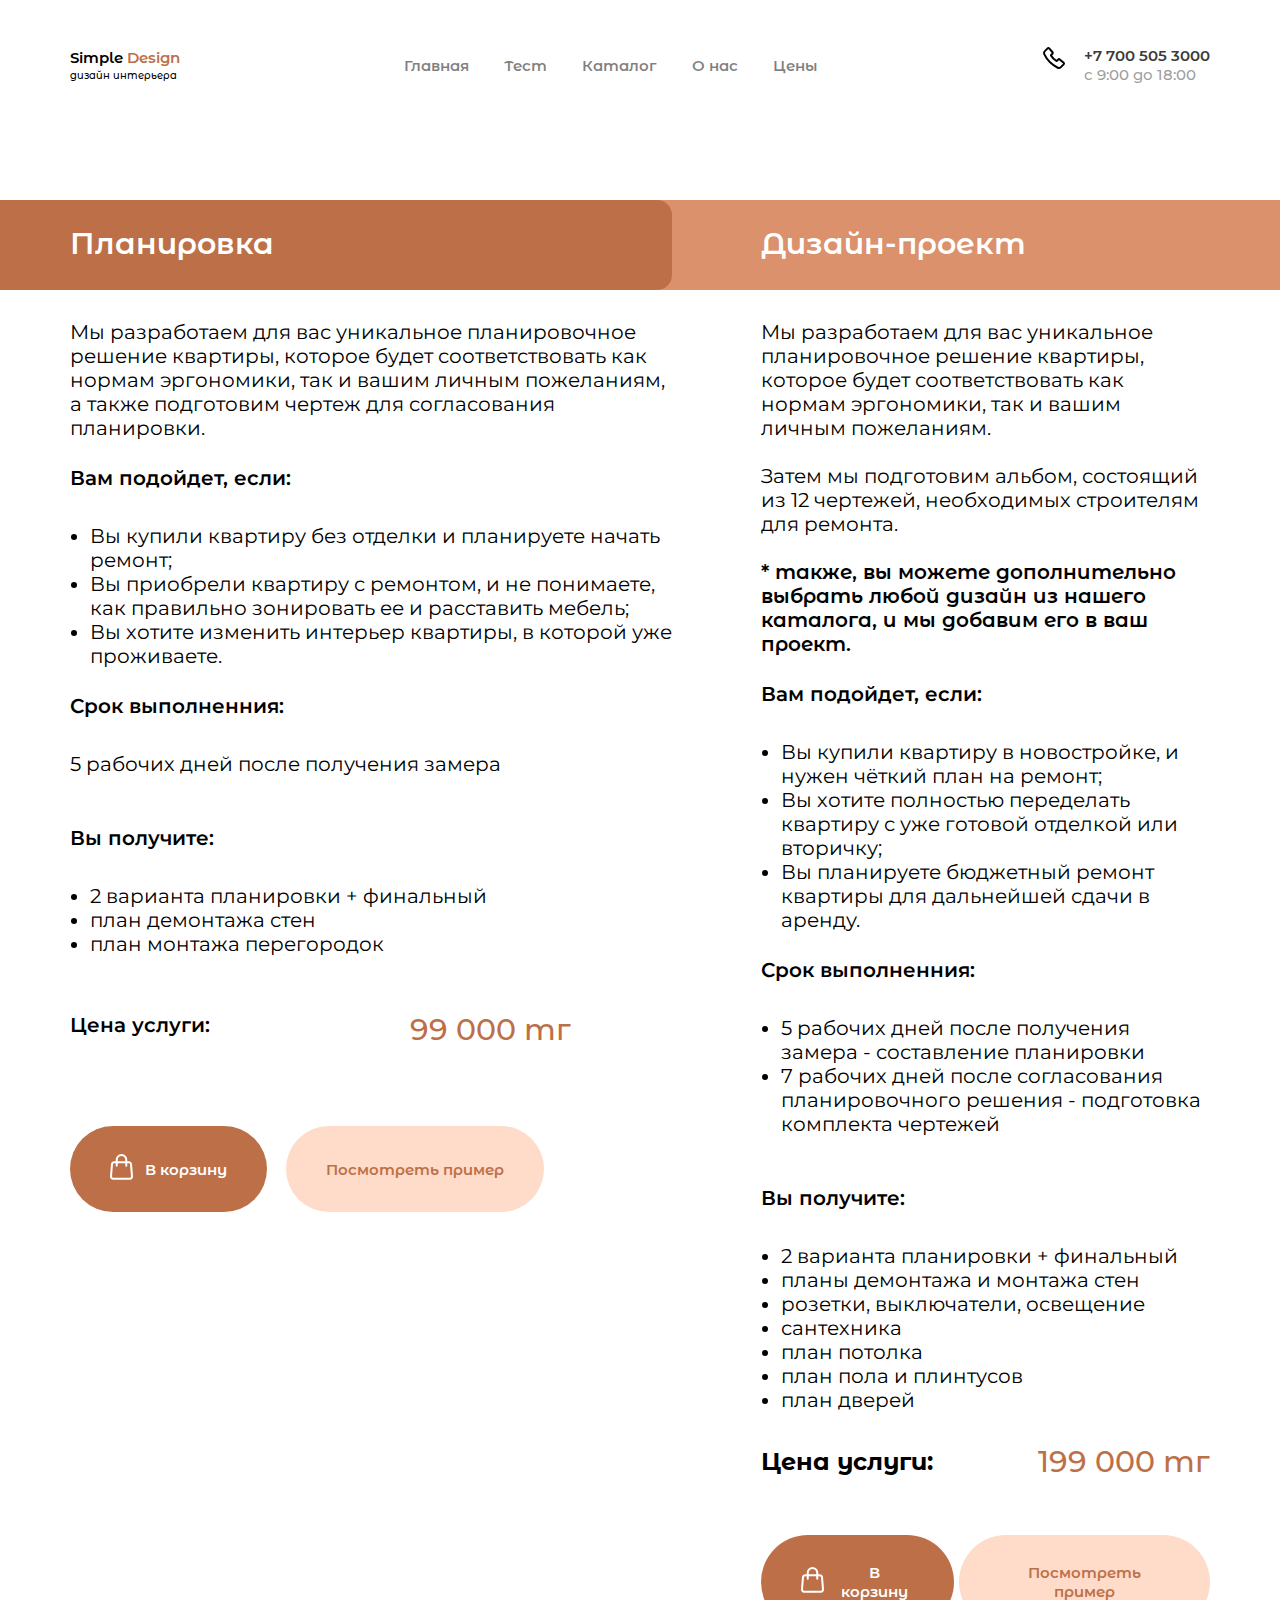
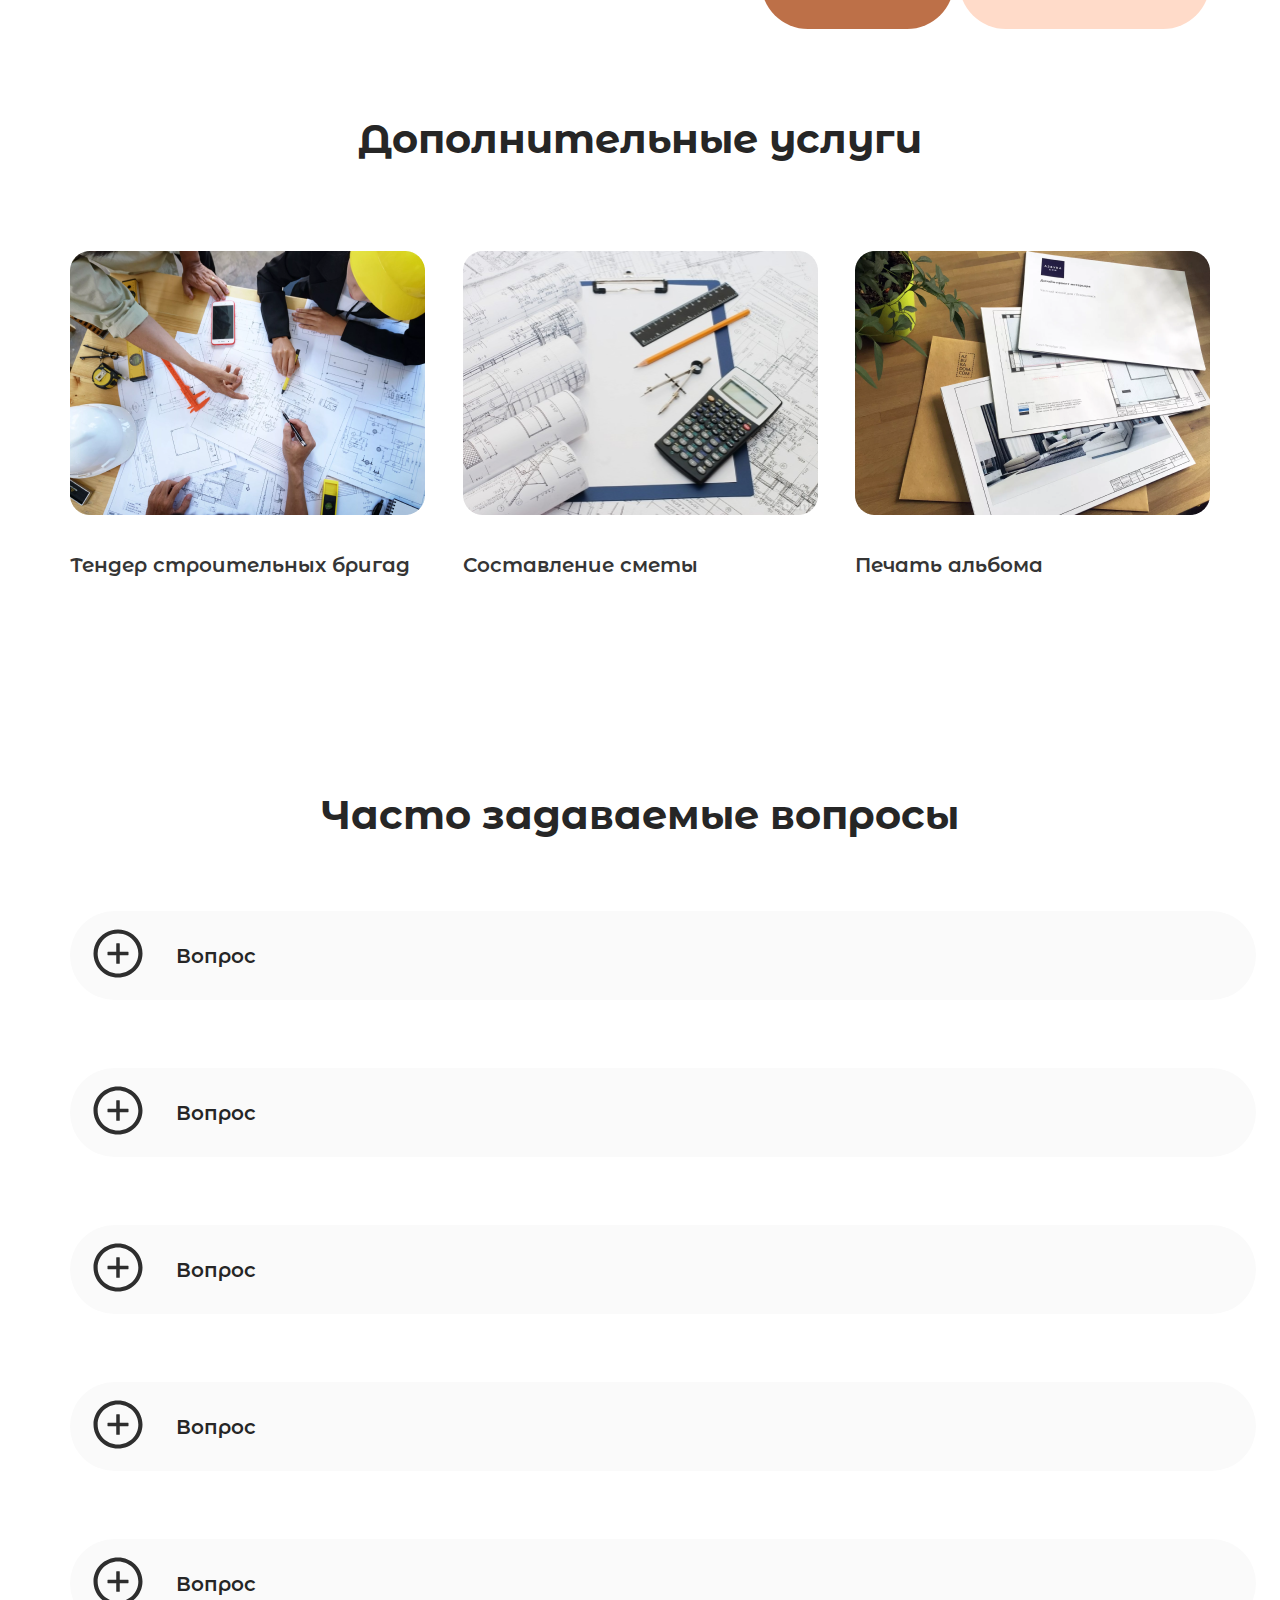
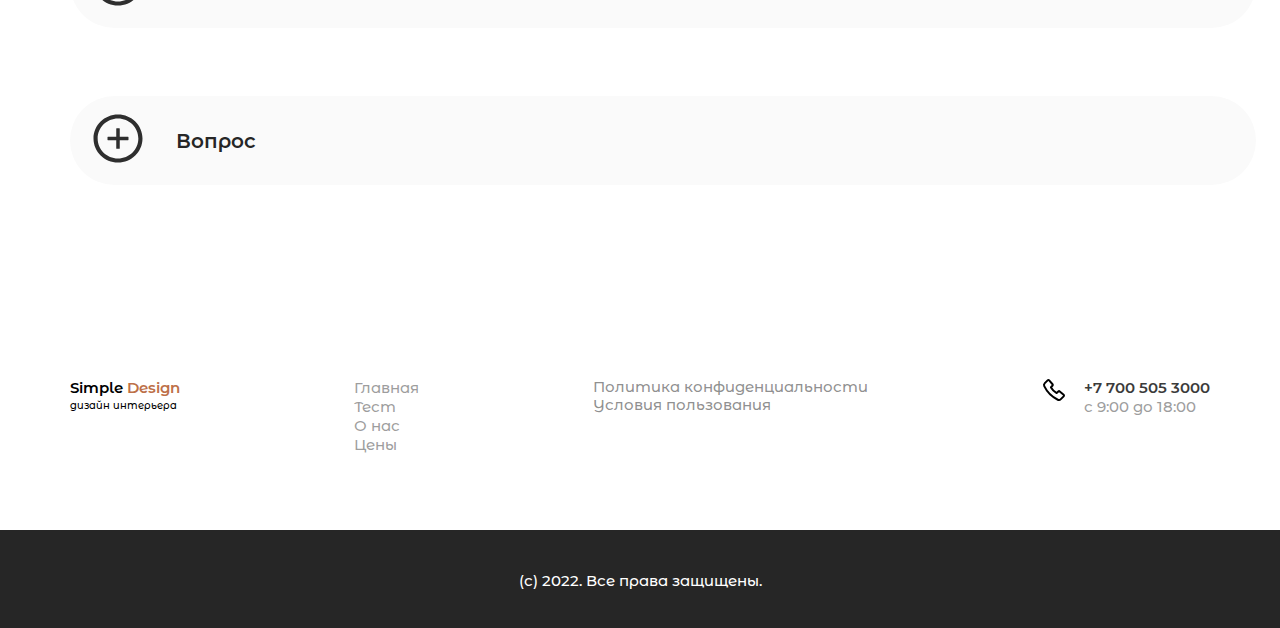
<file: pages/price/index.html>
<!doctype html>
<html lang="en">
<head>
    <meta charset="UTF-8">
    <meta name="viewport"
          content="width=device-width, user-scalable=no, initial-scale=1.0, maximum-scale=1.0, minimum-scale=1.0">
    <meta http-equiv="X-UA-Compatible" content="ie=edge">
    <title>Simple Design</title>


    <link rel="stylesheet" href="../../src/css/style.css">


</head>
<body>

<header class="header">
    <div class="container">
        <nav class="header__nav">
            <div class="header__title">
                <h1 class="header__title-title">Simple <span class="header-title_orange">Design</span></h1>
                <p class="header__title-subtitle">дизайн интерьера</p>
            </div>
            <ul class="header__links">
                <li><a href="../../index.html" class="header__links-link">Главная</a></li>
                <li><a href="" class="header__links-link">Тест</a></li>
                <li><a href="../catalog/index.html" class="header__links-link">Каталог</a></li>
                <li><a href="../about/index.html" class="header__links-link">О нас</a></li>
                <li><a href="./index.html" class="header__links-link">Цены</a></li>
            </ul>
            <div class="header__phone">
                <span>
                    <svg width="24" height="24" viewBox="0 0 24 24" fill="none" xmlns="http://www.w3.org/2000/svg">
<path d="M10.554 6.24L7.17099 2.335C6.78099 1.885 6.06599 1.887 5.61299 2.341L2.83099 5.128C2.00299 5.957 1.76599 7.188 2.24499 8.175C5.10661 14.1 9.88503 18.8851 15.806 21.755C16.792 22.234 18.022 21.997 18.85 21.168L21.658 18.355C22.113 17.9 22.114 17.181 21.66 16.791L17.74 13.426C17.33 13.074 16.693 13.12 16.282 13.532L14.918 14.898C14.8482 14.9712 14.7562 15.0194 14.6563 15.0353C14.5564 15.0512 14.4541 15.0339 14.365 14.986C12.1354 13.7021 10.286 11.8502 9.00499 9.619C8.95702 9.52975 8.93964 9.42723 8.95554 9.32716C8.97144 9.22708 9.01972 9.13499 9.09299 9.065L10.453 7.704C10.865 7.29 10.91 6.65 10.554 6.239V6.24Z" stroke="black" stroke-width="2" stroke-linecap="round" stroke-linejoin="round"/>
</svg>
</span>
                <div>
                    <h2 class="header__phone-title">+7 700 505 3000</h2>
                    <p class="header__phone-subtitle">с 9:00 до 18:00</p>
                </div>
            </div>
        </nav>
    </div>
</header>

<main>
    <section class="planing">
        <div class="container">
            <div class="planing__row">
                <div class="planing__left">
                    <h2 class="planing__left-title">Планировка</h2>
                    <p class="planing-text">Мы разработаем для вас уникальное планировочное решение квартиры, которое будет соответствовать как нормам эргономики, так и вашим личным пожеланиям, а также подготовим чертеж для согласования планировки. </p>
                <h2 class="planing__left-if">Вам подойдет, если:</h2>
                    <ul>
                        <li class="planing__left-list">Вы купили квартиру без отделки и планируете начать ремонт;</li>
                        <li class="planing__left-list">Вы приобрели квартиру с ремонтом, и не понимаете, как правильно зонировать ее и расставить мебель;</li>
                        <li class="planing__left-list">Вы хотите изменить интерьер квартиры, в которой уже проживаете.</li>
                    </ul>
                    <h2 class="planing__left-term">Срок выполненния: </h2>
                    <p class="planing__left-days">5 рабочих дней после получения замера</p>
                    <p class="planing__left-benefits">Вы получите:</p>
                    <ul>
                        <li class="planing__left-list">2 варианта планировки + финальный</li>
                        <li class="planing__left-list">план демонтажа стен</li>
                        <li class="planing__left-list">план монтажа перегородок</li>
                    </ul>
                    <div class="planing__left__price">
                        <h2 class="planing__left__price-title">Цена услуги:</h2>
                        <h2 class="planing__left__price-price">99 000 тг</h2>
                    </div>
                    <div class="planing__left__btns">
                        <button type="button" class="btn planing-bnt">
                            <span>
                                <svg width="23" height="26" viewBox="0 0 23 26" fill="none" xmlns="http://www.w3.org/2000/svg">
<path d="M1.96223 10.3202C2.01005 9.72439 2.28054 9.16844 2.71982 8.76308C3.15911 8.35772 3.73497 8.13269 4.3327 8.13281H18.6673C19.265 8.13269 19.8409 8.35772 20.2802 8.76308C20.7195 9.16844 20.99 9.72439 21.0378 10.3202L21.9924 22.2082C22.0186 22.5354 21.9769 22.8644 21.8697 23.1747C21.7626 23.4849 21.5924 23.7696 21.3698 24.0108C21.1472 24.252 20.8772 24.4445 20.5765 24.5762C20.2759 24.7079 19.9513 24.776 19.6231 24.7761H3.37691C3.0487 24.776 2.72408 24.7079 2.42346 24.5762C2.12285 24.4445 1.85275 24.252 1.63019 24.0108C1.40763 23.7696 1.23742 23.4849 1.13027 23.1747C1.02312 22.8644 0.981365 22.5354 1.00762 22.2082L1.96223 10.3202V10.3202Z" stroke="white" stroke-width="2" stroke-linecap="round" stroke-linejoin="round"/>
<path d="M16.2551 11.6992V5.75521C16.2551 4.49405 15.7541 3.28455 14.8623 2.39277C13.9705 1.50099 12.761 1 11.4998 1C10.2387 1 9.02917 1.50099 8.1374 2.39277C7.24562 3.28455 6.74463 4.49405 6.74463 5.75521V11.6992" stroke="white" stroke-width="2" stroke-linecap="round" stroke-linejoin="round"/>
</svg>
</span>
                            В корзину</button>
                        <button class="btn2">Посмотреть пример</button>
                    </div>
                </div>
                <div class="planing__right">
                    <h2 class="planing__right-title">Дизайн-проект</h2>
                <p class="planing__right-text">Мы разработаем для вас уникальное планировочное решение квартиры, которое будет соответствовать как нормам эргономики, так и вашим личным пожеланиям.
                    <br>
                    <br>
                    Затем мы подготовим альбом, состоящий из 12 чертежей, необходимых строителям для ремонта.
                    <br>
                    <br>
                    <span class="planing_bold">* также, вы можете дополнительно выбрать любой дизайн из нашего каталога, и мы добавим его в ваш проект.</span></p>
                    <p class="planing__right-if">Вам подойдет, если:</p>
                <ul>
                    <li class="planing__right-list">Вы купили квартиру в новостройке, и нужен чёткий план на ремонт;</li>
                    <li class="planing__right-list">Вы хотите полностью переделать квартиру с уже готовой отделкой или вторичку;</li>
                    <li class="planing__right-list">Вы планируете бюджетный ремонт квартиры для дальнейшей сдачи в аренду.</li>
                </ul>
                    <p class="planing__right-term">Срок выполненния: </p>
                    <ul>
                        <li class="planing__right-list">5 рабочих дней после получения замера - составление планировки</li>
                        <li class="planing__right-list">7 рабочих дней после согласования планировочного решения - подготовка комплекта чертежей</li>
                    </ul>
                    <p class="planing__right-benefits">Вы получите:</p>
                    <ul>
                        <li class="planing__right-list">2 варианта планировки + финальный</li>
                        <li class="planing__right-list">планы демонтажа и монтажа стен</li>
                        <li class="planing__right-list">розетки, выключатели, освещение</li>
                        <li class="planing__right-list">сантехника</li>
                        <li class="planing__right-list">план потолка</li>
                        <li class="planing__right-list">план пола и плинтусов</li>
                        <li class="planing__right-list">план дверей</li>
                    </ul>
                    <div class="planing__right__price">
                        <h2 class="planing__right__price-title">Цена услуги:</h2>
                        <h2 class="planing__right__price-price">199 000 тг</h2>
                    </div>
                    <div class="planing__right__btns">
                        <button type="button" class="btn planing-bnt">
                            <span>
                                <svg width="23" height="26" viewBox="0 0 23 26" fill="none" xmlns="http://www.w3.org/2000/svg">
<path d="M1.96223 10.3202C2.01005 9.72439 2.28054 9.16844 2.71982 8.76308C3.15911 8.35772 3.73497 8.13269 4.3327 8.13281H18.6673C19.265 8.13269 19.8409 8.35772 20.2802 8.76308C20.7195 9.16844 20.99 9.72439 21.0378 10.3202L21.9924 22.2082C22.0186 22.5354 21.9769 22.8644 21.8697 23.1747C21.7626 23.4849 21.5924 23.7696 21.3698 24.0108C21.1472 24.252 20.8772 24.4445 20.5765 24.5762C20.2759 24.7079 19.9513 24.776 19.6231 24.7761H3.37691C3.0487 24.776 2.72408 24.7079 2.42346 24.5762C2.12285 24.4445 1.85275 24.252 1.63019 24.0108C1.40763 23.7696 1.23742 23.4849 1.13027 23.1747C1.02312 22.8644 0.981365 22.5354 1.00762 22.2082L1.96223 10.3202V10.3202Z" stroke="white" stroke-width="2" stroke-linecap="round" stroke-linejoin="round"/>
<path d="M16.2551 11.6992V5.75521C16.2551 4.49405 15.7541 3.28455 14.8623 2.39277C13.9705 1.50099 12.761 1 11.4998 1C10.2387 1 9.02917 1.50099 8.1374 2.39277C7.24562 3.28455 6.74463 4.49405 6.74463 5.75521V11.6992" stroke="white" stroke-width="2" stroke-linecap="round" stroke-linejoin="round"/>
</svg>
</span>
                            В корзину</button>
                        <button class="btn2">Посмотреть пример</button>
                    </div>
                </div>
            </div>
        </div>
    </section>
    <section class="extra">
        <div class="container">
            <h2 class="extra-title">Дополнительные услуги</h2>
            <div class="extra__cards">
                <a href="../tender/index.html" class="extra__card">
                    <img class="extra__card-img" src="../../src/images/extra/1.png" alt="">
                    <h2 class="extra__card-text">Тендер строительных бригад</h2>
                </a>

                    <a class="extra__card" href="../smeta/index.html">
                        <img class="extra__card-img" src="../../src/images/extra/2.png" alt="">
                        <h2 class="extra__card-text">Составление сметы</h2>
                    </a>
                    <a class="extra__card" href="../print/index.html">
                        <img class="extra__card-img" src="../../src/images/extra/3.png" alt="">
                        <h2 class="extra__card-text">Печать альбома</h2>
                    </a>
            </div>
        </div>
    </section>
    <section class="questions">
        <div class="container">
            <h2 class="questions-title">Часто задаваемые вопросы</h2>
            <div class="accordion">
    <span>
        <svg width="56" height="55" viewBox="0 0 56 55" fill="none" xmlns="http://www.w3.org/2000/svg">
<path d="M38.0625 25.7812H29.75V17.6172C29.75 17.3809 29.5531 17.1875 29.3125 17.1875H26.6875C26.4469 17.1875 26.25 17.3809 26.25 17.6172V25.7812H17.9375C17.6969 25.7812 17.5 25.9746 17.5 26.2109V28.7891C17.5 29.0254 17.6969 29.2188 17.9375 29.2188H26.25V37.3828C26.25 37.6191 26.4469 37.8125 26.6875 37.8125H29.3125C29.5531 37.8125 29.75 37.6191 29.75 37.3828V29.2188H38.0625C38.3031 29.2188 38.5 29.0254 38.5 28.7891V26.2109C38.5 25.9746 38.3031 25.7812 38.0625 25.7812Z" fill="#2E2E2E"/>
<path d="M28 3.4375C14.4703 3.4375 3.5 14.2119 3.5 27.5C3.5 40.7881 14.4703 51.5625 28 51.5625C41.5297 51.5625 52.5 40.7881 52.5 27.5C52.5 14.2119 41.5297 3.4375 28 3.4375ZM28 47.4805C16.7672 47.4805 7.65625 38.5322 7.65625 27.5C7.65625 16.4678 16.7672 7.51953 28 7.51953C39.2328 7.51953 48.3438 16.4678 48.3438 27.5C48.3438 38.5322 39.2328 47.4805 28 47.4805Z" fill="#2E2E2E"/>
</svg>

    </span>
                <p class="questions__accordion-title">Вопрос</p></div>
            <div class="content">Lorem ipsum dolor sit amet, consectetur adipiscing elit. Malesuada nibh at ornare turpis sit lacus, in viverra volutpat. Id sed quam consectetur condimentum tellus pellentesque a, convallis metus. Hac dui sit cursus ac id aliquet. A convallis suspendisse in nulla risus, senectus vitae. Condimentum in aliquet egestas aliquam at eu. Id bibendum iaculis netus ipsum quis amet lectus nisi mattis. Sit porttitor a vulputate aliquam elementum, odio lacus.</div>
            <div class="accordion">
    <span>
        <svg width="56" height="55" viewBox="0 0 56 55" fill="none" xmlns="http://www.w3.org/2000/svg">
<path d="M38.0625 25.7812H29.75V17.6172C29.75 17.3809 29.5531 17.1875 29.3125 17.1875H26.6875C26.4469 17.1875 26.25 17.3809 26.25 17.6172V25.7812H17.9375C17.6969 25.7812 17.5 25.9746 17.5 26.2109V28.7891C17.5 29.0254 17.6969 29.2188 17.9375 29.2188H26.25V37.3828C26.25 37.6191 26.4469 37.8125 26.6875 37.8125H29.3125C29.5531 37.8125 29.75 37.6191 29.75 37.3828V29.2188H38.0625C38.3031 29.2188 38.5 29.0254 38.5 28.7891V26.2109C38.5 25.9746 38.3031 25.7812 38.0625 25.7812Z" fill="#2E2E2E"/>
<path d="M28 3.4375C14.4703 3.4375 3.5 14.2119 3.5 27.5C3.5 40.7881 14.4703 51.5625 28 51.5625C41.5297 51.5625 52.5 40.7881 52.5 27.5C52.5 14.2119 41.5297 3.4375 28 3.4375ZM28 47.4805C16.7672 47.4805 7.65625 38.5322 7.65625 27.5C7.65625 16.4678 16.7672 7.51953 28 7.51953C39.2328 7.51953 48.3438 16.4678 48.3438 27.5C48.3438 38.5322 39.2328 47.4805 28 47.4805Z" fill="#2E2E2E"/>
</svg>

    </span>
                <p class="questions__accordion-title">Вопрос</p></div>
            <div class="content">Lorem ipsum dolor sit amet, consectetur adipiscing elit. Malesuada nibh at ornare turpis sit lacus, in viverra volutpat. Id sed quam consectetur condimentum tellus pellentesque a, convallis metus. Hac dui sit cursus ac id aliquet. A convallis suspendisse in nulla risus, senectus vitae. Condimentum in aliquet egestas aliquam at eu. Id bibendum iaculis netus ipsum quis amet lectus nisi mattis. Sit porttitor a vulputate aliquam elementum, odio lacus.</div>
            <div class="accordion">
    <span>
        <svg width="56" height="55" viewBox="0 0 56 55" fill="none" xmlns="http://www.w3.org/2000/svg">
<path d="M38.0625 25.7812H29.75V17.6172C29.75 17.3809 29.5531 17.1875 29.3125 17.1875H26.6875C26.4469 17.1875 26.25 17.3809 26.25 17.6172V25.7812H17.9375C17.6969 25.7812 17.5 25.9746 17.5 26.2109V28.7891C17.5 29.0254 17.6969 29.2188 17.9375 29.2188H26.25V37.3828C26.25 37.6191 26.4469 37.8125 26.6875 37.8125H29.3125C29.5531 37.8125 29.75 37.6191 29.75 37.3828V29.2188H38.0625C38.3031 29.2188 38.5 29.0254 38.5 28.7891V26.2109C38.5 25.9746 38.3031 25.7812 38.0625 25.7812Z" fill="#2E2E2E"/>
<path d="M28 3.4375C14.4703 3.4375 3.5 14.2119 3.5 27.5C3.5 40.7881 14.4703 51.5625 28 51.5625C41.5297 51.5625 52.5 40.7881 52.5 27.5C52.5 14.2119 41.5297 3.4375 28 3.4375ZM28 47.4805C16.7672 47.4805 7.65625 38.5322 7.65625 27.5C7.65625 16.4678 16.7672 7.51953 28 7.51953C39.2328 7.51953 48.3438 16.4678 48.3438 27.5C48.3438 38.5322 39.2328 47.4805 28 47.4805Z" fill="#2E2E2E"/>
</svg>

    </span>
                <p class="questions__accordion-title">Вопрос</p></div>
            <div class="content">Lorem ipsum dolor sit amet, consectetur adipiscing elit. Malesuada nibh at ornare turpis sit lacus, in viverra volutpat. Id sed quam consectetur condimentum tellus pellentesque a, convallis metus. Hac dui sit cursus ac id aliquet. A convallis suspendisse in nulla risus, senectus vitae. Condimentum in aliquet egestas aliquam at eu. Id bibendum iaculis netus ipsum quis amet lectus nisi mattis. Sit porttitor a vulputate aliquam elementum, odio lacus.</div>
            <div class="accordion">
    <span>
        <svg width="56" height="55" viewBox="0 0 56 55" fill="none" xmlns="http://www.w3.org/2000/svg">
<path d="M38.0625 25.7812H29.75V17.6172C29.75 17.3809 29.5531 17.1875 29.3125 17.1875H26.6875C26.4469 17.1875 26.25 17.3809 26.25 17.6172V25.7812H17.9375C17.6969 25.7812 17.5 25.9746 17.5 26.2109V28.7891C17.5 29.0254 17.6969 29.2188 17.9375 29.2188H26.25V37.3828C26.25 37.6191 26.4469 37.8125 26.6875 37.8125H29.3125C29.5531 37.8125 29.75 37.6191 29.75 37.3828V29.2188H38.0625C38.3031 29.2188 38.5 29.0254 38.5 28.7891V26.2109C38.5 25.9746 38.3031 25.7812 38.0625 25.7812Z" fill="#2E2E2E"/>
<path d="M28 3.4375C14.4703 3.4375 3.5 14.2119 3.5 27.5C3.5 40.7881 14.4703 51.5625 28 51.5625C41.5297 51.5625 52.5 40.7881 52.5 27.5C52.5 14.2119 41.5297 3.4375 28 3.4375ZM28 47.4805C16.7672 47.4805 7.65625 38.5322 7.65625 27.5C7.65625 16.4678 16.7672 7.51953 28 7.51953C39.2328 7.51953 48.3438 16.4678 48.3438 27.5C48.3438 38.5322 39.2328 47.4805 28 47.4805Z" fill="#2E2E2E"/>
</svg>

    </span>
                <p class="questions__accordion-title">Вопрос</p></div>
            <div class="content">Lorem ipsum dolor sit amet, consectetur adipiscing elit. Malesuada nibh at ornare turpis sit lacus, in viverra volutpat. Id sed quam consectetur condimentum tellus pellentesque a, convallis metus. Hac dui sit cursus ac id aliquet. A convallis suspendisse in nulla risus, senectus vitae. Condimentum in aliquet egestas aliquam at eu. Id bibendum iaculis netus ipsum quis amet lectus nisi mattis. Sit porttitor a vulputate aliquam elementum, odio lacus.</div>
            <div class="accordion">
    <span>
        <svg width="56" height="55" viewBox="0 0 56 55" fill="none" xmlns="http://www.w3.org/2000/svg">
<path d="M38.0625 25.7812H29.75V17.6172C29.75 17.3809 29.5531 17.1875 29.3125 17.1875H26.6875C26.4469 17.1875 26.25 17.3809 26.25 17.6172V25.7812H17.9375C17.6969 25.7812 17.5 25.9746 17.5 26.2109V28.7891C17.5 29.0254 17.6969 29.2188 17.9375 29.2188H26.25V37.3828C26.25 37.6191 26.4469 37.8125 26.6875 37.8125H29.3125C29.5531 37.8125 29.75 37.6191 29.75 37.3828V29.2188H38.0625C38.3031 29.2188 38.5 29.0254 38.5 28.7891V26.2109C38.5 25.9746 38.3031 25.7812 38.0625 25.7812Z" fill="#2E2E2E"/>
<path d="M28 3.4375C14.4703 3.4375 3.5 14.2119 3.5 27.5C3.5 40.7881 14.4703 51.5625 28 51.5625C41.5297 51.5625 52.5 40.7881 52.5 27.5C52.5 14.2119 41.5297 3.4375 28 3.4375ZM28 47.4805C16.7672 47.4805 7.65625 38.5322 7.65625 27.5C7.65625 16.4678 16.7672 7.51953 28 7.51953C39.2328 7.51953 48.3438 16.4678 48.3438 27.5C48.3438 38.5322 39.2328 47.4805 28 47.4805Z" fill="#2E2E2E"/>
</svg>

    </span>
                <p class="questions__accordion-title">Вопрос</p></div>
            <div class="content">Lorem ipsum dolor sit amet, consectetur adipiscing elit. Malesuada nibh at ornare turpis sit lacus, in viverra volutpat. Id sed quam consectetur condimentum tellus pellentesque a, convallis metus. Hac dui sit cursus ac id aliquet. A convallis suspendisse in nulla risus, senectus vitae. Condimentum in aliquet egestas aliquam at eu. Id bibendum iaculis netus ipsum quis amet lectus nisi mattis. Sit porttitor a vulputate aliquam elementum, odio lacus.</div>
            <div class="accordion">
    <span>
        <svg width="56" height="55" viewBox="0 0 56 55" fill="none" xmlns="http://www.w3.org/2000/svg">
<path d="M38.0625 25.7812H29.75V17.6172C29.75 17.3809 29.5531 17.1875 29.3125 17.1875H26.6875C26.4469 17.1875 26.25 17.3809 26.25 17.6172V25.7812H17.9375C17.6969 25.7812 17.5 25.9746 17.5 26.2109V28.7891C17.5 29.0254 17.6969 29.2188 17.9375 29.2188H26.25V37.3828C26.25 37.6191 26.4469 37.8125 26.6875 37.8125H29.3125C29.5531 37.8125 29.75 37.6191 29.75 37.3828V29.2188H38.0625C38.3031 29.2188 38.5 29.0254 38.5 28.7891V26.2109C38.5 25.9746 38.3031 25.7812 38.0625 25.7812Z" fill="#2E2E2E"/>
<path d="M28 3.4375C14.4703 3.4375 3.5 14.2119 3.5 27.5C3.5 40.7881 14.4703 51.5625 28 51.5625C41.5297 51.5625 52.5 40.7881 52.5 27.5C52.5 14.2119 41.5297 3.4375 28 3.4375ZM28 47.4805C16.7672 47.4805 7.65625 38.5322 7.65625 27.5C7.65625 16.4678 16.7672 7.51953 28 7.51953C39.2328 7.51953 48.3438 16.4678 48.3438 27.5C48.3438 38.5322 39.2328 47.4805 28 47.4805Z" fill="#2E2E2E"/>
</svg>

    </span>
                <p class="questions__accordion-title">Вопрос</p></div>
            <div class="content">Lorem ipsum dolor sit amet, consectetur adipiscing elit. Malesuada nibh at ornare turpis sit lacus, in viverra volutpat. Id sed quam consectetur condimentum tellus pellentesque a, convallis metus. Hac dui sit cursus ac id aliquet. A convallis suspendisse in nulla risus, senectus vitae. Condimentum in aliquet egestas aliquam at eu. Id bibendum iaculis netus ipsum quis amet lectus nisi mattis. Sit porttitor a vulputate aliquam elementum, odio lacus.</div>
        </div>
    </section>

</main>

<footer class="footer">
    <div class="container">
        <div class="footer__top">
            <div class="footer__top__title">
                <h1 class="footer__top__title-title">Simple <span class="footer-title_orange">Design</span></h1>
                <p class="footer__top__title-subtitle">дизайн интерьера</p>
            </div>
            <ul>
                <li><a class="footer__top-item" href="../../index.html">Главная</a></li>
                <li><a class="footer__top-item" href="">Тест</a></li>
                <li><a class="footer__top-item" href="../about/index.html">О нас</a></li>
                <li><a class="footer__top-item" href="../price/index.html">Цены</a></li>
            </ul>
            <a class="footer__top-link" href="">Политика конфиденциальности <br>
                Условия пользования</a>
            <div class="footer__top__phone">
                <span>
                    <svg width="24" height="24" viewBox="0 0 24 24" fill="none" xmlns="http://www.w3.org/2000/svg">
<path d="M10.554 6.24L7.17099 2.335C6.78099 1.885 6.06599 1.887 5.61299 2.341L2.83099 5.128C2.00299 5.957 1.76599 7.188 2.24499 8.175C5.10661 14.1 9.88503 18.8851 15.806 21.755C16.792 22.234 18.022 21.997 18.85 21.168L21.658 18.355C22.113 17.9 22.114 17.181 21.66 16.791L17.74 13.426C17.33 13.074 16.693 13.12 16.282 13.532L14.918 14.898C14.8482 14.9712 14.7562 15.0194 14.6563 15.0353C14.5564 15.0512 14.4541 15.0339 14.365 14.986C12.1354 13.7021 10.286 11.8502 9.00499 9.619C8.95702 9.52975 8.93964 9.42723 8.95554 9.32716C8.97144 9.22708 9.01972 9.13499 9.09299 9.065L10.453 7.704C10.865 7.29 10.91 6.65 10.554 6.239V6.24Z" stroke="black" stroke-width="2" stroke-linecap="round" stroke-linejoin="round"/>
</svg>
</span>
                <div>
                    <h2 class="footer__top__phone-title">+7 700 505 3000</h2>
                    <p class="footer__top__phone-subtitle">с 9:00 до 18:00</p>
                </div>
            </div>
        </div>

    </div>
    <div class="footer__bottom">
        <h2 class="footer__bottom-title">(с) 2022. Все права защищены.</h2>
    </div>
</footer>

<script src="../../src/js/main.js"></script>

</body>
</html>
</file>
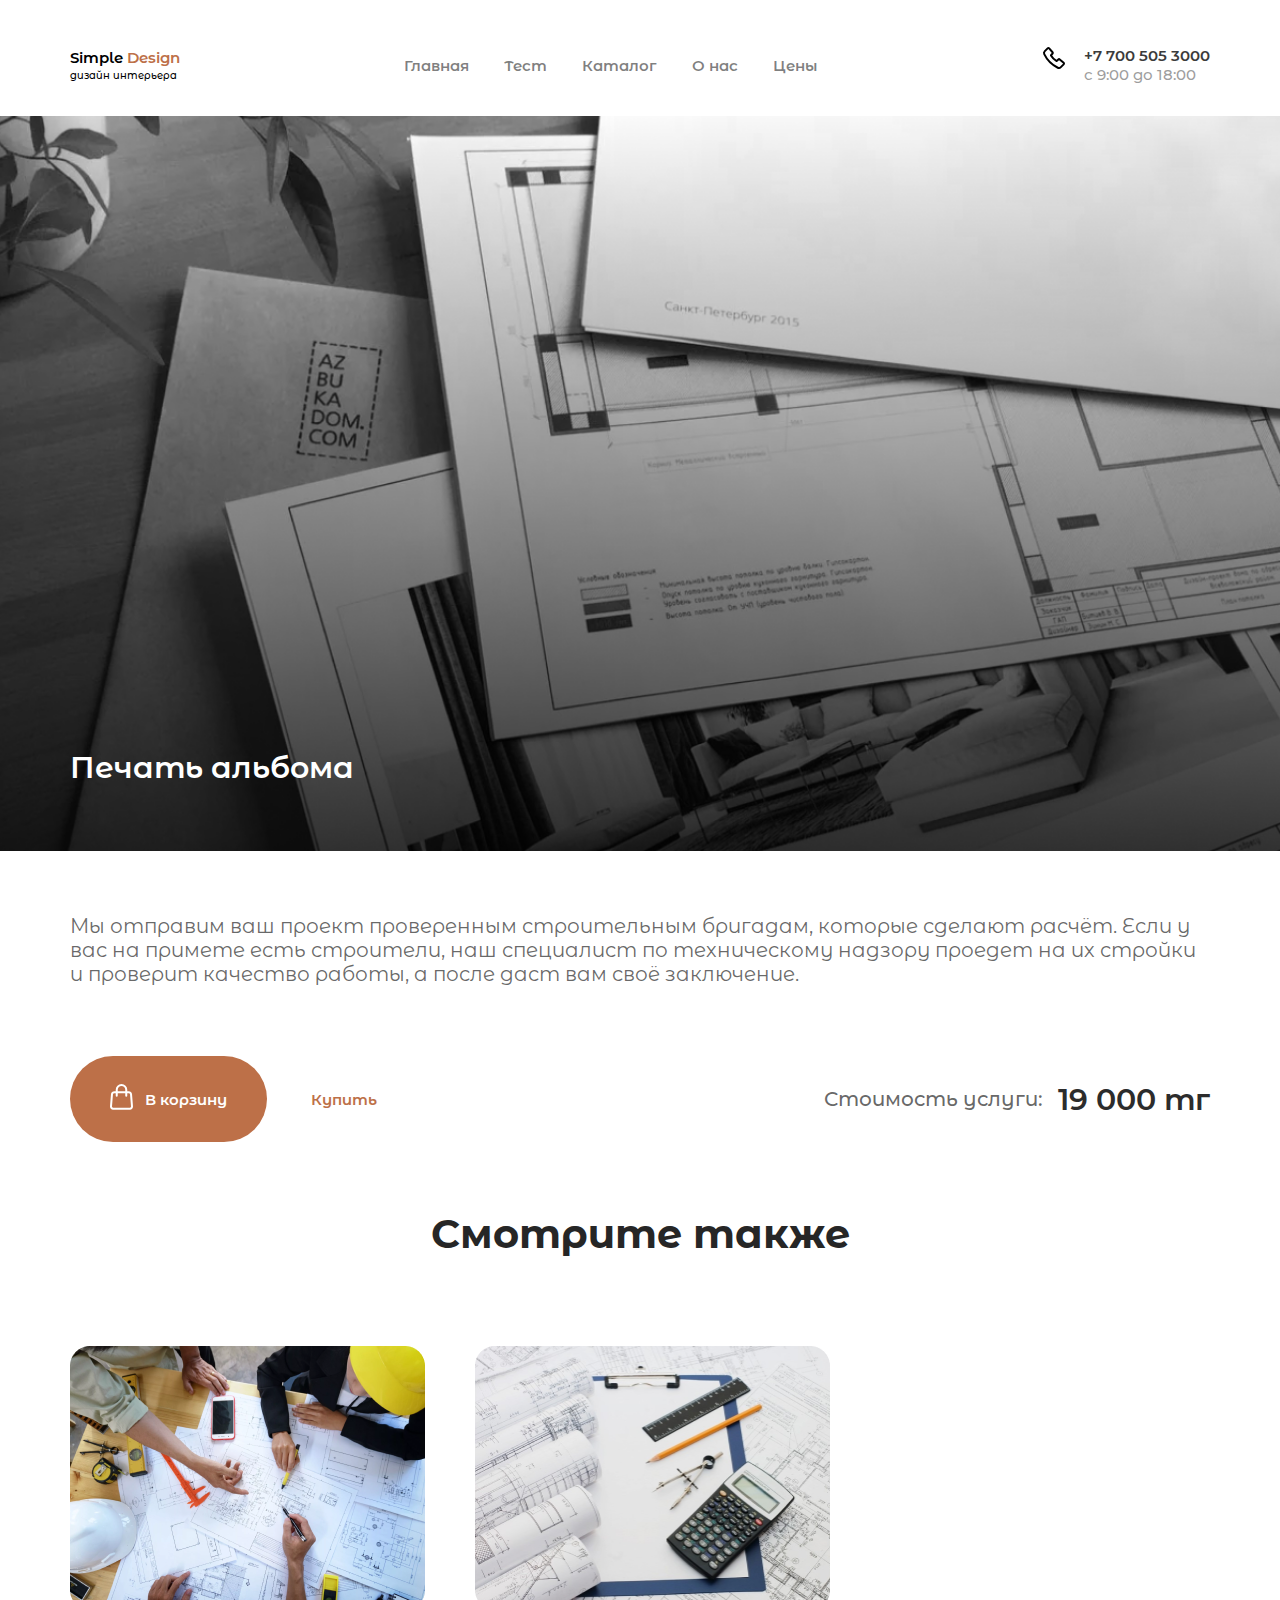
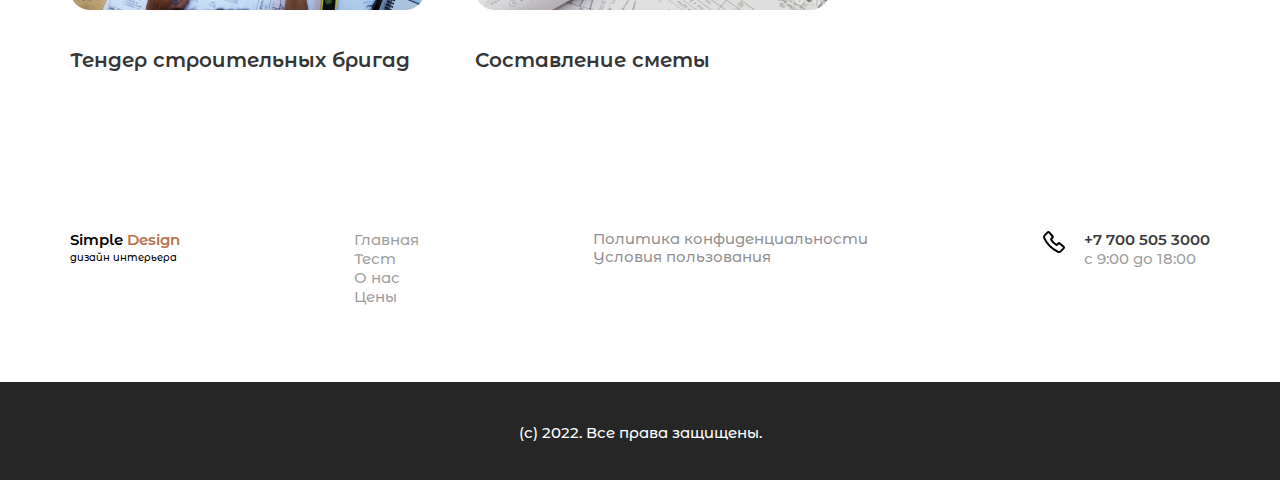
<file: pages/print/index.html>
<!doctype html>
<html lang="en">
<head>
    <meta charset="UTF-8">
    <meta name="viewport"
          content="width=device-width, user-scalable=no, initial-scale=1.0, maximum-scale=1.0, minimum-scale=1.0">
    <meta http-equiv="X-UA-Compatible" content="ie=edge">
    <title>Simple Design</title>
    <link rel="stylesheet" href="../../src/css/style.css">

</head>
<body>

<header class="header">
    <div class="container">
        <nav class="header__nav">
            <div class="header__title">
                <h1 class="header__title-title">Simple <span class="header-title_orange">Design</span></h1>
                <p class="header__title-subtitle">дизайн интерьера</p>
            </div>
            <ul class="header__links">
                <li><a href="../../index.html" class="header__links-link">Главная</a></li>
                <li><a href="" class="header__links-link">Тест</a></li>
                <li><a href="../catalog/index.html" class="header__links-link">Каталог</a></li>
                <li><a href="../about/index.html" class="header__links-link">О нас</a></li>
                <li><a href="../price/index.html" class="header__links-link">Цены</a></li>
            </ul>
            <div class="header__phone">
                <span>
                    <svg width="24" height="24" viewBox="0 0 24 24" fill="none" xmlns="http://www.w3.org/2000/svg">
<path d="M10.554 6.24L7.17099 2.335C6.78099 1.885 6.06599 1.887 5.61299 2.341L2.83099 5.128C2.00299 5.957 1.76599 7.188 2.24499 8.175C5.10661 14.1 9.88503 18.8851 15.806 21.755C16.792 22.234 18.022 21.997 18.85 21.168L21.658 18.355C22.113 17.9 22.114 17.181 21.66 16.791L17.74 13.426C17.33 13.074 16.693 13.12 16.282 13.532L14.918 14.898C14.8482 14.9712 14.7562 15.0194 14.6563 15.0353C14.5564 15.0512 14.4541 15.0339 14.365 14.986C12.1354 13.7021 10.286 11.8502 9.00499 9.619C8.95702 9.52975 8.93964 9.42723 8.95554 9.32716C8.97144 9.22708 9.01972 9.13499 9.09299 9.065L10.453 7.704C10.865 7.29 10.91 6.65 10.554 6.239V6.24Z" stroke="black" stroke-width="2" stroke-linecap="round" stroke-linejoin="round"/>
</svg>
</span>
                <div>
                    <h2 class="header__phone-title">+7 700 505 3000</h2>
                    <p class="header__phone-subtitle">с 9:00 до 18:00</p>
                </div>
            </div>
        </nav>
    </div>
</header>

<main>
    <section class="tender__img print__img">
        <div class="container">
            <h2 class="tender__img-text">Печать альбома</h2>
        </div>
    </section>
    <section class="tender__text">
        <div class="container">
            <p class="tender__text-text">Мы отправим ваш проект проверенным строительным бригадам, которые сделают расчёт. Если у вас на примете есть строители, наш специалист по техническому надзору проедет на их стройки и проверит качество работы, а после даст вам своё заключение.</p>
        <div class="tender__text__row">
            <div class="tender__text__row__btns">
                <button class="btn">
                    <span>
                        <svg width="23" height="26" viewBox="0 0 23 26" fill="none" xmlns="http://www.w3.org/2000/svg">
<path d="M1.96223 10.3202C2.01005 9.72439 2.28054 9.16844 2.71982 8.76308C3.15911 8.35772 3.73497 8.13269 4.3327 8.13281H18.6673C19.265 8.13269 19.8409 8.35772 20.2802 8.76308C20.7195 9.16844 20.99 9.72439 21.0378 10.3202L21.9924 22.2082C22.0186 22.5354 21.9769 22.8644 21.8697 23.1747C21.7626 23.4849 21.5924 23.7696 21.3698 24.0108C21.1472 24.252 20.8772 24.4445 20.5765 24.5762C20.2759 24.7079 19.9513 24.776 19.6231 24.7761H3.37691C3.0487 24.776 2.72408 24.7079 2.42346 24.5762C2.12285 24.4445 1.85275 24.252 1.63019 24.0108C1.40763 23.7696 1.23742 23.4849 1.13027 23.1747C1.02312 22.8644 0.981365 22.5354 1.00762 22.2082L1.96223 10.3202V10.3202Z" stroke="white" stroke-width="2" stroke-linecap="round" stroke-linejoin="round"/>
<path d="M16.2551 11.6992V5.75521C16.2551 4.49405 15.7541 3.28455 14.8623 2.39277C13.9705 1.50099 12.761 1 11.4998 1C10.2387 1 9.02917 1.50099 8.1374 2.39277C7.24562 3.28455 6.74463 4.49405 6.74463 5.75521V11.6992" stroke="white" stroke-width="2" stroke-linecap="round" stroke-linejoin="round"/>
</svg>

                    </span>
                    В корзину</button>
                <a class="tender__text__row-buy" href="">Купить</a>
            </div>
            <div class="tender__text__row__text">
                <p class="tender__text__row-info">Стоимость услуги:</p>
                <p class="tender__text__row-price">19 000 тг</p>
            </div>
        </div>
        </div>
    </section>
    <section class="extra">
        <div class="container">
            <h2 class="extra-title">Смотрите также</h2>
            <div class="extra__cards tender__else">
                <a href="../tender/index.html" class="extra__card">
                    <img class="extra__card-img" src="../../src/images/extra/1.png" alt="">
                    <h2 class="extra__card-text">Тендер строительных бригад</h2>
                </a>
                <a class="extra__card" href="../smeta/index.html">
                    <img class="extra__card-img" src="../../src/images/extra/2.png" alt="">
                    <h2 class="extra__card-text">Составление сметы</h2>
                </a>
            </div>
        </div>
    </section>
</main>
<footer class="footer">
    <div class="container">
        <div class="footer__top">
            <div class="footer__top__title">
                <h1 class="footer__top__title-title">Simple <span class="footer-title_orange">Design</span></h1>
                <p class="footer__top__title-subtitle">дизайн интерьера</p>
            </div>
            <ul>
                <li><a class="footer__top-item" href="../../index.html">Главная</a></li>
                <li><a class="footer__top-item" href="">Тест</a></li>
                <li><a class="footer__top-item" href="../about/index.html">О нас</a></li>
                <li><a class="footer__top-item" href="../price/index.html">Цены</a></li>
            </ul>
            <a class="footer__top-link" href="">Политика конфиденциальности <br>
                Условия пользования</a>
            <div class="footer__top__phone">
                <span>
                    <svg width="24" height="24" viewBox="0 0 24 24" fill="none" xmlns="http://www.w3.org/2000/svg">
<path d="M10.554 6.24L7.17099 2.335C6.78099 1.885 6.06599 1.887 5.61299 2.341L2.83099 5.128C2.00299 5.957 1.76599 7.188 2.24499 8.175C5.10661 14.1 9.88503 18.8851 15.806 21.755C16.792 22.234 18.022 21.997 18.85 21.168L21.658 18.355C22.113 17.9 22.114 17.181 21.66 16.791L17.74 13.426C17.33 13.074 16.693 13.12 16.282 13.532L14.918 14.898C14.8482 14.9712 14.7562 15.0194 14.6563 15.0353C14.5564 15.0512 14.4541 15.0339 14.365 14.986C12.1354 13.7021 10.286 11.8502 9.00499 9.619C8.95702 9.52975 8.93964 9.42723 8.95554 9.32716C8.97144 9.22708 9.01972 9.13499 9.09299 9.065L10.453 7.704C10.865 7.29 10.91 6.65 10.554 6.239V6.24Z" stroke="black" stroke-width="2" stroke-linecap="round" stroke-linejoin="round"/>
</svg>
</span>
                <div>
                    <h2 class="footer__top__phone-title">+7 700 505 3000</h2>
                    <p class="footer__top__phone-subtitle">с 9:00 до 18:00</p>
                </div>
            </div>
        </div>

    </div>
    <div class="footer__bottom">
        <h2 class="footer__bottom-title">(с) 2022. Все права защищены.</h2>
    </div>
</footer>

</body>
</html>
</file>
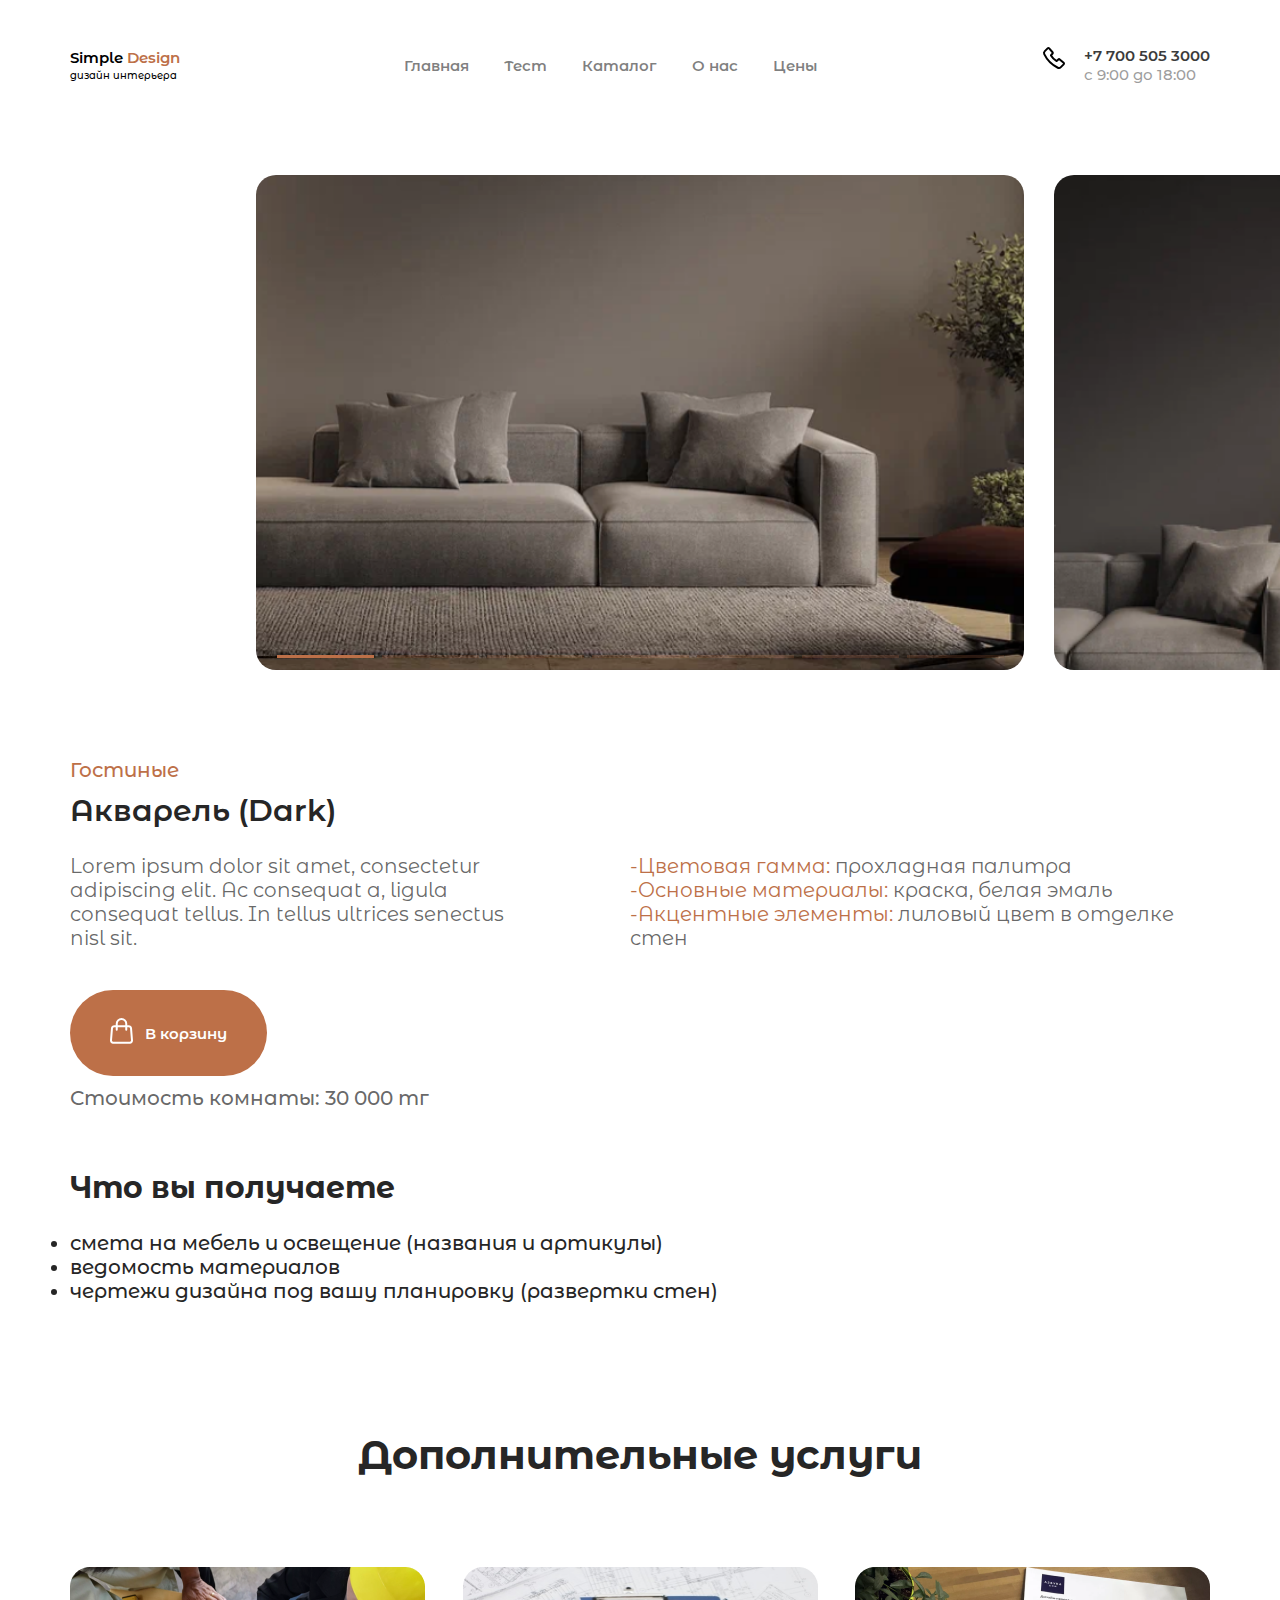
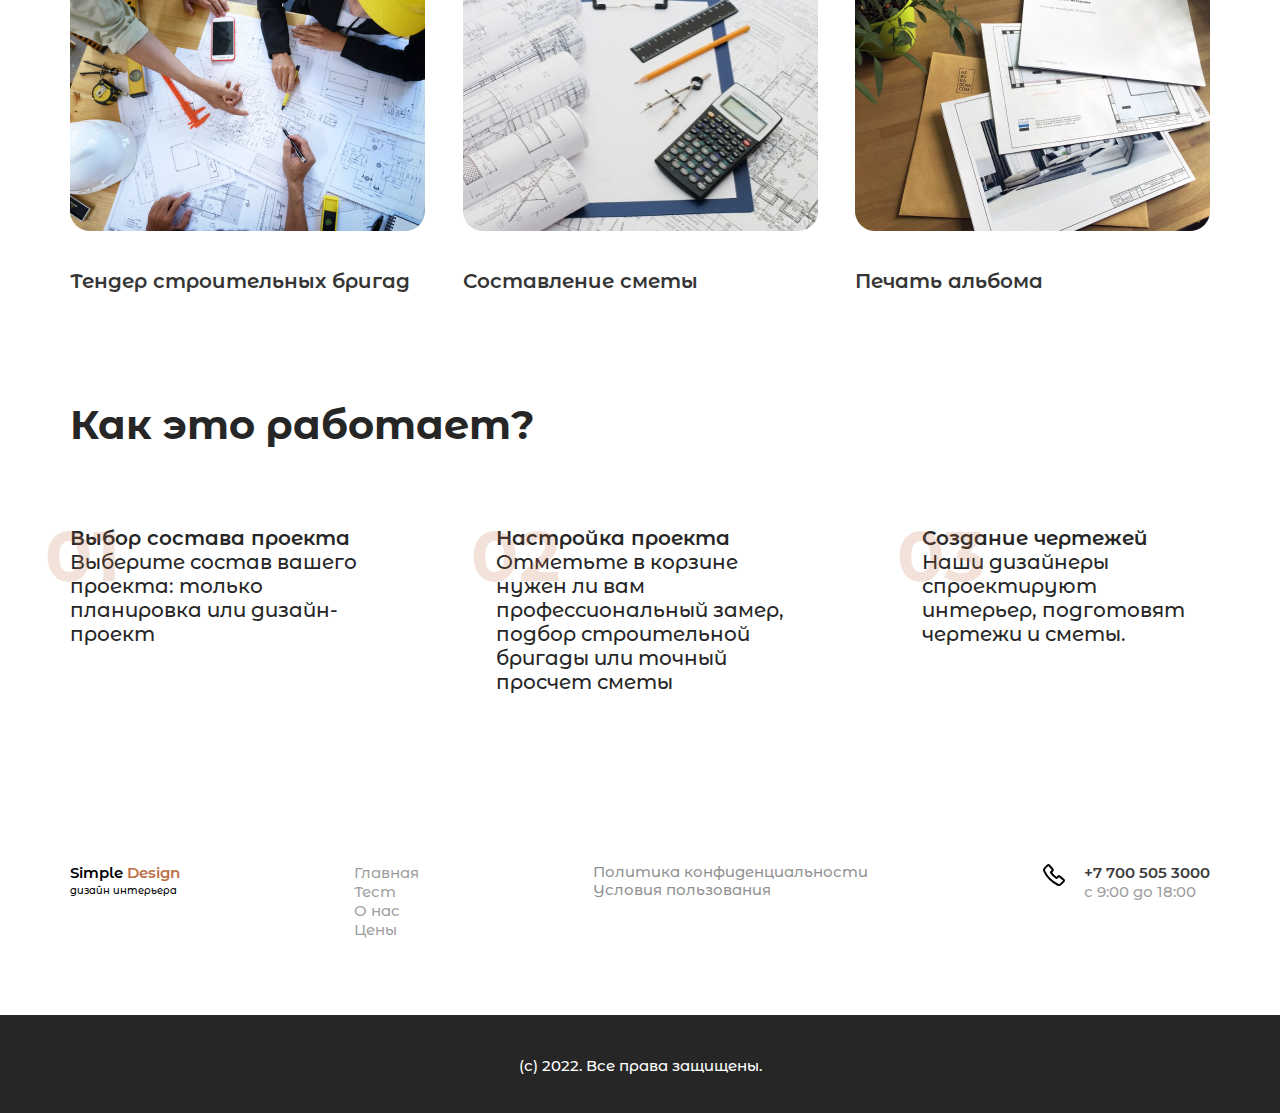
<file: pages/product/index.html>
<!doctype html>
<html lang="en">
<head>
    <meta charset="UTF-8">
    <meta name="viewport"
          content="width=device-width, user-scalable=no, initial-scale=1.0, maximum-scale=1.0, minimum-scale=1.0">
    <meta http-equiv="X-UA-Compatible" content="ie=edge">
    <title>Simple Design</title>

    <link
            rel="stylesheet"
            href="https://cdn.jsdelivr.net/npm/swiper/swiper-bundle.min.css"
    />

    <link rel="stylesheet" href="../../src/css/style.css">


</head>
<body>

<header class="header">
    <div class="container">
        <nav class="header__nav">
            <div class="header__title">
                <h1 class="header__title-title">Simple <span class="header-title_orange">Design</span></h1>
                <p class="header__title-subtitle">дизайн интерьера</p>
            </div>
            <ul class="header__links">
                <li><a href="../../index.html" class="header__links-link">Главная</a></li>
                <li><a href="" class="header__links-link">Тест</a></li>
                <li><a href="../catalog/index.html" class="header__links-link">Каталог</a></li>
                <li><a href="../about/index.html" class="header__links-link">О нас</a></li>
                <li><a href="../price/index.html" class="header__links-link">Цены</a></li>
            </ul>
            <div class="header__phone">
                <span>
                    <svg width="24" height="24" viewBox="0 0 24 24" fill="none" xmlns="http://www.w3.org/2000/svg">
<path d="M10.554 6.24L7.17099 2.335C6.78099 1.885 6.06599 1.887 5.61299 2.341L2.83099 5.128C2.00299 5.957 1.76599 7.188 2.24499 8.175C5.10661 14.1 9.88503 18.8851 15.806 21.755C16.792 22.234 18.022 21.997 18.85 21.168L21.658 18.355C22.113 17.9 22.114 17.181 21.66 16.791L17.74 13.426C17.33 13.074 16.693 13.12 16.282 13.532L14.918 14.898C14.8482 14.9712 14.7562 15.0194 14.6563 15.0353C14.5564 15.0512 14.4541 15.0339 14.365 14.986C12.1354 13.7021 10.286 11.8502 9.00499 9.619C8.95702 9.52975 8.93964 9.42723 8.95554 9.32716C8.97144 9.22708 9.01972 9.13499 9.09299 9.065L10.453 7.704C10.865 7.29 10.91 6.65 10.554 6.239V6.24Z" stroke="black" stroke-width="2" stroke-linecap="round" stroke-linejoin="round"/>
</svg>
</span>
                <div>
                    <h2 class="header__phone-title">+7 700 505 3000</h2>
                    <p class="header__phone-subtitle">с 9:00 до 18:00</p>
                </div>
            </div>
        </nav>
    </div>
</header>

<main>
    <section class="product">
        <div class="swiper mySwiper product-swiper">
            <div class="swiper-wrapper">
                <div class="swiper-slide"><img class="product-img1" src="../../src/images/product/1.png" alt=""></div>
                <div class="swiper-slide"><img class="product-img2" src="../../src/images/product/2.png" alt=""></div>
                <div class="swiper-slide"><img class="product-img3" src="../../src/images/product/3.png" alt=""></div>
                <div class="swiper-slide"><img class="product-img1" src="../../src/images/product/1.png" alt=""></div>
                <div class="swiper-slide"><img class="product-img2" src="../../src/images/product/2.png" alt=""></div>
                <div class="swiper-slide"><img class="product-img3" src="../../src/images/product/3.png" alt=""></div>
                <div class="swiper-slide"><img class="product-img1" src="../../src/images/product/1.png" alt=""></div>

            </div>
            <div class="swiper-pagination"></div>
        </div>
    </section>
    <section class="dark">
        <div class="container">
            <h2 class="dark-title">Гостиные</h2>
            <h2 class="dark-subtitle">Акварель (Dark)</h2>
            <div class="dark__row">
                <p class="dark__row-left">Lorem ipsum dolor sit amet, consectetur adipiscing elit. Ac consequat a, ligula consequat tellus. In tellus ultrices senectus nisl sit. </p>
            <p class="dark__row-right"><span class="orange">-Цветовая гамма:</span> прохладная палитра <br>
                <span class="orange">-Основные материалы:</span> краска, белая эмаль <br>
                <span class="orange">-Акцентные элементы:</span> лиловый цвет в отделке стен</p>
            </div>
            <button type="button" class="btn">
                <span>
                <svg width="23" height="26" viewBox="0 0 23 26" fill="none" xmlns="http://www.w3.org/2000/svg">
<path d="M1.96223 10.3202C2.01005 9.72439 2.28054 9.16844 2.71982 8.76308C3.15911 8.35772 3.73497 8.13269 4.3327 8.13281H18.6673C19.265 8.13269 19.8409 8.35772 20.2802 8.76308C20.7195 9.16844 20.99 9.72439 21.0378 10.3202L21.9924 22.2082C22.0186 22.5354 21.9769 22.8644 21.8697 23.1747C21.7626 23.4849 21.5924 23.7696 21.3698 24.0108C21.1472 24.252 20.8772 24.4445 20.5765 24.5762C20.2759 24.7079 19.9513 24.776 19.6231 24.7761H3.37691C3.0487 24.776 2.72408 24.7079 2.42346 24.5762C2.12285 24.4445 1.85275 24.252 1.63019 24.0108C1.40763 23.7696 1.23742 23.4849 1.13027 23.1747C1.02312 22.8644 0.981365 22.5354 1.00762 22.2082L1.96223 10.3202V10.3202Z" stroke="white" stroke-width="2" stroke-linecap="round" stroke-linejoin="round"/>
<path d="M16.2551 11.6992V5.75521C16.2551 4.49405 15.7541 3.28455 14.8623 2.39277C13.9705 1.50099 12.761 1 11.4998 1C10.2387 1 9.02917 1.50099 8.1374 2.39277C7.24562 3.28455 6.74463 4.49405 6.74463 5.75521V11.6992" stroke="white" stroke-width="2" stroke-linecap="round" stroke-linejoin="round"/>
</svg>

            </span>
                В корзину</button>
            <p class="dark-price">Стоимость комнаты: 30 000 тг</p>
<h2 class="dark-benefits">Что вы получаете</h2>
            <ul>
                <li class="dark-list">смета на мебель и освещение (названия и артикулы)</li>
                <li class="dark-list">ведомость материалов</li>
                <li class="dark-list">чертежи дизайна под вашу планировку (развертки стен)</li>
            </ul>
        </div>
    </section>
    <section class="extra">
        <div class="container">
            <h2 class="extra-title">Дополнительные услуги</h2>
            <div class="extra__cards">
                <a href="" class="extra__card">
                    <img class="extra__card-img" src="../../src/images/extra/1.png" alt="">
                    <h2 class="extra__card-text">Тендер строительных бригад</h2>
                </a>

                <a class="extra__card" href="">
                    <img class="extra__card-img" src="../../src/images/extra/2.png" alt="">
                    <h2 class="extra__card-text">Составление сметы</h2>
                </a>
                <a class="extra__card" href="">
                    <img class="extra__card-img" src="../../src/images/extra/3.png" alt="">
                    <h2 class="extra__card-text">Печать альбома</h2>
                </a>
            </div>
        </div>
    </section>
    <section class="how">
        <div class="container">
            <h2 class="how-title">Как это работает?</h2>
            <div class="how__row">
                <p class="how__row-text">Выбор состава проекта <br>
                   <span class="_notbold">Выберите состав вашего проекта: только планировка или дизайн-проект</span> </p>
                <p class="how__row-text2">Настройка проекта <br>
                   <span class="_notbold">Отметьте в корзине нужен ли вам профессиональный замер, подбор строительной бригады или точный просчет сметы</span> </p>
<p class="how__row-text3">Создание чертежей <br>
   <span class="_notbold">Наши дизайнеры спроектируют интерьер, подготовят чертежи и сметы.</span></p>
            </div>
        </div>
    </section>
</main>
<footer class="footer">
    <div class="container">
        <div class="footer__top">
            <div class="footer__top__title">
                <h1 class="footer__top__title-title">Simple <span class="footer-title_orange">Design</span></h1>
                <p class="footer__top__title-subtitle">дизайн интерьера</p>
            </div>
            <ul>
                <li><a class="footer__top-item" href="../../index.html">Главная</a></li>
                <li><a class="footer__top-item" href="">Тест</a></li>
                <li><a class="footer__top-item" href="../about/index.html">О нас</a></li>
                <li><a class="footer__top-item" href="../price/index.html">Цены</a></li>
            </ul>
            <a class="footer__top-link" href="">Политика конфиденциальности <br>
                Условия пользования</a>
            <div class="footer__top__phone">
                <span>
                    <svg width="24" height="24" viewBox="0 0 24 24" fill="none" xmlns="http://www.w3.org/2000/svg">
<path d="M10.554 6.24L7.17099 2.335C6.78099 1.885 6.06599 1.887 5.61299 2.341L2.83099 5.128C2.00299 5.957 1.76599 7.188 2.24499 8.175C5.10661 14.1 9.88503 18.8851 15.806 21.755C16.792 22.234 18.022 21.997 18.85 21.168L21.658 18.355C22.113 17.9 22.114 17.181 21.66 16.791L17.74 13.426C17.33 13.074 16.693 13.12 16.282 13.532L14.918 14.898C14.8482 14.9712 14.7562 15.0194 14.6563 15.0353C14.5564 15.0512 14.4541 15.0339 14.365 14.986C12.1354 13.7021 10.286 11.8502 9.00499 9.619C8.95702 9.52975 8.93964 9.42723 8.95554 9.32716C8.97144 9.22708 9.01972 9.13499 9.09299 9.065L10.453 7.704C10.865 7.29 10.91 6.65 10.554 6.239V6.24Z" stroke="black" stroke-width="2" stroke-linecap="round" stroke-linejoin="round"/>
</svg>
</span>
                <div>
                    <h2 class="footer__top__phone-title">+7 700 505 3000</h2>
                    <p class="footer__top__phone-subtitle">с 9:00 до 18:00</p>
                </div>
            </div>
        </div>

    </div>
    <div class="footer__bottom">
        <h2 class="footer__bottom-title">(с) 2022. Все права защищены.</h2>
    </div>
</footer>

<script src="https://cdn.jsdelivr.net/npm/swiper/swiper-bundle.min.js"></script>
<script src="../../src/js/product-swiper.js"></script>

</body>
</html>
</file>
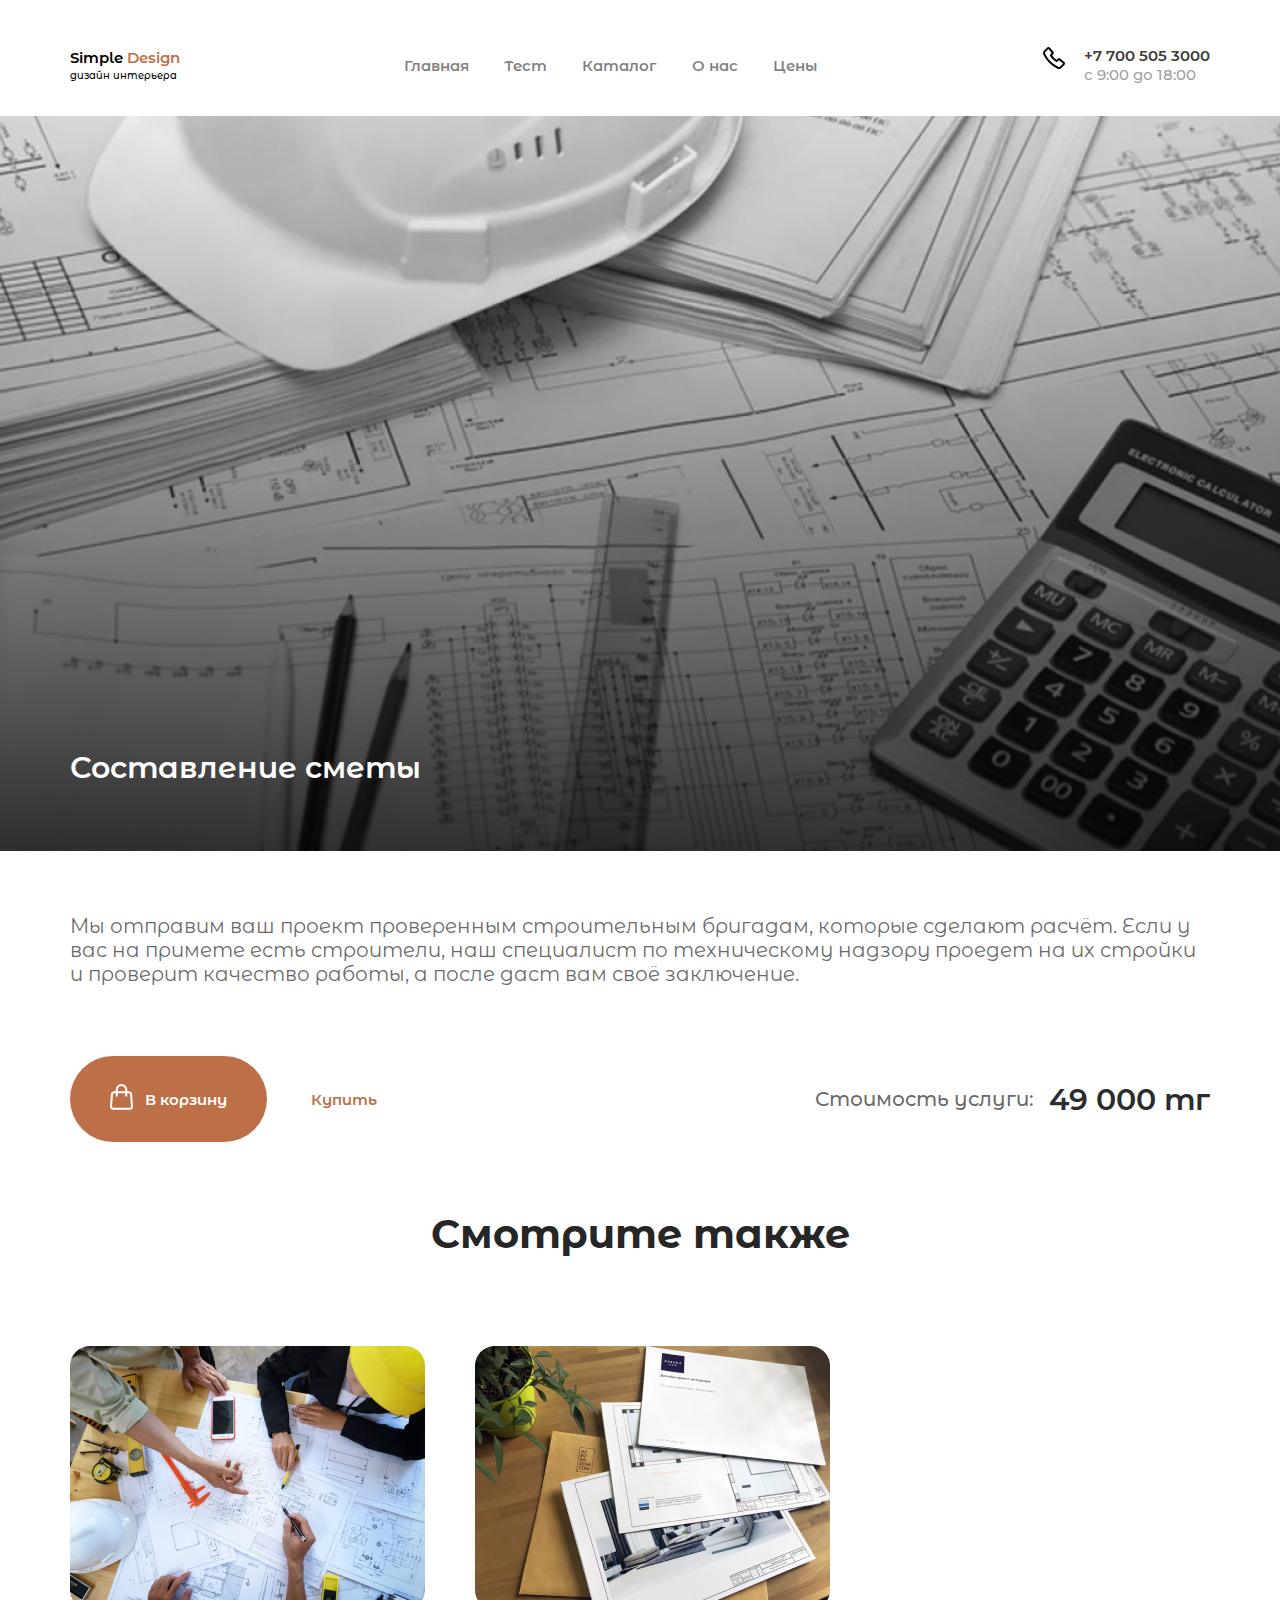
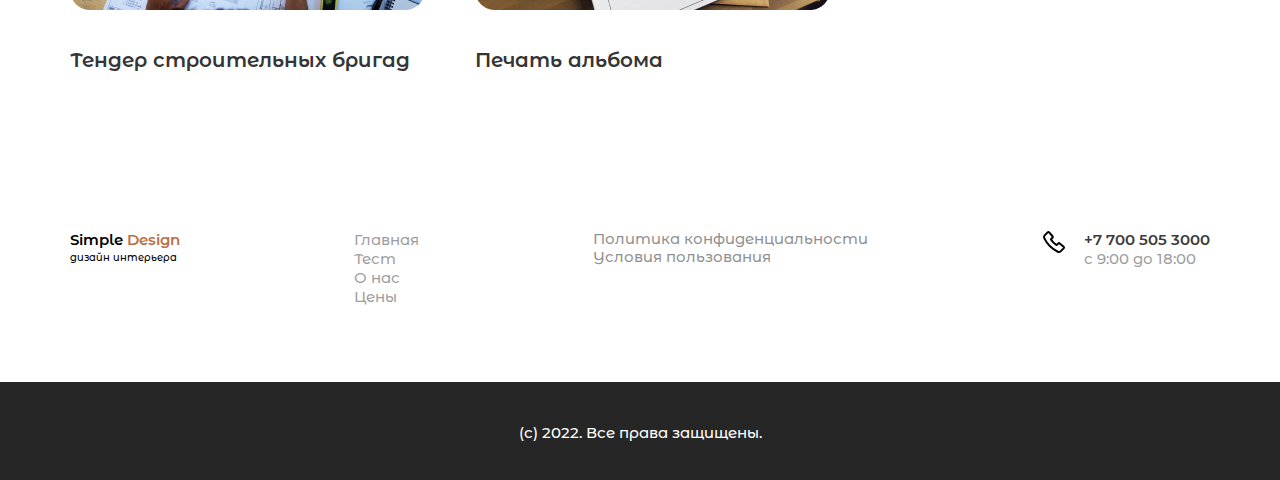
<file: pages/smeta/index.html>
<!doctype html>
<html lang="en">
<head>
    <meta charset="UTF-8">
    <meta name="viewport"
          content="width=device-width, user-scalable=no, initial-scale=1.0, maximum-scale=1.0, minimum-scale=1.0">
    <meta http-equiv="X-UA-Compatible" content="ie=edge">
    <title>Simple Design</title>
    <link rel="stylesheet" href="../../src/css/style.css">

</head>
<body>

<header class="header">
    <div class="container">
        <nav class="header__nav">
            <div class="header__title">
                <h1 class="header__title-title">Simple <span class="header-title_orange">Design</span></h1>
                <p class="header__title-subtitle">дизайн интерьера</p>
            </div>
            <ul class="header__links">
                <li><a href="../../index.html" class="header__links-link">Главная</a></li>
                <li><a href="" class="header__links-link">Тест</a></li>
                <li><a href="../catalog/index.html" class="header__links-link">Каталог</a></li>
                <li><a href="../about/index.html" class="header__links-link">О нас</a></li>
                <li><a href="../price/index.html" class="header__links-link">Цены</a></li>
            </ul>
            <div class="header__phone">
                <span>
                    <svg width="24" height="24" viewBox="0 0 24 24" fill="none" xmlns="http://www.w3.org/2000/svg">
<path d="M10.554 6.24L7.17099 2.335C6.78099 1.885 6.06599 1.887 5.61299 2.341L2.83099 5.128C2.00299 5.957 1.76599 7.188 2.24499 8.175C5.10661 14.1 9.88503 18.8851 15.806 21.755C16.792 22.234 18.022 21.997 18.85 21.168L21.658 18.355C22.113 17.9 22.114 17.181 21.66 16.791L17.74 13.426C17.33 13.074 16.693 13.12 16.282 13.532L14.918 14.898C14.8482 14.9712 14.7562 15.0194 14.6563 15.0353C14.5564 15.0512 14.4541 15.0339 14.365 14.986C12.1354 13.7021 10.286 11.8502 9.00499 9.619C8.95702 9.52975 8.93964 9.42723 8.95554 9.32716C8.97144 9.22708 9.01972 9.13499 9.09299 9.065L10.453 7.704C10.865 7.29 10.91 6.65 10.554 6.239V6.24Z" stroke="black" stroke-width="2" stroke-linecap="round" stroke-linejoin="round"/>
</svg>
</span>
                <div>
                    <h2 class="header__phone-title">+7 700 505 3000</h2>
                    <p class="header__phone-subtitle">с 9:00 до 18:00</p>
                </div>
            </div>
        </nav>
    </div>
</header>

<main>
    <section class="tender__img smeta__img">
        <div class="container">
            <h2 class="tender__img-text">Составление сметы</h2>
        </div>
    </section>
    <section class="tender__text">
        <div class="container">
            <p class="tender__text-text">Мы отправим ваш проект проверенным строительным бригадам, которые сделают расчёт. Если у вас на примете есть строители, наш специалист по техническому надзору проедет на их стройки и проверит качество работы, а после даст вам своё заключение.</p>
        <div class="tender__text__row">
            <div class="tender__text__row__btns">
                <button class="btn">
                    <span>
                        <svg width="23" height="26" viewBox="0 0 23 26" fill="none" xmlns="http://www.w3.org/2000/svg">
<path d="M1.96223 10.3202C2.01005 9.72439 2.28054 9.16844 2.71982 8.76308C3.15911 8.35772 3.73497 8.13269 4.3327 8.13281H18.6673C19.265 8.13269 19.8409 8.35772 20.2802 8.76308C20.7195 9.16844 20.99 9.72439 21.0378 10.3202L21.9924 22.2082C22.0186 22.5354 21.9769 22.8644 21.8697 23.1747C21.7626 23.4849 21.5924 23.7696 21.3698 24.0108C21.1472 24.252 20.8772 24.4445 20.5765 24.5762C20.2759 24.7079 19.9513 24.776 19.6231 24.7761H3.37691C3.0487 24.776 2.72408 24.7079 2.42346 24.5762C2.12285 24.4445 1.85275 24.252 1.63019 24.0108C1.40763 23.7696 1.23742 23.4849 1.13027 23.1747C1.02312 22.8644 0.981365 22.5354 1.00762 22.2082L1.96223 10.3202V10.3202Z" stroke="white" stroke-width="2" stroke-linecap="round" stroke-linejoin="round"/>
<path d="M16.2551 11.6992V5.75521C16.2551 4.49405 15.7541 3.28455 14.8623 2.39277C13.9705 1.50099 12.761 1 11.4998 1C10.2387 1 9.02917 1.50099 8.1374 2.39277C7.24562 3.28455 6.74463 4.49405 6.74463 5.75521V11.6992" stroke="white" stroke-width="2" stroke-linecap="round" stroke-linejoin="round"/>
</svg>

                    </span>
                    В корзину</button>
                <a class="tender__text__row-buy" href="">Купить</a>
            </div>
            <div class="tender__text__row__text">
                <p class="tender__text__row-info">Стоимость услуги:</p>
                <p class="tender__text__row-price">49 000 тг</p>
            </div>
        </div>
        </div>
    </section>
    <section class="extra">
        <div class="container">
            <h2 class="extra-title">Смотрите также</h2>
            <div class="extra__cards tender__else">
                <a href="../tender/index.html" class="extra__card">
                    <img class="extra__card-img" src="../../src/images/extra/1.png" alt="">
                    <h2 class="extra__card-text">Тендер строительных бригад</h2>
                </a>
                <a class="extra__card" href="../print/index.html">
                    <img class="extra__card-img" src="../../src/images/extra/3.png" alt="">
                    <h2 class="extra__card-text">Печать альбома</h2>
                </a>
            </div>
        </div>
    </section>
</main>
<footer class="footer">
    <div class="container">
        <div class="footer__top">
            <div class="footer__top__title">
                <h1 class="footer__top__title-title">Simple <span class="footer-title_orange">Design</span></h1>
                <p class="footer__top__title-subtitle">дизайн интерьера</p>
            </div>
            <ul>
                <li><a class="footer__top-item" href="../../index.html">Главная</a></li>
                <li><a class="footer__top-item" href="">Тест</a></li>
                <li><a class="footer__top-item" href="../about/index.html">О нас</a></li>
                <li><a class="footer__top-item" href="../price/index.html">Цены</a></li>
            </ul>
            <a class="footer__top-link" href="">Политика конфиденциальности <br>
                Условия пользования</a>
            <div class="footer__top__phone">
                <span>
                    <svg width="24" height="24" viewBox="0 0 24 24" fill="none" xmlns="http://www.w3.org/2000/svg">
<path d="M10.554 6.24L7.17099 2.335C6.78099 1.885 6.06599 1.887 5.61299 2.341L2.83099 5.128C2.00299 5.957 1.76599 7.188 2.24499 8.175C5.10661 14.1 9.88503 18.8851 15.806 21.755C16.792 22.234 18.022 21.997 18.85 21.168L21.658 18.355C22.113 17.9 22.114 17.181 21.66 16.791L17.74 13.426C17.33 13.074 16.693 13.12 16.282 13.532L14.918 14.898C14.8482 14.9712 14.7562 15.0194 14.6563 15.0353C14.5564 15.0512 14.4541 15.0339 14.365 14.986C12.1354 13.7021 10.286 11.8502 9.00499 9.619C8.95702 9.52975 8.93964 9.42723 8.95554 9.32716C8.97144 9.22708 9.01972 9.13499 9.09299 9.065L10.453 7.704C10.865 7.29 10.91 6.65 10.554 6.239V6.24Z" stroke="black" stroke-width="2" stroke-linecap="round" stroke-linejoin="round"/>
</svg>
</span>
                <div>
                    <h2 class="footer__top__phone-title">+7 700 505 3000</h2>
                    <p class="footer__top__phone-subtitle">с 9:00 до 18:00</p>
                </div>
            </div>
        </div>

    </div>
    <div class="footer__bottom">
        <h2 class="footer__bottom-title">(с) 2022. Все права защищены.</h2>
    </div>
</footer>

</body>
</html>
</file>
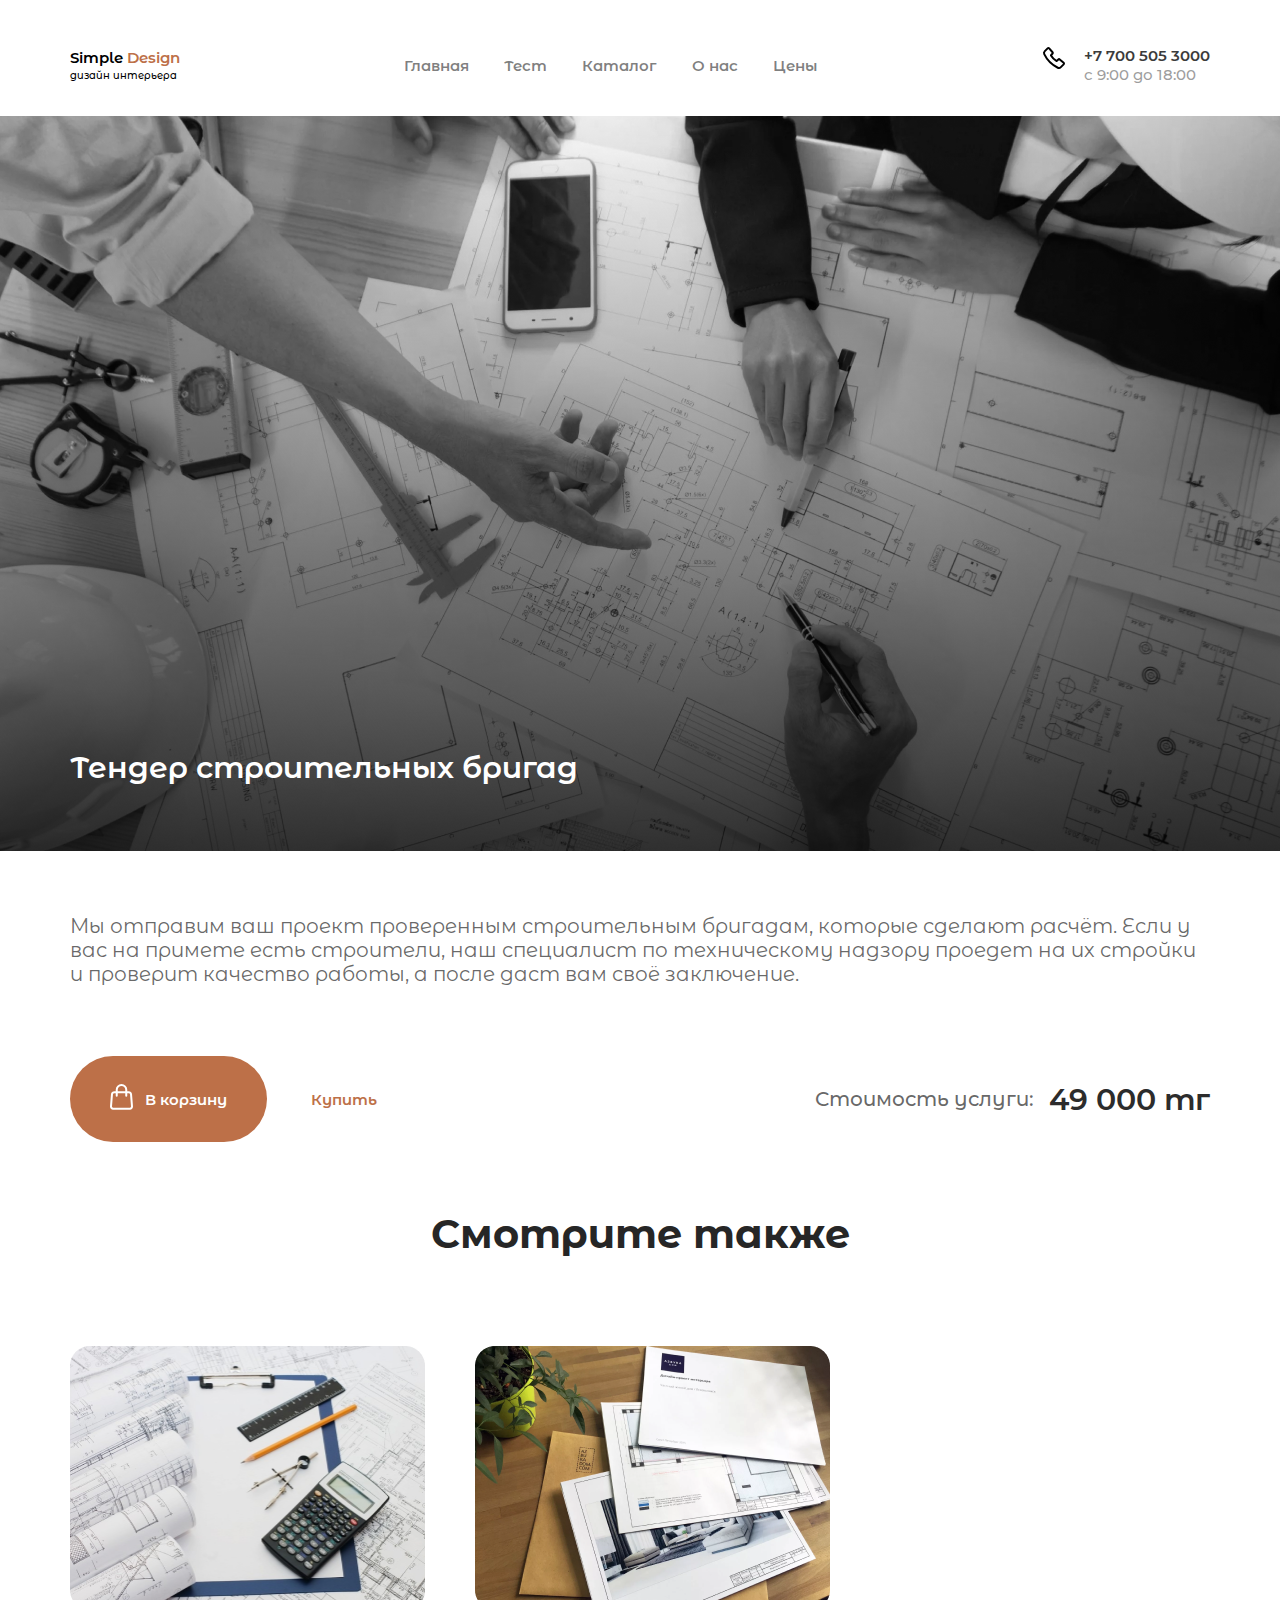
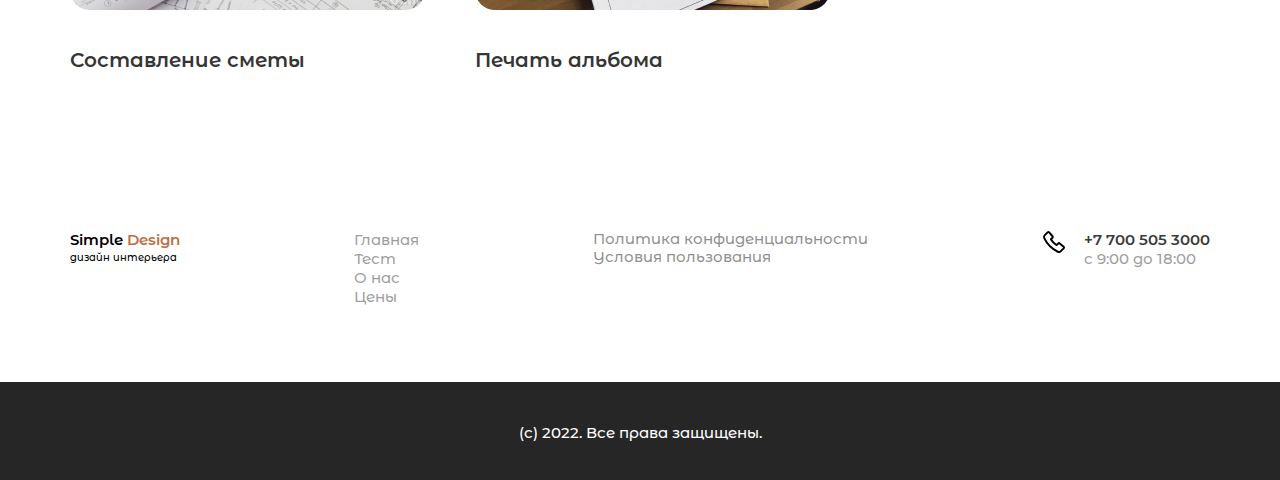
<file: pages/tender/index.html>
<!doctype html>
<html lang="en">
<head>
    <meta charset="UTF-8">
    <meta name="viewport"
          content="width=device-width, user-scalable=no, initial-scale=1.0, maximum-scale=1.0, minimum-scale=1.0">
    <meta http-equiv="X-UA-Compatible" content="ie=edge">
    <title>Simple Design</title>
    <link rel="stylesheet" href="../../src/css/style.css">

</head>
<body>

<header class="header">
    <div class="container">
        <nav class="header__nav">
            <div class="header__title">
                <h1 class="header__title-title">Simple <span class="header-title_orange">Design</span></h1>
                <p class="header__title-subtitle">дизайн интерьера</p>
            </div>
            <ul class="header__links">
                <li><a href="../../index.html" class="header__links-link">Главная</a></li>
                <li><a href="" class="header__links-link">Тест</a></li>
                <li><a href="../catalog/index.html" class="header__links-link">Каталог</a></li>
                <li><a href="../about/index.html" class="header__links-link">О нас</a></li>
                <li><a href="../price/index.html" class="header__links-link">Цены</a></li>
            </ul>
            <div class="header__phone">
                <span>
                    <svg width="24" height="24" viewBox="0 0 24 24" fill="none" xmlns="http://www.w3.org/2000/svg">
<path d="M10.554 6.24L7.17099 2.335C6.78099 1.885 6.06599 1.887 5.61299 2.341L2.83099 5.128C2.00299 5.957 1.76599 7.188 2.24499 8.175C5.10661 14.1 9.88503 18.8851 15.806 21.755C16.792 22.234 18.022 21.997 18.85 21.168L21.658 18.355C22.113 17.9 22.114 17.181 21.66 16.791L17.74 13.426C17.33 13.074 16.693 13.12 16.282 13.532L14.918 14.898C14.8482 14.9712 14.7562 15.0194 14.6563 15.0353C14.5564 15.0512 14.4541 15.0339 14.365 14.986C12.1354 13.7021 10.286 11.8502 9.00499 9.619C8.95702 9.52975 8.93964 9.42723 8.95554 9.32716C8.97144 9.22708 9.01972 9.13499 9.09299 9.065L10.453 7.704C10.865 7.29 10.91 6.65 10.554 6.239V6.24Z" stroke="black" stroke-width="2" stroke-linecap="round" stroke-linejoin="round"/>
</svg>
</span>
                <div>
                    <h2 class="header__phone-title">+7 700 505 3000</h2>
                    <p class="header__phone-subtitle">с 9:00 до 18:00</p>
                </div>
            </div>
        </nav>
    </div>
</header>

<main>
    <section class="tender__img">
        <div class="container">
            <h2 class="tender__img-text">Тендер строительных бригад</h2>
        </div>
    </section>
    <section class="tender__text">
        <div class="container">
            <p class="tender__text-text">Мы отправим ваш проект проверенным строительным бригадам, которые сделают расчёт. Если у вас на примете есть строители, наш специалист по техническому надзору проедет на их стройки и проверит качество работы, а после даст вам своё заключение.</p>
        <div class="tender__text__row">
            <div class="tender__text__row__btns">
                <button class="btn">
                    <span>
                        <svg width="23" height="26" viewBox="0 0 23 26" fill="none" xmlns="http://www.w3.org/2000/svg">
<path d="M1.96223 10.3202C2.01005 9.72439 2.28054 9.16844 2.71982 8.76308C3.15911 8.35772 3.73497 8.13269 4.3327 8.13281H18.6673C19.265 8.13269 19.8409 8.35772 20.2802 8.76308C20.7195 9.16844 20.99 9.72439 21.0378 10.3202L21.9924 22.2082C22.0186 22.5354 21.9769 22.8644 21.8697 23.1747C21.7626 23.4849 21.5924 23.7696 21.3698 24.0108C21.1472 24.252 20.8772 24.4445 20.5765 24.5762C20.2759 24.7079 19.9513 24.776 19.6231 24.7761H3.37691C3.0487 24.776 2.72408 24.7079 2.42346 24.5762C2.12285 24.4445 1.85275 24.252 1.63019 24.0108C1.40763 23.7696 1.23742 23.4849 1.13027 23.1747C1.02312 22.8644 0.981365 22.5354 1.00762 22.2082L1.96223 10.3202V10.3202Z" stroke="white" stroke-width="2" stroke-linecap="round" stroke-linejoin="round"/>
<path d="M16.2551 11.6992V5.75521C16.2551 4.49405 15.7541 3.28455 14.8623 2.39277C13.9705 1.50099 12.761 1 11.4998 1C10.2387 1 9.02917 1.50099 8.1374 2.39277C7.24562 3.28455 6.74463 4.49405 6.74463 5.75521V11.6992" stroke="white" stroke-width="2" stroke-linecap="round" stroke-linejoin="round"/>
</svg>

                    </span>
                    В корзину</button>
                <a class="tender__text__row-buy" href="">Купить</a>
            </div>
            <div class="tender__text__row__text">
                <p class="tender__text__row-info">Стоимость услуги:</p>
                <p class="tender__text__row-price">49 000 тг</p>
            </div>
        </div>
        </div>
    </section>
    <section class="extra">
        <div class="container">
            <h2 class="extra-title">Смотрите также</h2>
            <div class="extra__cards tender__else">
                <a class="extra__card" href="../smeta/index.html">
                    <img class="extra__card-img" src="../../src/images/extra/2.png" alt="">
                    <h2 class="extra__card-text">Составление сметы</h2>
                </a>
                <a class="extra__card" href="../print/index.html">
                    <img class="extra__card-img" src="../../src/images/extra/3.png" alt="">
                    <h2 class="extra__card-text">Печать альбома</h2>
                </a>
            </div>
        </div>
    </section>
</main>
<footer class="footer">
    <div class="container">
        <div class="footer__top">
            <div class="footer__top__title">
                <h1 class="footer__top__title-title">Simple <span class="footer-title_orange">Design</span></h1>
                <p class="footer__top__title-subtitle">дизайн интерьера</p>
            </div>
            <ul>
                <li><a class="footer__top-item" href="../../index.html">Главная</a></li>
                <li><a class="footer__top-item" href="">Тест</a></li>
                <li><a class="footer__top-item" href="../about/index.html">О нас</a></li>
                <li><a class="footer__top-item" href="../price/index.html">Цены</a></li>
            </ul>
            <a class="footer__top-link" href="">Политика конфиденциальности <br>
                Условия пользования</a>
            <div class="footer__top__phone">
                <span>
                    <svg width="24" height="24" viewBox="0 0 24 24" fill="none" xmlns="http://www.w3.org/2000/svg">
<path d="M10.554 6.24L7.17099 2.335C6.78099 1.885 6.06599 1.887 5.61299 2.341L2.83099 5.128C2.00299 5.957 1.76599 7.188 2.24499 8.175C5.10661 14.1 9.88503 18.8851 15.806 21.755C16.792 22.234 18.022 21.997 18.85 21.168L21.658 18.355C22.113 17.9 22.114 17.181 21.66 16.791L17.74 13.426C17.33 13.074 16.693 13.12 16.282 13.532L14.918 14.898C14.8482 14.9712 14.7562 15.0194 14.6563 15.0353C14.5564 15.0512 14.4541 15.0339 14.365 14.986C12.1354 13.7021 10.286 11.8502 9.00499 9.619C8.95702 9.52975 8.93964 9.42723 8.95554 9.32716C8.97144 9.22708 9.01972 9.13499 9.09299 9.065L10.453 7.704C10.865 7.29 10.91 6.65 10.554 6.239V6.24Z" stroke="black" stroke-width="2" stroke-linecap="round" stroke-linejoin="round"/>
</svg>
</span>
                <div>
                    <h2 class="footer__top__phone-title">+7 700 505 3000</h2>
                    <p class="footer__top__phone-subtitle">с 9:00 до 18:00</p>
                </div>
            </div>
        </div>

    </div>
    <div class="footer__bottom">
        <h2 class="footer__bottom-title">(с) 2022. Все права защищены.</h2>
    </div>
</footer>

</body>
</html>
</file>
<file: src/css/style.css>
@import url("https://fonts.googleapis.com/css2?family=Montserrat&family=Montserrat+Alternates:wght@500;600;700&display=swap");
* {
  padding: 0;
  margin: 0;
  -webkit-box-sizing: border-box;
          box-sizing: border-box;
  list-style-type: none;
  text-decoration: none;
  font-family: "Montserrat Alternates", sans-serif;
  font-style: normal;
  -webkit-transition: 0.5s all;
  transition: 0.5s all;
}

.container {
  max-width: 1180px;
  margin: 0 auto;
  padding: 0 20px;
}

.btn {
  padding: 28px 40px;
  font-weight: 600;
  font-size: 15px;
  color: #FFFFFF;
  background: #BD7048;
  border-radius: 100px;
  border: none;
  cursor: pointer;
  display: -webkit-box;
  display: -ms-flexbox;
  display: flex;
  -webkit-box-align: center;
      -ms-flex-align: center;
          align-items: center;
  -webkit-column-gap: 12px;
     -moz-column-gap: 12px;
          column-gap: 12px;
}
.btn:hover {
  background: #FAFAFA;
  color: #BD7048;
}

.btn2 {
  padding: 28px 40px;
  font-weight: 600;
  font-size: 15px;
  color: #BD7048;
  background: #FFDBC9;
  border-radius: 100px;
  border: none;
  cursor: pointer;
}
.btn2:hover {
  color: white;
  background: #BD7048;
}

.choose-btn {
  padding: 14px 35px 19px;
  background: #FAFAFA;
  border-radius: 100px;
  border: none;
  font-weight: 500;
  font-size: 15px;
  color: #BD7048;
  display: -webkit-box;
  display: -ms-flexbox;
  display: flex;
  -webkit-box-align: center;
      -ms-flex-align: center;
          align-items: center;
  -webkit-column-gap: 12px;
     -moz-column-gap: 12px;
          column-gap: 12px;
  cursor: pointer;
}
.choose-btn:hover {
  background: #BD7048;
  color: white;
}

.orange {
  color: #BD7048;
}

.header {
  padding: 46px 0 32px;
}
.header__nav {
  display: -webkit-box;
  display: -ms-flexbox;
  display: flex;
  -webkit-box-pack: justify;
      -ms-flex-pack: justify;
          justify-content: space-between;
  -webkit-box-align: center;
      -ms-flex-align: center;
          align-items: center;
}
.header__title-title {
  font-weight: 600;
  font-size: 15px;
  color: #000000;
  margin-bottom: 2px;
}
.header-title_orange {
  color: #BD7048;
}
.header__title-subtitle {
  font-weight: 500;
  font-size: 10px;
  color: #000000;
}
.header__links {
  display: -webkit-box;
  display: -ms-flexbox;
  display: flex;
  -webkit-column-gap: 35px;
     -moz-column-gap: 35px;
          column-gap: 35px;
}
.header__links-link {
  font-weight: 600;
  font-size: 15px;
  color: rgba(0, 0, 0, 0.5019607843);
}
.header__links-link:hover {
  color: #BD7048;
  text-decoration: underline;
}
.header__phone {
  display: -webkit-box;
  display: -ms-flexbox;
  display: flex;
}
.header__phone-title {
  font-weight: 600;
  font-size: 15px;
  color: #3B3B3B;
  margin-left: 18px;
}
.header__phone-subtitle {
  margin-left: 18px;
  font-weight: 500;
  font-size: 15px;
  color: rgba(59, 59, 59, 0.5);
}

.design {
  padding: 164px 0 0;
  position: relative;
  background: url("../images/design/1.png") center/cover no-repeat;
}
.design-title {
  font-weight: 600;
  font-size: 40px;
  line-height: 49px;
  text-align: center;
  color: #FFFFFF;
}
.design__center {
  text-align: center;
  display: -webkit-box;
  display: -ms-flexbox;
  display: flex;
  -webkit-box-pack: center;
      -ms-flex-pack: center;
          justify-content: center;
}
.design-btn {
  margin: 42px 0 160px;
}
.design__info {
  position: relative;
  bottom: -62px;
  display: -webkit-box;
  display: -ms-flexbox;
  display: flex;
  height: 204px;
  width: 1176px;
  border-radius: 50px;
  background: white;
  -webkit-box-pack: justify;
      -ms-flex-pack: justify;
          justify-content: space-between;
  -webkit-box-align: center;
      -ms-flex-align: center;
          align-items: center;
}
.design__info__card {
  display: -webkit-box;
  display: -ms-flexbox;
  display: flex;
  margin: 0 75px 0 75px;
}
.design__info-title {
  font-weight: 500;
  font-size: 20px;
  color: #262626;
  margin-left: 27px;
}
.design__info-subtitle {
  font-weight: 500;
  font-size: 16px;
  color: rgba(38, 38, 38, 0.6980392157);
  margin-left: 27px;
}
.design__order {
  position: absolute;
  right: 0;
  top: 45px;
  height: 119px;
  width: 347px;
  background: #262626;
  -webkit-box-shadow: 0 4px 36px rgba(0, 0, 0, 0.05);
          box-shadow: 0 4px 36px rgba(0, 0, 0, 0.05);
  border-bottom-left-radius: 100px;
  border-top-left-radius: 100px;
  display: -webkit-box;
  display: -ms-flexbox;
  display: flex;
  -webkit-box-align: center;
      -ms-flex-align: center;
          align-items: center;
}
.design__order-title {
  font-weight: 500;
  font-size: 15px;
  color: #FFFFFF;
}
.design__order-subtitle {
  font-weight: 500;
  font-size: 10px;
  color: rgba(255, 255, 255, 0.7);
}
.design__order__margin {
  padding-left: 53px;
}

.explain {
  padding: 200px 0 200px;
  position: relative;
}
.explain:before {
  content: "";
  height: 626px;
  width: 631px;
  position: absolute;
  right: 0;
  top: 205px;
  background: url("../images/explain/01 1.png") center/cover no-repeat;
  z-index: -1;
}
.explain-img {
  height: 414px;
  width: 321px;
}
.explain__cards {
  display: -webkit-box;
  display: -ms-flexbox;
  display: flex;
  -webkit-column-gap: 35px;
     -moz-column-gap: 35px;
          column-gap: 35px;
  -webkit-box-align: center;
      -ms-flex-align: center;
          align-items: center;
}
.explain__left {
  display: -webkit-box;
  display: -ms-flexbox;
  display: flex;
  -webkit-box-orient: vertical;
  -webkit-box-direction: normal;
      -ms-flex-direction: column;
          flex-direction: column;
  row-gap: 75px;
}
.explain__left-title {
  font-weight: 700;
  font-size: 40px;
  color: #262626;
}
.explain__left__card {
  display: -webkit-box;
  display: -ms-flexbox;
  display: flex;
}
.explain__left__card-number {
  font-weight: 700;
  font-size: 70px;
  margin-right: 40px;
  color: rgba(189, 112, 72, 0.2);
}
.explain__left__card-title {
  font-weight: 500;
  font-size: 20px;
  line-height: 24px;
  color: #262626;
}
.explain__left__card_opacity {
  color: rgba(38, 38, 38, 0.6980392157);
}

.services {
  padding-bottom: 122px;
  position: relative;
}
.services:before {
  content: "";
  background: url("../images/services/01 bg.png") center/cover no-repeat;
  height: 599px;
  width: 465px;
  position: absolute;
  right: 0;
  top: 84px;
  z-index: -1;
}
.services-title {
  font-weight: 700;
  font-size: 40px;
  text-align: center;
  color: #262626;
  margin-bottom: 84px;
}
.services__row {
  display: -webkit-box;
  display: -ms-flexbox;
  display: flex;
  -webkit-box-align: center;
      -ms-flex-align: center;
          align-items: center;
  -webkit-column-gap: 161px;
     -moz-column-gap: 161px;
          column-gap: 161px;
}
.services__left {
  display: -webkit-box;
  display: -ms-flexbox;
  display: flex;
  -webkit-box-orient: vertical;
  -webkit-box-direction: normal;
      -ms-flex-direction: column;
          flex-direction: column;
}
.services__left-title {
  font-weight: 600;
  font-size: 30px;
  color: #262626;
  margin-bottom: 23px;
}
.services__left-term {
  font-weight: 500;
  font-size: 20px;
  color: rgba(38, 38, 38, 0.7);
  margin-bottom: 30px;
}
.services__left-info {
  font-family: "Montserrat", sans-serif;
  font-style: normal;
  font-weight: 400;
  font-size: 20px;
  line-height: 24px;
  color: #000000;
  margin-bottom: 44px;
}
.services__left__list {
  display: -webkit-box;
  display: -ms-flexbox;
  display: flex;
  -webkit-box-orient: vertical;
  -webkit-box-direction: normal;
      -ms-flex-direction: column;
          flex-direction: column;
  position: relative;
  margin-left: 42px;
  row-gap: 3px;
}
.services__left__list:before {
  position: absolute;
  left: -42px;
  top: 0;
  width: 1px;
  content: "";
  height: 100px;
  background: #9F3535;
}
.services__left-item {
  list-style-type: disc;
}
.services__left__row {
  display: -webkit-box;
  display: -ms-flexbox;
  display: flex;
  -webkit-column-gap: 50px;
     -moz-column-gap: 50px;
          column-gap: 50px;
  -webkit-box-align: center;
      -ms-flex-align: center;
          align-items: center;
  margin-top: 100px;
}
.services__left__row-example {
  font-weight: 600;
  font-size: 15px;
  color: #BD7048;
  display: -webkit-box;
  display: -ms-flexbox;
  display: flex;
  -webkit-box-align: center;
      -ms-flex-align: center;
          align-items: center;
  -webkit-column-gap: 15px;
     -moz-column-gap: 15px;
          column-gap: 15px;
}
.services__left__row-example:hover {
  font-size: 18px;
}
.services__right {
  position: relative;
}
.services__right-img1 {
  height: 376px;
  width: 520.9999389648px;
}
.services__right-img2 {
  position: absolute;
  height: 300.9999961837px;
  width: 425.999994633px;
  left: 77px;
  bottom: -69px;
}
.services__bottom {
  position: relative;
  margin-top: 150px;
}
.services__bottom:before {
  content: "";
  height: 599px;
  width: 465px;
  left: -145px;
  top: -60px;
  position: absolute;
  background: url("../images/services/2 1 bg.png") center/cover no-repeat;
  z-index: -1;
}
.services__bottom__left__row {
  display: -webkit-box;
  display: -ms-flexbox;
  display: flex;
  -webkit-box-pack: right;
      -ms-flex-pack: right;
          justify-content: right;
  -webkit-column-gap: 50px;
     -moz-column-gap: 50px;
          column-gap: 50px;
  -webkit-box-align: center;
      -ms-flex-align: center;
          align-items: center;
  margin-top: 100px;
}
.services__bottom__left-img1 {
  height: 376px;
  width: 532px;
}
.services__bottom__left-img2 {
  position: absolute;
  width: 422px;
  height: 355px;
  left: 12px;
  bottom: -89px;
}
.services__list:before {
  position: absolute;
  left: -42px;
  top: 0;
  width: 1px;
  content: "";
  height: 155px;
  background: #9F3535;
}

.renovation {
  padding-bottom: 120px;
}
.renovation__row {
  display: -webkit-box;
  display: -ms-flexbox;
  display: flex;
  -webkit-box-pack: justify;
      -ms-flex-pack: justify;
          justify-content: space-between;
  -webkit-box-align: center;
      -ms-flex-align: center;
          align-items: center;
  gap: 0 218px;
}
.renovation__row-img {
  height: 369px;
  width: 379px;
}
.renovation__row__right-title {
  font-weight: 600;
  font-size: 30px;
  color: #262626;
}
.renovation__row__right-text {
  margin: 32px 0 39px;
  font-weight: 500;
  font-size: 20px;
  line-height: 24px;
  color: rgba(38, 38, 38, 0.7);
}

.rooms {
  padding-bottom: 112px;
}
.rooms__center {
  text-align: center;
}
.rooms__center-title {
  font-weight: 700;
  font-size: 40px;
  color: #262626;
}
.rooms__center-subtitle {
  font-weight: 500;
  font-size: 20px;
  line-height: 24px;
  color: rgba(38, 38, 38, 0.7);
  margin: 40px 0 40px;
}
.rooms__column {
  display: -webkit-box;
  display: -ms-flexbox;
  display: flex;
  -webkit-box-orient: vertical;
  -webkit-box-direction: normal;
      -ms-flex-direction: column;
          flex-direction: column;
  row-gap: 88px;
}
.rooms__row-title3 {
  position: relative;
  font-weight: 500;
  font-size: 30px;
  color: #262626;
  margin-bottom: 45px;
}
.rooms__row-title3:before {
  content: "";
  background: #CBCBCB;
  position: absolute;
  right: 0;
  top: 20px;
  width: 773px;
  height: 1px;
}
.rooms__row-title {
  position: relative;
  font-weight: 500;
  font-size: 30px;
  color: #262626;
  margin-bottom: 45px;
}
.rooms__row-title:before {
  content: "";
  background: #CBCBCB;
  position: absolute;
  right: 0;
  top: 20px;
  width: 999px;
  height: 1px;
}
.rooms__row-img {
  width: 363px;
  height: 226px;
}
.rooms__row__cards {
  display: -webkit-box;
  display: -ms-flexbox;
  display: flex;
  -webkit-box-pack: justify;
      -ms-flex-pack: justify;
          justify-content: space-between;
  -webkit-column-gap: 46px;
     -moz-column-gap: 46px;
          column-gap: 46px;
}
.rooms__row__card {
  width: calc(33.33333% - 30.66666px);
}
.rooms__row__card__choose {
  display: -webkit-box;
  display: -ms-flexbox;
  display: flex;
  -webkit-box-pack: justify;
      -ms-flex-pack: justify;
          justify-content: space-between;
  -webkit-box-align: center;
      -ms-flex-align: center;
          align-items: center;
  margin-top: 35px;
}
.rooms__row__card__choose-title {
  font-weight: 600;
  font-size: 20px;
  color: #353535;
}
.rooms__btn {
  display: -webkit-box;
  display: -ms-flexbox;
  display: flex;
  -webkit-box-pack: center;
      -ms-flex-pack: center;
          justify-content: center;
  margin-top: 100px;
}

.swiper-slide {
  text-align: center;
  font-size: 18px;
  background: #fff;
  /* Center slide text vertically */
  display: -webkit-box;
  display: -ms-flexbox;
  display: flex;
  -webkit-box-pack: center;
  -ms-flex-pack: center;
  justify-content: center;
  -webkit-box-align: center;
  -ms-flex-align: center;
  align-items: center;
}

.swiper-slide img {
  display: block;
  width: 100%;
  height: 100%;
  -o-object-fit: cover;
     object-fit: cover;
  border-radius: 20px;
}

.swiper-pagination-bullet {
  background: #BD7048;
  width: 97px;
  height: 3px;
  border-radius: 0;
}

.swiper__rooms {
  height: 65%;
  width: 100%;
}

.test {
  padding: 118px 0 119px;
  background: url("../images/test/bg.png") center/cover no-repeat;
}
.test-title {
  font-weight: 600;
  font-size: 30px;
  line-height: 37px;
  color: #FFFFFF;
}
.test-subtitle {
  font-weight: 500;
  font-size: 20px;
  line-height: 24px;
  color: rgba(255, 255, 255, 0.7);
  margin: 27px 0 35px;
}

.questions {
  padding: 106px 0 74px;
}
.questions__accordion-title {
  font-weight: 600;
  font-size: 20px;
  color: #262626;
  margin-left: 30px;
}
.questions-title {
  font-weight: 700;
  font-size: 40px;
  text-align: center;
  color: #262626;
  margin-bottom: 72px;
}

.accordion {
  height: 89px;
  width: 1186px;
  border-radius: 100px;
  background: #FAFAFA;
  display: -webkit-box;
  display: -ms-flexbox;
  display: flex;
  -webkit-box-align: center;
      -ms-flex-align: center;
          align-items: center;
  padding: 34px 20px;
  margin-top: 21px;
}

.content {
  max-height: 0;
  overflow: hidden;
  font-weight: 500;
  font-size: 20px;
  line-height: 24px;
  color: rgba(38, 38, 38, 0.7);
  margin: 34px 0 34px;
}

.footer {
  padding: 51px 0 0;
}
.footer-title_orange {
  color: #BD7048;
}
.footer__top {
  padding-bottom: 76px;
  display: -webkit-box;
  display: -ms-flexbox;
  display: flex;
  -webkit-box-pack: justify;
      -ms-flex-pack: justify;
          justify-content: space-between;
}
.footer__top__phone {
  display: -webkit-box;
  display: -ms-flexbox;
  display: flex;
}
.footer__top__phone-title {
  font-weight: 600;
  font-size: 15px;
  color: #3B3B3B;
  margin-left: 18px;
}
.footer__top__phone-subtitle {
  margin-left: 18px;
  font-weight: 500;
  font-size: 15px;
  color: rgba(59, 59, 59, 0.5);
}
.footer__top__title-title {
  font-weight: 600;
  font-size: 15px;
  color: #000000;
  margin-bottom: 2px;
}
.footer__top__title-subtitle {
  font-weight: 500;
  font-size: 10px;
  color: #000000;
}
.footer__top-item {
  font-weight: 500;
  font-size: 15px;
  color: rgba(59, 59, 59, 0.5);
}
.footer__top-item:hover {
  color: #BD7048;
  text-decoration: underline;
}
.footer__top-link {
  font-weight: 500;
  font-size: 15px;
  line-height: 18px;
  color: rgba(33, 33, 33, 0.5);
}
.footer__bottom {
  background: #262626;
  text-align: center;
  padding: 41px 0 38px;
}
.footer__bottom-title {
  font-weight: 500;
  font-size: 15px;
  color: #FFFFFF;
}

.team {
  padding: 39px 0 103px;
  text-align: center;
}
.team-title {
  font-weight: 500;
  font-size: 30px;
  color: #000000;
  opacity: 0.7;
}
.team-title_orange {
  color: #BD7048;
}
.team-subtitle {
  font-weight: 500;
  font-size: 50px;
  line-height: 61px;
  color: #060606;
  margin-top: 19px;
}

.team2 {
  height: 660px;
  width: 100%;
  background: url("../images/team/1.png") center/cover no-repeat;
}

.service {
  padding: 56px 0 132px;
  position: relative;
}
.service__card {
  display: -webkit-box;
  display: -ms-flexbox;
  display: flex;
  gap: 45px 0;
  -webkit-box-orient: vertical;
  -webkit-box-direction: normal;
      -ms-flex-direction: column;
          flex-direction: column;
}
.service__card-title {
  font-weight: 400;
  font-size: 43px;
  line-height: 52px;
  color: #000000;
}
.service__card-title_orange {
  color: #BD7048;
}
.service__card-subtitle {
  font-weight: 400;
  font-size: 20px;
  line-height: 24px;
  color: #000000;
  width: 662px;
}
.service-img {
  position: absolute;
  width: 542px;
  height: 424px;
  top: 31px;
  right: 0;
}

.people {
  padding-bottom: 100px;
}
.people__text {
  display: -webkit-box;
  display: -ms-flexbox;
  display: flex;
  -webkit-box-pack: right;
      -ms-flex-pack: right;
          justify-content: right;
}
.people__text-title {
  position: relative;
  font-weight: 400;
  font-size: 43px;
  line-height: 52px;
  color: #000000;
  margin-bottom: 60px;
}
.people__text-title:before {
  content: "";
  width: 556px;
  height: 1px;
  background: #000000;
  position: absolute;
  left: -619px;
  top: 25px;
}
.people__text-title_orange {
  color: #BD7048;
}
.people-img {
  width: 1000px;
  height: 600px;
}

.swiper-slide {
  text-align: center;
  font-size: 18px;
  background: #fff;
  /* Center slide text vertically */
  display: -webkit-box;
  display: -ms-flexbox;
  display: flex;
  -webkit-box-pack: center;
  -ms-flex-pack: center;
  justify-content: center;
  -webkit-box-align: center;
  -ms-flex-align: center;
  align-items: center;
}

.swiper-slide img {
  display: block;
  width: 100%;
  height: 100%;
  -o-object-fit: cover;
     object-fit: cover;
}

.swiper_width {
  width: 95%;
  height: 100%;
}

.swiper-button-next:after, .swiper-button-prev:after {
  color: #BD7048;
}

.designer {
  padding-bottom: 65px;
}
.designer__row {
  display: -webkit-box;
  display: -ms-flexbox;
  display: flex;
  -webkit-box-pack: justify;
      -ms-flex-pack: justify;
          justify-content: space-between;
  -webkit-column-gap: 130px;
     -moz-column-gap: 130px;
          column-gap: 130px;
}
.designer-img {
  width: 384px;
  height: 462px;
}
.designer-person {
  font-weight: 400;
  font-size: 43px;
  color: #1B1B1B;
}
.designer-subtitle {
  font-weight: 400;
  font-size: 20px;
  line-height: 24px;
  color: #7E7E7E;
  margin: 20px 0 35px;
}
.designer-text, .designer-text_list {
  font-family: "Montserrat", sans-serif;
  font-weight: 400;
  font-size: 20px;
  line-height: 24px;
  color: #000000;
}
.designer-text_list {
  list-style-type: disc;
  margin-left: 20px;
}

.projects {
  padding-bottom: 102px;
}
.projects-title {
  position: relative;
  font-weight: 500;
  font-size: 40px;
  line-height: 49px;
  color: #363636;
  margin-bottom: 44px;
}
.projects-title:before {
  content: "";
  width: 540px;
  height: 1px;
  background: #000000;
  position: absolute;
  right: 0;
  top: 25px;
}
.projects__img {
  background: url("../images/projects/1.png") center/cover no-repeat;
  width: 100%;
  height: 662px;
  display: -webkit-box;
  display: -ms-flexbox;
  display: flex;
  -webkit-box-orient: vertical;
  -webkit-box-direction: normal;
      -ms-flex-direction: column;
          flex-direction: column;
  -webkit-box-pack: center;
      -ms-flex-pack: center;
          justify-content: center;
  -webkit-box-align: center;
      -ms-flex-align: center;
          align-items: center;
}
.projects__img-text {
  font-weight: 500;
  font-size: 30px;
  line-height: 37px;
  text-align: center;
  color: #FFFFFF;
  margin-top: 36px;
}

.planing {
  padding: 109px 0 85px;
}
.planing_bold {
  font-weight: 600;
}
.planing__row {
  display: -webkit-box;
  display: -ms-flexbox;
  display: flex;
  -webkit-box-pack: justify;
      -ms-flex-pack: justify;
          justify-content: space-between;
  gap: 0 80px;
}
.planing-text, .planing__left-list, .planing__left-days, .planing .planing__right-text, .planing .planing__right-list {
  font-family: "Montserrat", sans-serif;
  font-weight: 400;
  font-size: 20px;
  line-height: 24px;
  color: #000000;
}
.planing__left-list {
  list-style-type: disc;
  margin-left: 20px;
}
.planing__left-if, .planing__left-term, .planing__left-benefits, .planing__left__price-title {
  font-family: "Montserrat", sans-serif;
  font-weight: 600;
  font-size: 20px;
  color: #000000;
  margin: 26px 0 34px;
}
.planing__left-title {
  position: relative;
  font-weight: 600;
  font-size: 30px;
  color: #FFFFFF;
  margin-bottom: 58px;
}
.planing__left-title:before {
  content: "";
  width: 35px;
  height: 1px;
  background: #FFFFFF;
  position: relative;
  left: 0;
  top: 0;
}
.planing__left-title:after {
  content: "";
  height: 90px;
  width: 734px;
  border-bottom-right-radius: 15px;
  border-top-right-radius: 15px;
  background: #BD7048;
  position: absolute;
  left: -132px;
  top: -25px;
  z-index: -1;
}
.planing__left-benefits {
  margin-top: 50px;
}
.planing__left__price {
  display: -webkit-box;
  display: -ms-flexbox;
  display: flex;
  -webkit-column-gap: 200px;
     -moz-column-gap: 200px;
          column-gap: 200px;
  -webkit-box-align: center;
      -ms-flex-align: center;
          align-items: center;
  margin-top: 31px;
}
.planing__left__price-price {
  font-weight: 500;
  font-size: 30px;
  color: #BD7048;
}
.planing__left__btns {
  display: -webkit-box;
  display: -ms-flexbox;
  display: flex;
  -webkit-column-gap: 19px;
     -moz-column-gap: 19px;
          column-gap: 19px;
  margin-top: 55px;
}
.planing__right-text, .planing__right-list {
  font-family: "Montserrat", sans-serif;
  font-weight: 400;
  font-size: 20px;
  line-height: 24px;
  color: #000000;
}
.planing__right-if, .planing__right-term, .planing__right-benefits {
  font-family: "Montserrat", sans-serif;
  font-weight: 600;
  font-size: 20px;
  color: #000000;
  margin: 26px 0 34px;
}
.planing__right-benefits {
  margin-top: 50px;
}
.planing__right-list {
  list-style-type: disc;
  margin-left: 20px;
}
.planing__right-title {
  position: relative;
  font-weight: 600;
  font-size: 30px;
  color: #FFFFFF;
  margin-bottom: 58px;
}
.planing__right-title:before {
  content: "";
  width: 35px;
  height: 1px;
  background: #FFFFFF;
  position: relative;
  left: 0;
  top: 0;
}
.planing__right-title:after {
  content: "";
  height: 90px;
  width: 869px;
  background: #DB916B;
  border-top-left-radius: 15px;
  border-bottom-left-radius: 15px;
  position: absolute;
  right: -83px;
  top: -25px;
  z-index: -2;
}
.planing__right__price {
  display: -webkit-box;
  display: -ms-flexbox;
  display: flex;
  -webkit-box-pack: justify;
      -ms-flex-pack: justify;
          justify-content: space-between;
  -webkit-box-align: center;
      -ms-flex-align: center;
          align-items: center;
  margin-top: 31px;
}
.planing__right__price-price {
  font-weight: 500;
  font-size: 30px;
  color: #BD7048;
}
.planing__right__btns {
  display: -webkit-box;
  display: -ms-flexbox;
  display: flex;
  -webkit-column-gap: 5px;
     -moz-column-gap: 5px;
          column-gap: 5px;
  margin-top: 55px;
}

.extra {
  padding-bottom: 107px;
}
.extra-title {
  font-weight: 700;
  font-size: 40px;
  color: #262626;
  margin-bottom: 88px;
  text-align: center;
}
.extra__cards {
  display: -webkit-box;
  display: -ms-flexbox;
  display: flex;
  -webkit-box-pack: justify;
      -ms-flex-pack: justify;
          justify-content: space-between;
  -webkit-box-align: center;
      -ms-flex-align: center;
          align-items: center;
}
.extra__card {
  display: -webkit-box;
  display: -ms-flexbox;
  display: flex;
  -webkit-box-orient: vertical;
  -webkit-box-direction: normal;
      -ms-flex-direction: column;
          flex-direction: column;
  row-gap: 38px;
}
.extra__card-img {
  height: 264px;
  width: 355px;
}
.extra__card-text {
  font-weight: 600;
  font-size: 20px;
  line-height: 24px;
  color: #353535;
}

.swiper-slide {
  text-align: center;
  font-size: 18px;
  background: #fff;
  /* Center slide text vertically */
  display: -webkit-box;
  display: -ms-flexbox;
  display: flex;
  -webkit-box-pack: center;
  -ms-flex-pack: center;
  justify-content: center;
  -webkit-box-align: center;
  -ms-flex-align: center;
  align-items: center;
}

.swiper-slide img {
  display: block;
  width: 100%;
  height: 100%;
  -o-object-fit: cover;
     object-fit: cover;
}

.swiper-slide {
  width: 60%;
}

.swiper-slide:nth-child(2n) {
  width: 40%;
}

.swiper-slide:nth-child(3n) {
  width: 20%;
}

.product-swiper {
  width: 100%;
  height: 100%;
}

.product-img1 {
  width: 674px;
  height: 495px;
}

.product-img2 {
  width: 313px;
  height: 495px;
}

.product-img3 {
  width: 413px;
  height: 495px;
}

.product {
  height: 495px;
  margin-top: 59px;
}

.dark {
  padding: 88px 0 127px;
}
.dark-title {
  font-weight: 500;
  font-size: 20px;
  color: #BD7048;
}
.dark-subtitle {
  font-weight: 600;
  font-size: 30px;
  line-height: 37px;
  color: #262626;
  margin: 10px 0 25px;
}
.dark__row {
  display: -webkit-box;
  display: -ms-flexbox;
  display: flex;
  -webkit-box-pack: justify;
      -ms-flex-pack: justify;
          justify-content: space-between;
  gap: 0 118px;
  margin-bottom: 40px;
}
.dark__row-left, .dark__row-right {
  font-weight: 400;
  font-size: 20px;
  line-height: 24px;
  color: rgba(38, 38, 38, 0.7);
}
.dark__row-left {
  width: 463px;
}
.dark-price {
  font-weight: 500;
  font-size: 20px;
  line-height: 24px;
  color: rgba(38, 38, 38, 0.7);
  margin: 10px 0 59px;
}
.dark-benefits {
  font-weight: 700;
  font-size: 30px;
  line-height: 37px;
  color: #262626;
  margin-bottom: 25px;
}
.dark-list {
  font-weight: 500;
  font-size: 20px;
  line-height: 24px;
  color: #262626;
  list-style-type: disc;
}

.how {
  padding-bottom: 118px;
}
.how-title {
  font-weight: 700;
  font-size: 40px;
  color: #262626;
}
.how__row {
  display: -webkit-box;
  display: -ms-flexbox;
  display: flex;
  -webkit-box-pack: justify;
      -ms-flex-pack: justify;
          justify-content: space-between;
  margin-top: 77px;
}
.how__row-text {
  position: relative;
  font-weight: 600;
  font-size: 20px;
  line-height: 24px;
  color: #262626;
  width: 288px;
}
.how__row-text:before {
  content: "01";
  position: absolute;
  font-weight: 700;
  font-size: 70px;
  color: rgba(189, 112, 72, 0.2);
  left: -25px;
  top: 18px;
}
.how__row-text2 {
  position: relative;
  font-weight: 600;
  font-size: 20px;
  line-height: 24px;
  color: #262626;
  width: 288px;
}
.how__row-text2:before {
  content: "02";
  position: absolute;
  font-weight: 700;
  font-size: 70px;
  color: rgba(189, 112, 72, 0.2);
  left: -25px;
  top: 18px;
}
.how__row-text3 {
  position: relative;
  font-weight: 600;
  font-size: 20px;
  line-height: 24px;
  color: #262626;
  width: 288px;
}
.how__row-text3:before {
  content: "03";
  position: absolute;
  font-weight: 700;
  font-size: 70px;
  color: rgba(189, 112, 72, 0.2);
  left: -25px;
  top: 18px;
}

._notbold {
  font-weight: 500;
}

.tender__img {
  padding: 633px 0 65px;
  background: url("../images/tender__img/bg.png") center/cover no-repeat;
}
.tender__img-text {
  font-weight: 600;
  font-size: 30px;
  color: #FFFFFF;
}

.tender__text {
  padding: 63px 0 67px;
}
.tender__text-text {
  font-weight: 400;
  font-size: 20px;
  line-height: 24px;
  color: rgba(38, 38, 38, 0.7);
  margin-bottom: 70px;
}
.tender__text__row {
  display: -webkit-box;
  display: -ms-flexbox;
  display: flex;
  -webkit-box-pack: justify;
      -ms-flex-pack: justify;
          justify-content: space-between;
  -webkit-box-align: center;
      -ms-flex-align: center;
          align-items: center;
}
.tender__text__row__btns {
  display: -webkit-box;
  display: -ms-flexbox;
  display: flex;
  -webkit-column-gap: 44px;
     -moz-column-gap: 44px;
          column-gap: 44px;
  -webkit-box-align: center;
      -ms-flex-align: center;
          align-items: center;
}
.tender__text__row-buy {
  font-weight: 600;
  font-size: 15px;
  color: #BD7048;
}
.tender__text__row__text {
  display: -webkit-box;
  display: -ms-flexbox;
  display: flex;
  -webkit-column-gap: 15px;
     -moz-column-gap: 15px;
          column-gap: 15px;
  -webkit-box-align: center;
      -ms-flex-align: center;
          align-items: center;
}
.tender__text__row-info {
  font-weight: 500;
  font-size: 20px;
  color: rgba(38, 38, 38, 0.7);
}
.tender__text__row-price {
  font-weight: 600;
  font-size: 30px;
  color: #2C2C2C;
}

.tender__else {
  display: -webkit-box;
  display: -ms-flexbox;
  display: flex;
  -webkit-box-pack: left;
      -ms-flex-pack: left;
          justify-content: left;
  -webkit-column-gap: 50px;
     -moz-column-gap: 50px;
          column-gap: 50px;
}

.smeta__img {
  background: url("../images/smeta/bg.png") center/cover no-repeat;
}

.print__img {
  background: url("../images/print__img/bg.png") center/cover no-repeat;
}

.my-order {
  position: fixed;
  left: 0;
  top: 0;
  width: 100%;
  height: 100vh;
  background: rgba(0, 0, 0, 0.5019607843);
  z-index: 5;
  display: none;
  -webkit-box-pack: center;
      -ms-flex-pack: center;
          justify-content: center;
  -webkit-box-align: center;
      -ms-flex-align: center;
          align-items: center;
}
.my-order__column {
  padding: 20px 25px 20px 70px;
  width: 100%;
  max-width: 800px;
  background: white;
  border-radius: 10px;
  position: relative;
}
.my-order-title {
  font-weight: 600;
  font-size: 30px;
  line-height: 37px;
  color: #262626;
  margin-bottom: 21px;
}
.my-order-exit {
  font-weight: 500;
  font-size: 20px;
  line-height: 24px;
  color: rgba(40, 40, 40, 0.7);
  position: absolute;
  right: 22px;
  top: 30px;
  cursor: pointer;
}
.my-order__row {
  display: -webkit-box;
  display: -ms-flexbox;
  display: flex;
  -webkit-column-gap: 25px;
     -moz-column-gap: 25px;
          column-gap: 25px;
  margin-bottom: 25px;
  -webkit-box-align: center;
      -ms-flex-align: center;
          align-items: center;
}
.my-order__row-img {
  width: 128px;
  height: 94px;
}
.my-order__row-text {
  font-weight: 500;
  font-size: 20px;
  line-height: 24px;
  color: rgba(55, 55, 55, 0.5);
}
.my-order-btn {
  margin-top: 24px;
}
.my-order__btn {
  display: -webkit-box;
  display: -ms-flexbox;
  display: flex;
  -webkit-box-pack: center;
      -ms-flex-pack: center;
          justify-content: center;
}

.order {
  cursor: pointer;
}
</file>
<file: src/css/media.css>
@media (max-width: 1024px) {
    .design__info{
        width: 956px;
    }
    .explain:before{
        width: 350px;
    }
    .services:before{
        width: 350px;
    }
    .services__bottom:before{
        width: 350px;
    }
    .rooms__row-title:before{
        width: 755px;
    }
    .rooms__row-title3:before{
        width: 573px;
    }
    .accordion{
        width: 100%;
    }

    
}

@media (max-width: 992px) {
    .design__order{
        height: 101px;
        width: 287px;
    }
    .design-title {
        font-size: 27px;
    }
    .design__info__card{
        margin: 0 13px 0 25px;
    }
    .design__info {
        width: 734px;
    }
    .renovation__row{
        gap: 0 99px;
    }
    .services__right-img1 {
        height: 341px;
        width: 452.999939px;
    }
    .services__right-img2{
        height: 280.999996px;
        width: 363.999995px;
    }
    .services__row{
        column-gap: 59px;
    }
    .services__left-info{
        font-size: 15px;
    }
    .services:before {
        width: 350px;
        height: 540px;
    }
    .services__bottom__left-img1 {
        height: 330px;
        width: 403px;
    }
    .services__bottom__left-img2{
        bottom: 48px;
        width: 339px;
        height: 286px;
    }
    .services__bottom:before{
        top: 31px;

    }
    .services__left-title{
        font-size: 20px;
    }
    .services__left-item{
        font-size: 15px;
    }
    .rooms__row-title:before {
        width: 539px;
    }
    .swiper-pagination-bullet{
        width: 51px;
    }
    .rooms__row-title3:before {
        width: 366px;
    }
    .choose-btn{
        padding: 11px 12px 11px;
    }

    }

@media (max-width: 767px) {
    .header__links{
        column-gap: 8px;
    }
    .header__phone-title{
        font-size: 12px;
    }
    .header__links-link{
        font-size: 13px;
    }
    .design__info-title{
        font-size: 13px;
        margin-left: 14px;
    }
    .design__info-subtitle{
        font-size: 14px;
        margin-left: 14px;
    }
    .design__info {
        width: 546px;
    }
    .explain-img {
        height: 351px;
        width: 257px;
    }
    .explain__left__card-title{
        font-size: 13px;
    }
    .explain__left__card-number{
        font-size: 46px;
    }
    .explain__left-title{
        font-size: 21px;
    }
    .explain:before{
        top: 303px;
        height: 546px;
        width: 217px;
    }
    .explain__left{
        row-gap: 40px;
    }
    .explain {
        padding: 103px 0 100px;
        position: relative;
    }
    .services__right-img1 {
        height: 248px;
        width: 305px;
    }
    .services__right-img2 {
        height: 189px;
        width: 226px;
    }
    .services__bottom__left-img2 {
        bottom: 173px;
        width: 258px;
        height: 216px;
    }
    .services__bottom__left-img1 {
        height: 228px;
        width: 264px;
    }
    .renovation__row-img {
        height: 272px;
        width: 303px;
    }
    .renovation__row__right-title{
        font-size: 15px;
    }
    .renovation__row__right-text{
        font-size: 14px;
        margin: 18px 0 23px;
    }
    .btn{
        font-size: 10px;
        padding: 22px 20px;
    }
    .rooms__row__card__choose-title{
        font-size: 9px;
    }
    .choose-btn {
        padding: 8px 7px 9px;
        font-size: 10px;
    }
    .swiper-pagination-bullet {
        width: 35px;
    }
    .rooms__row-title:before {
        width: 375px;
    }
    .rooms__row-title3:before {
        width: 166px;
    }




}
</file>
